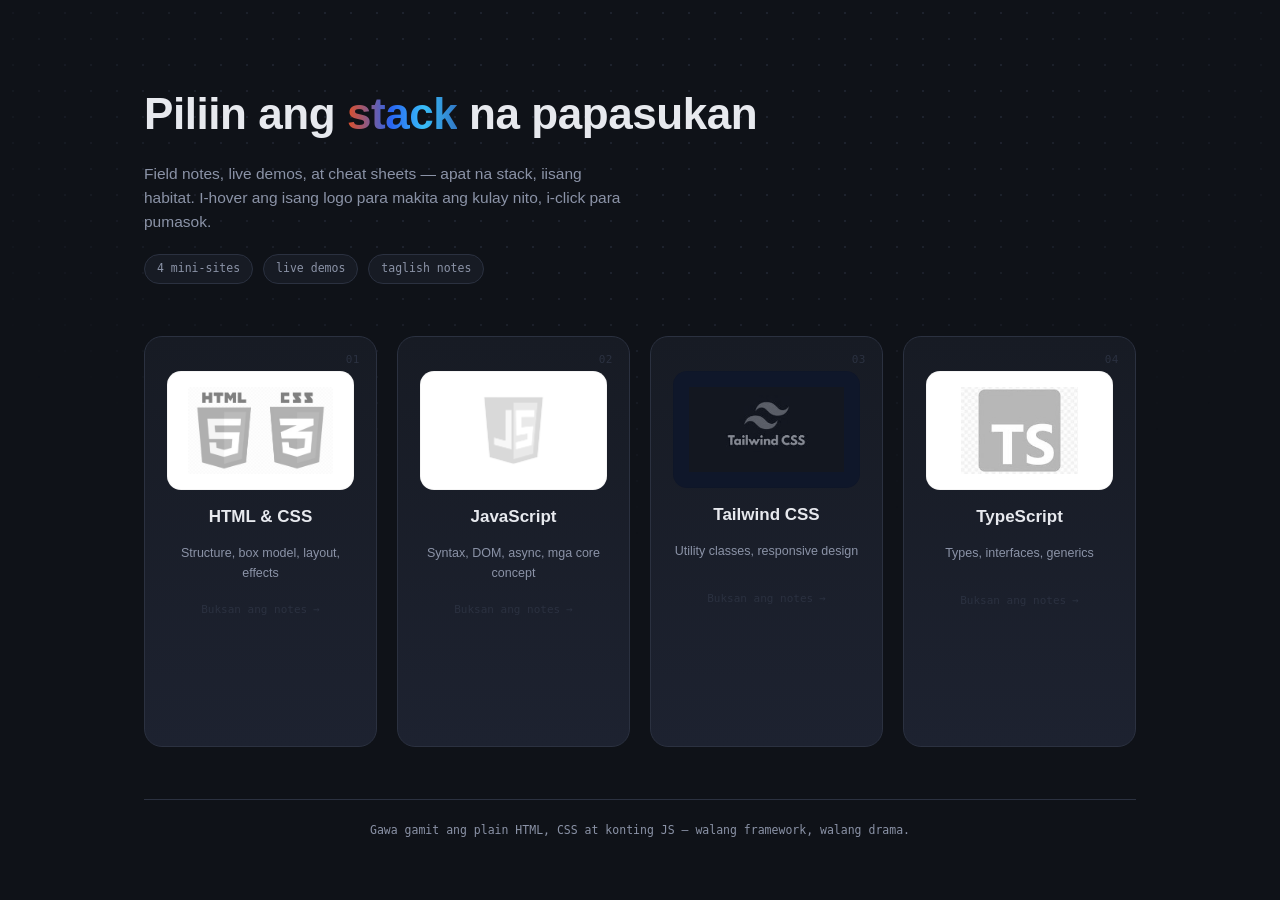
<file: index.html>
<!DOCTYPE html>
<html lang="tl">
<head>
  <meta charset="UTF-8">
  <meta name="viewport" content="width=device-width, initial-scale=1.0">
  <title>Cheat Notes — Dev Field Notes Hub</title>
  <link rel="stylesheet" href="css/hub.css">
</head>
<body>

  <div class="bg-grid" aria-hidden="true"></div>

  <main class="hub">

    <header class="hub-header">
      <h1>Piliin ang <span class="hub-title-accent">stack</span> na papasukan</h1>
      <p>Field notes, live demos, at cheat sheets — apat na stack, iisang habitat. I-hover ang isang logo para makita ang kulay nito, i-click para pumasok.</p>

      <div class="hub-tags">
        <span>4 mini-sites</span>
        <span>live demos</span>
        <span>taglish notes</span>
      </div>
    </header>

    <div class="tech-grid">

      <a class="tech-card" href="./htmlcss-field-notes/index.html" style="--tech-1:#E34F26; --tech-2:#2965F1;">
        <span class="tech-index">01</span>
        <span class="tech-glow"></span>
        <span class="tech-plate">
          <img src="assets/logos/htmlcss.jpg" alt="HTML5 &amp; CSS3 logo">
        </span>
        <span class="tech-name">HTML &amp; CSS</span>
        <span class="tech-desc">Structure, box model, layout, effects</span>
        <span class="tech-cta">Buksan ang notes <span class="arrow">→</span></span>
      </a>

      <a class="tech-card" href="./js-field-notes/index.html" style="--tech-1:#F7DF1E; --tech-2:#C9A400;">
        <span class="tech-index">02</span>
        <span class="tech-glow"></span>
        <span class="tech-plate">
          <img src="assets/logos/js.webp" alt="JavaScript logo">
        </span>
        <span class="tech-name">JavaScript</span>
        <span class="tech-desc">Syntax, DOM, async, mga core concept</span>
        <span class="tech-cta">Buksan ang notes <span class="arrow">→</span></span>
      </a>

      <a class="tech-card" href="./tailwind-field-notes/index.html" style="--tech-1:#38BDF8; --tech-2:#06B6D4;">
        <span class="tech-index">03</span>
        <span class="tech-glow"></span>
        <span class="tech-plate tech-plate--dark">
          <img src="assets/logos/tailwind.jpeg" alt="Tailwind CSS logo">
        </span>
        <span class="tech-name">Tailwind CSS</span>
        <span class="tech-desc">Utility classes, responsive design</span>
        <span class="tech-cta">Buksan ang notes <span class="arrow">→</span></span>
      </a>

      <a class="tech-card" href="./ts-field-notes/index.html" style="--tech-1:#3178C6; --tech-2:#235A97;">
        <span class="tech-index">04</span>
        <span class="tech-glow"></span>
        <span class="tech-plate">
          <img src="assets/logos/ts.jpeg" alt="TypeScript logo">
        </span>
        <span class="tech-name">TypeScript</span>
        <span class="tech-desc">Types, interfaces, generics</span>
        <span class="tech-cta">Buksan ang notes <span class="arrow">→</span></span>
      </a>

    </div>

    <footer class="hub-footer">Gawa gamit ang plain HTML, CSS at konting JS — walang framework, walang drama.</footer>
  </main>

</body>
</html>
</file>
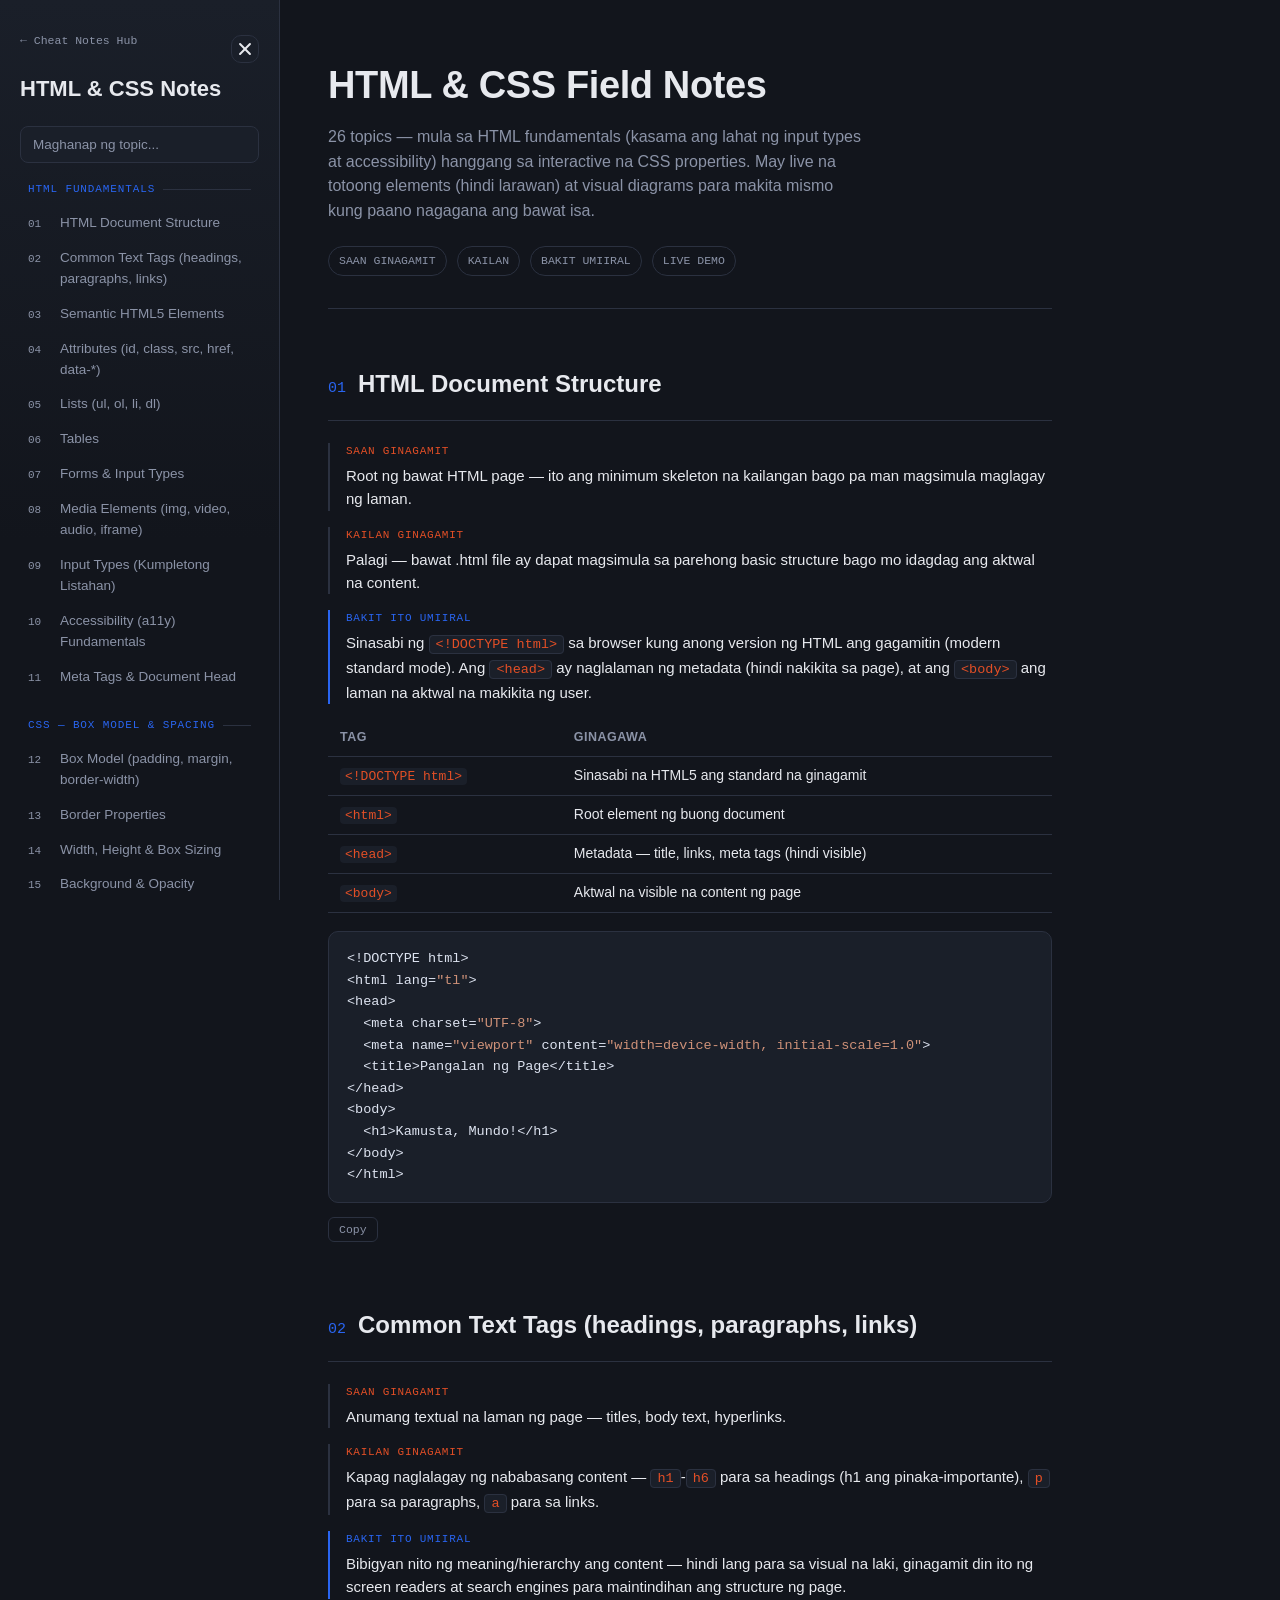
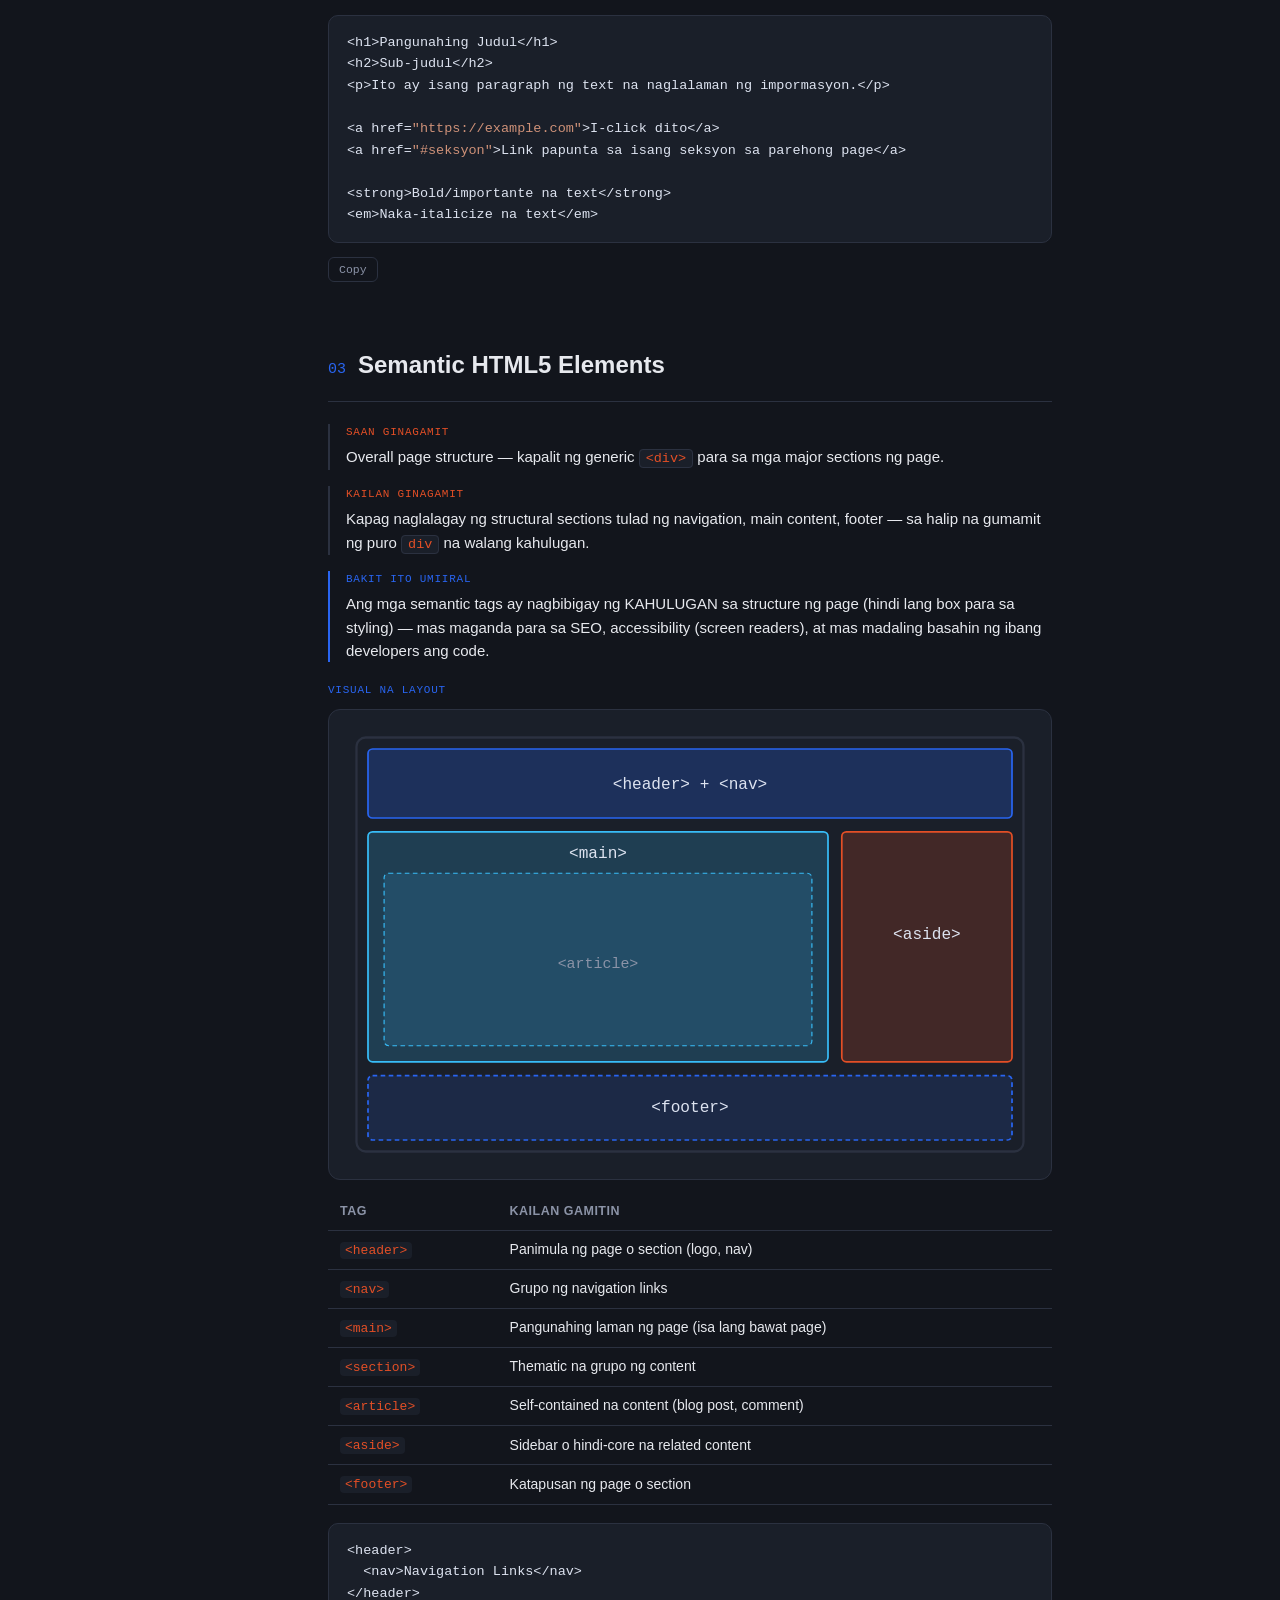
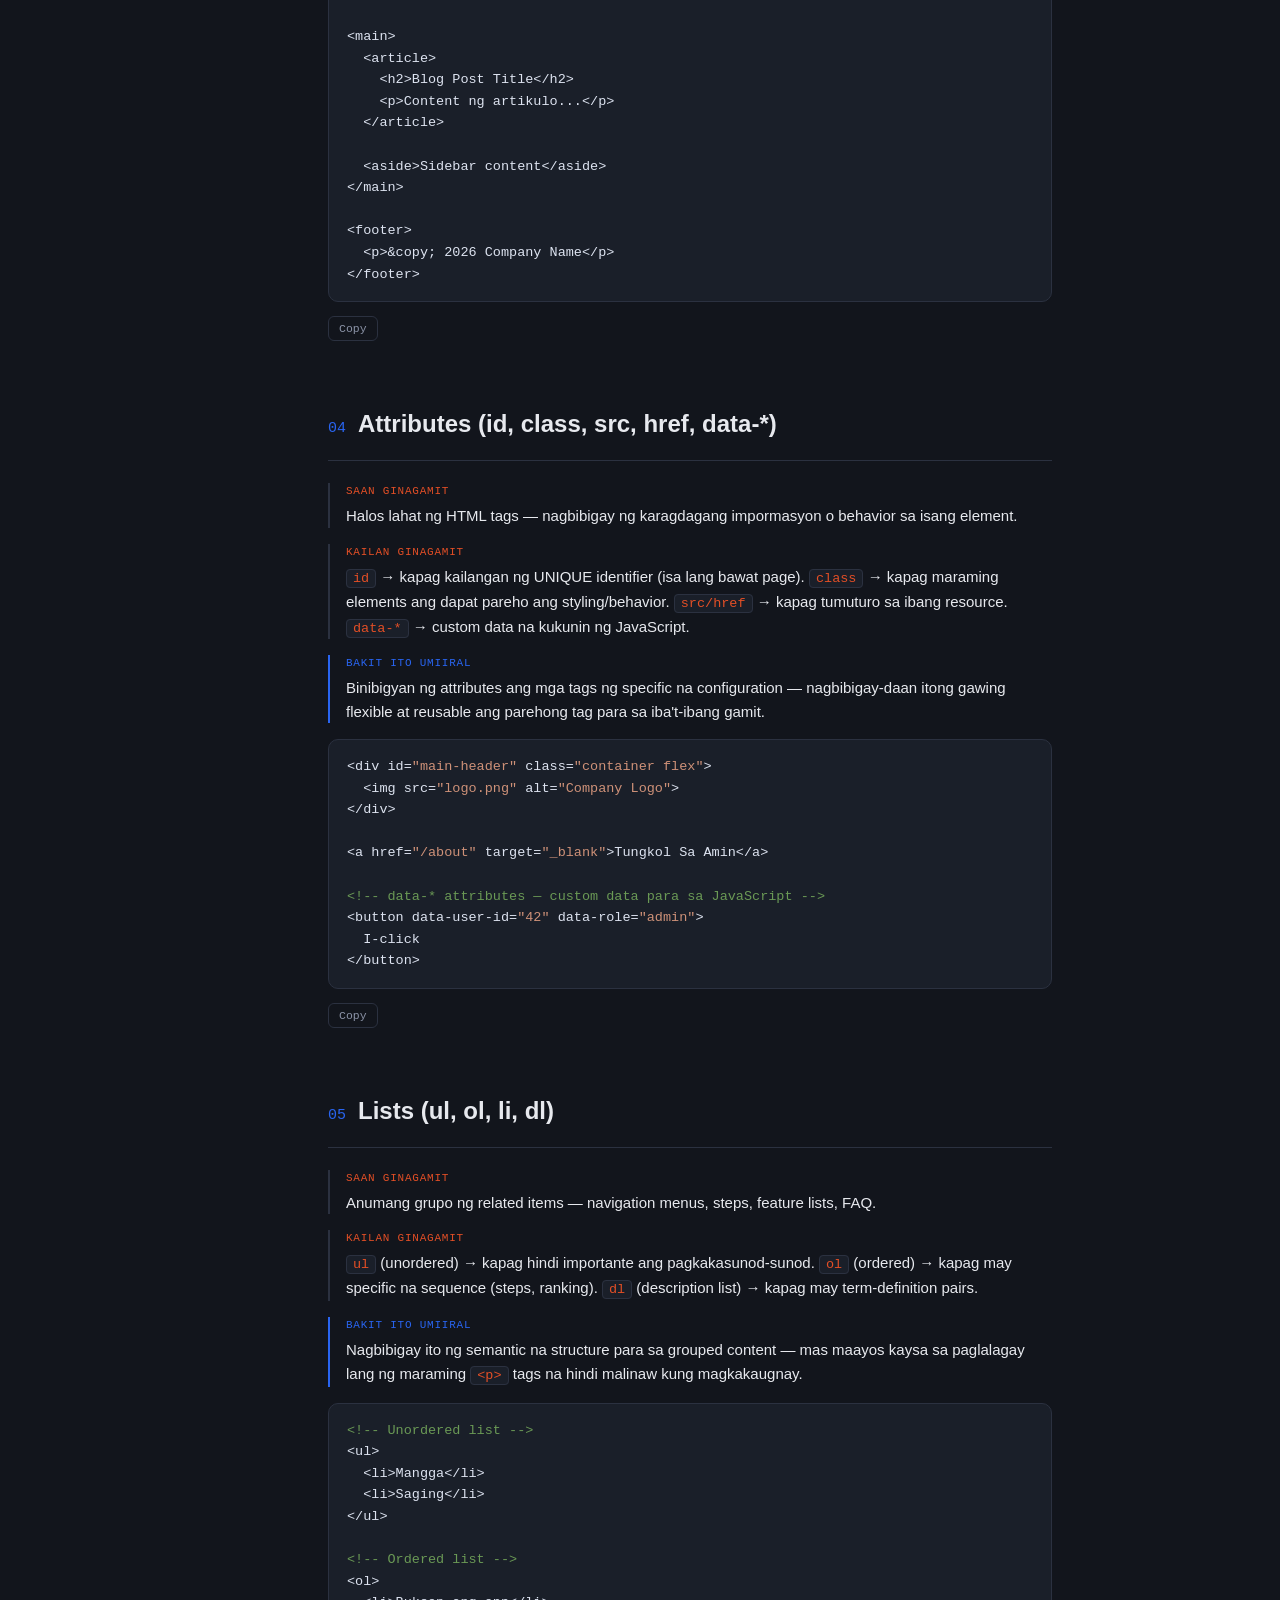
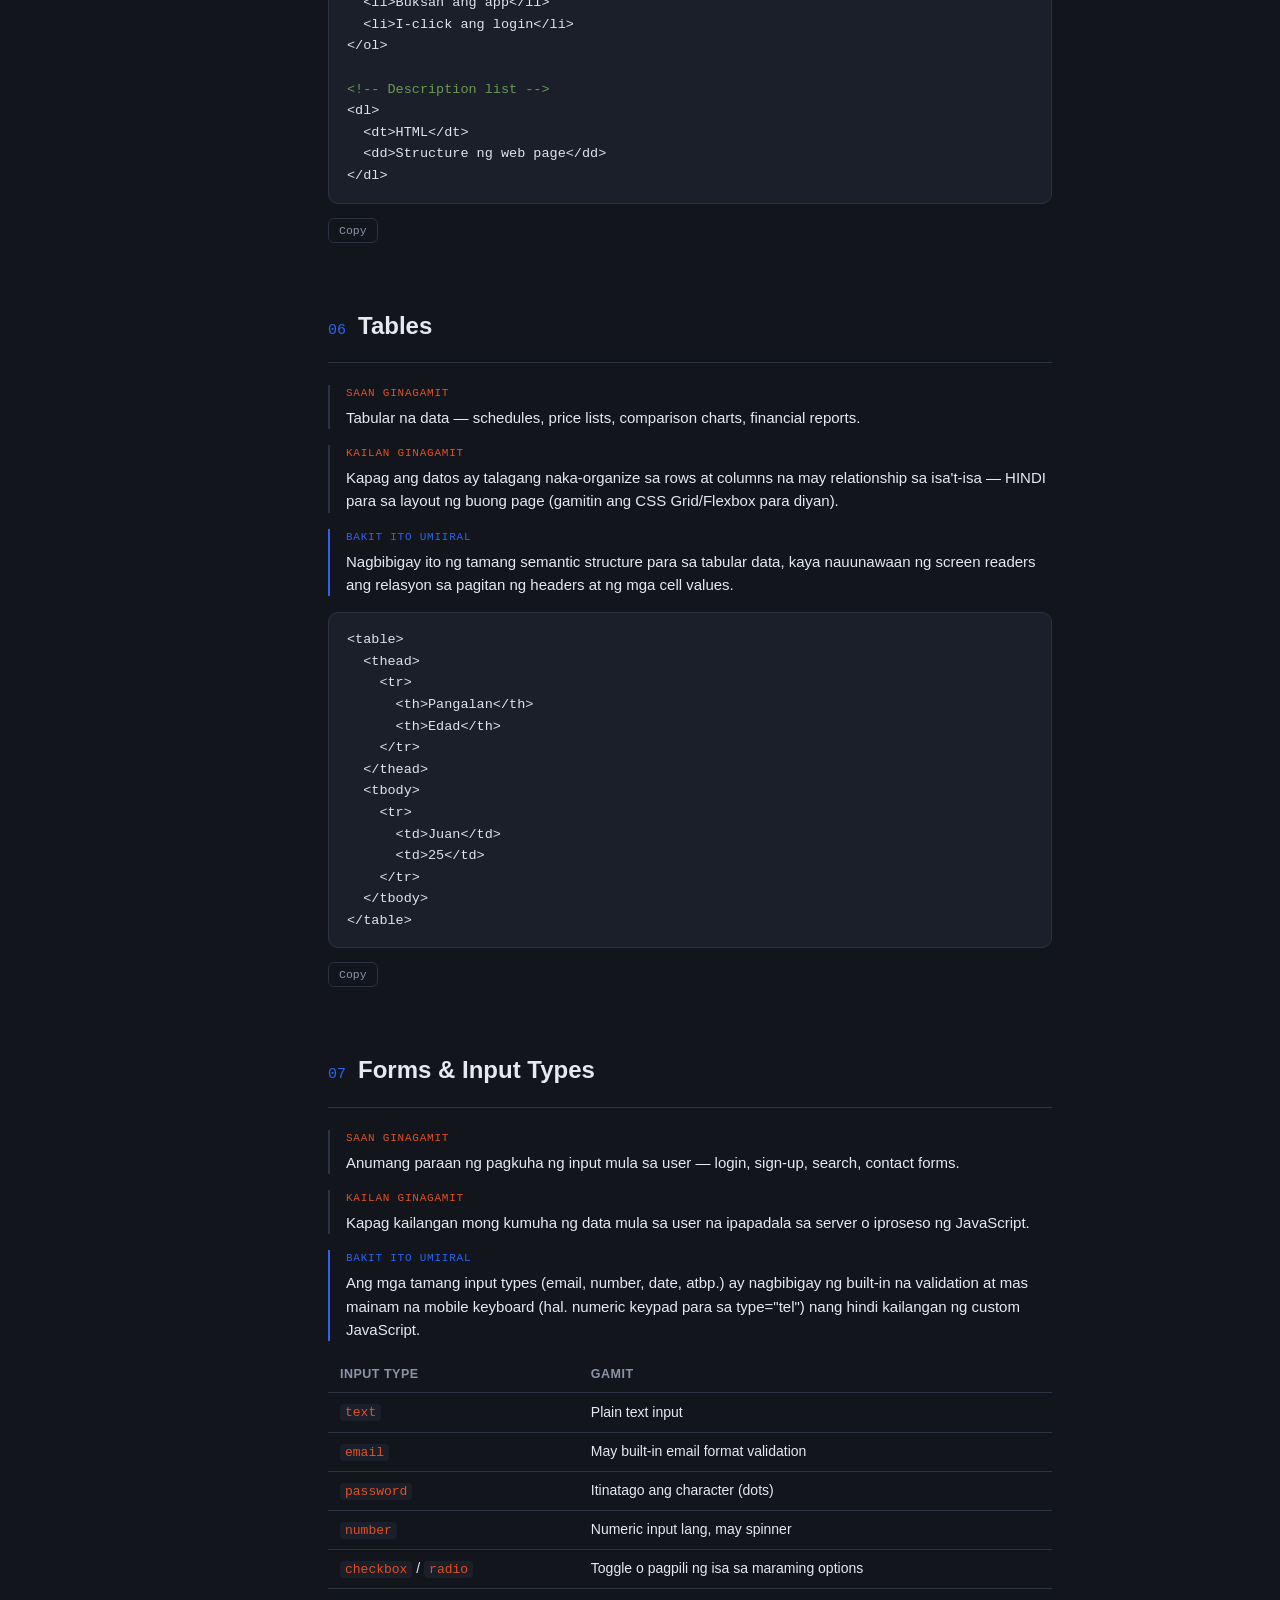
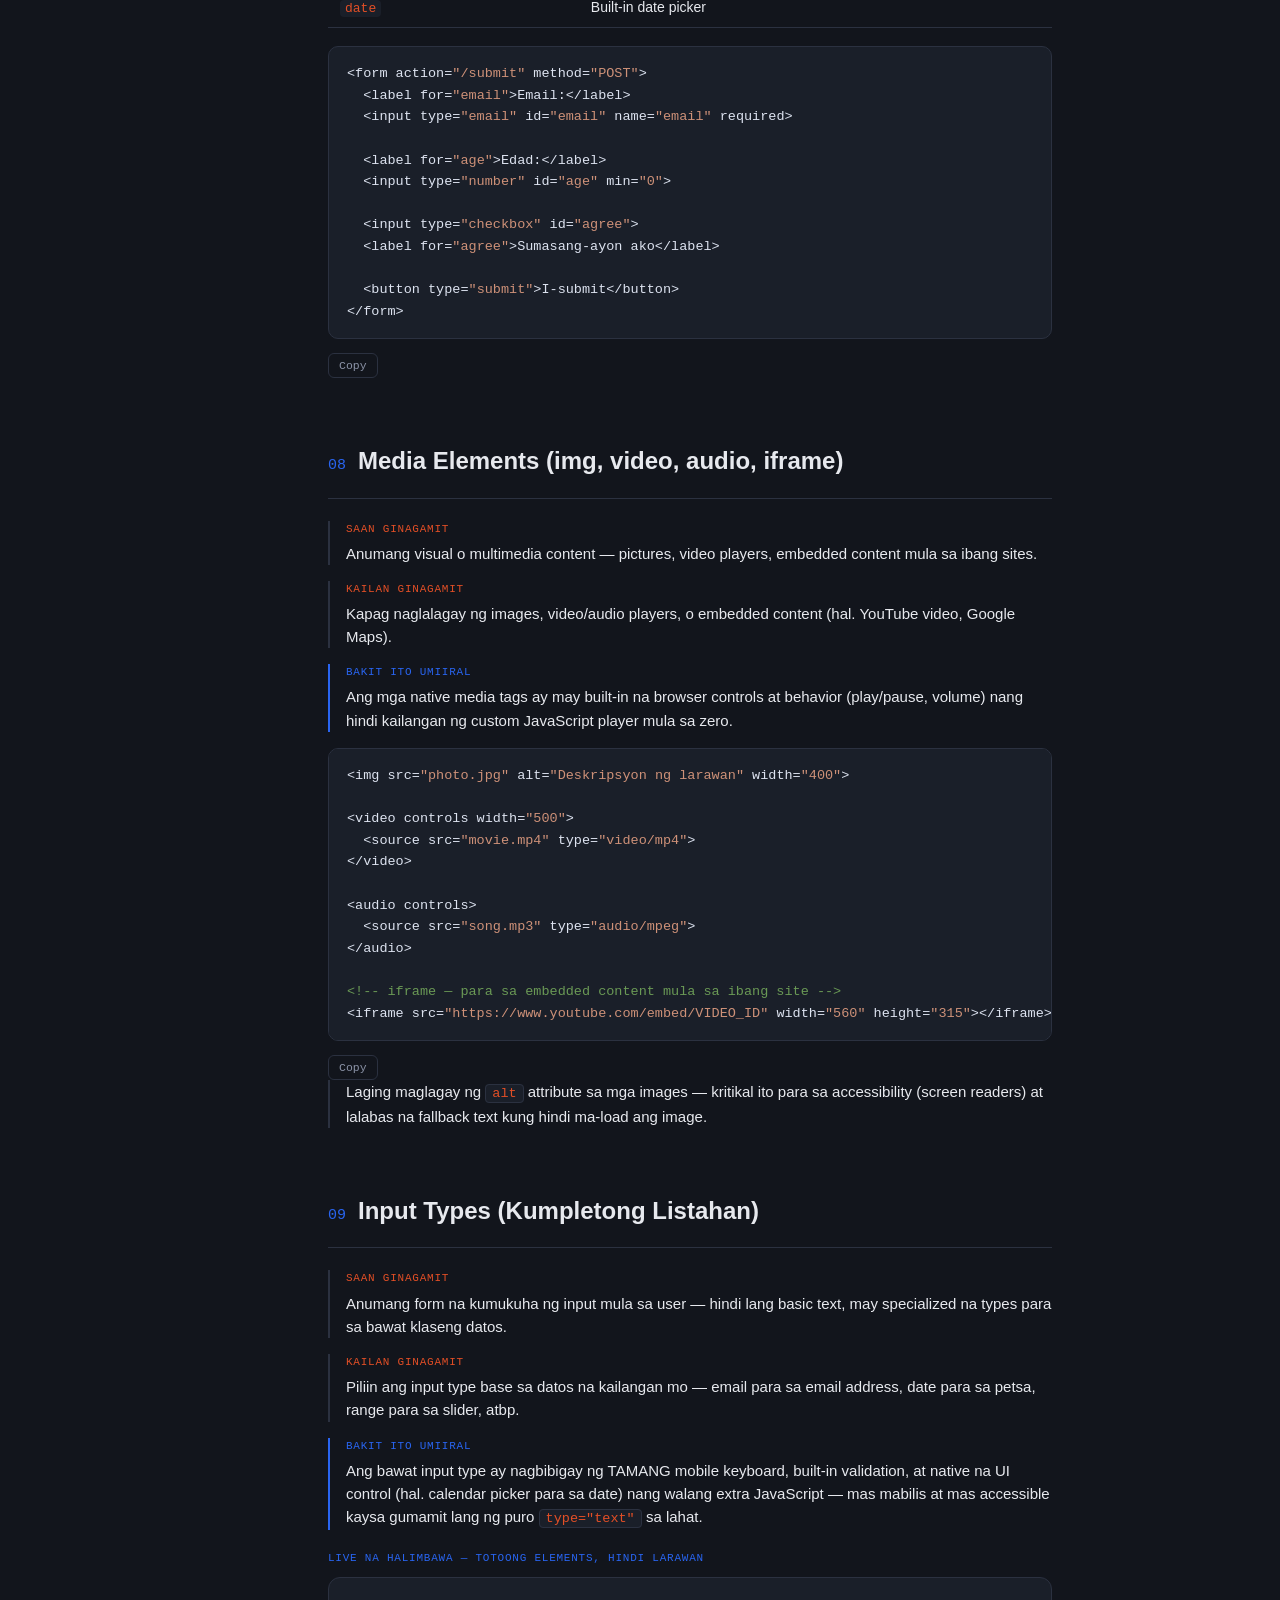
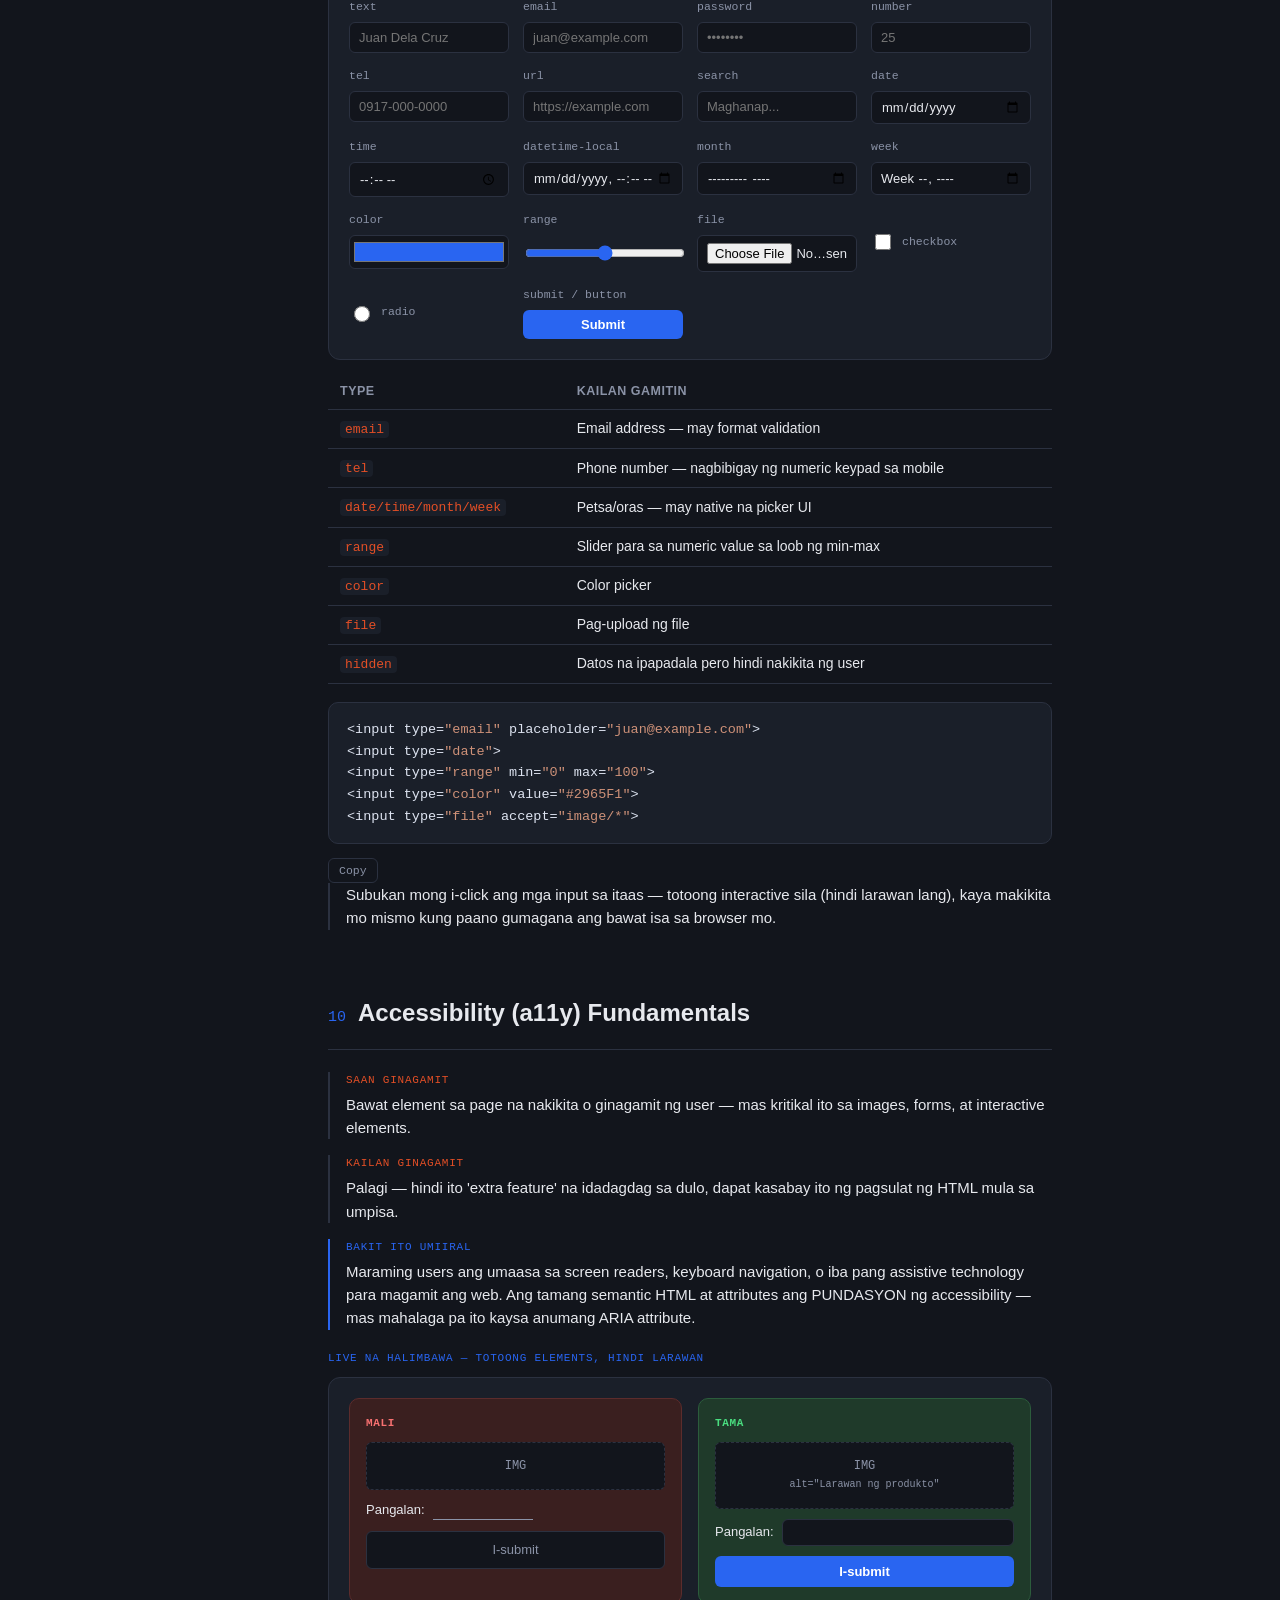
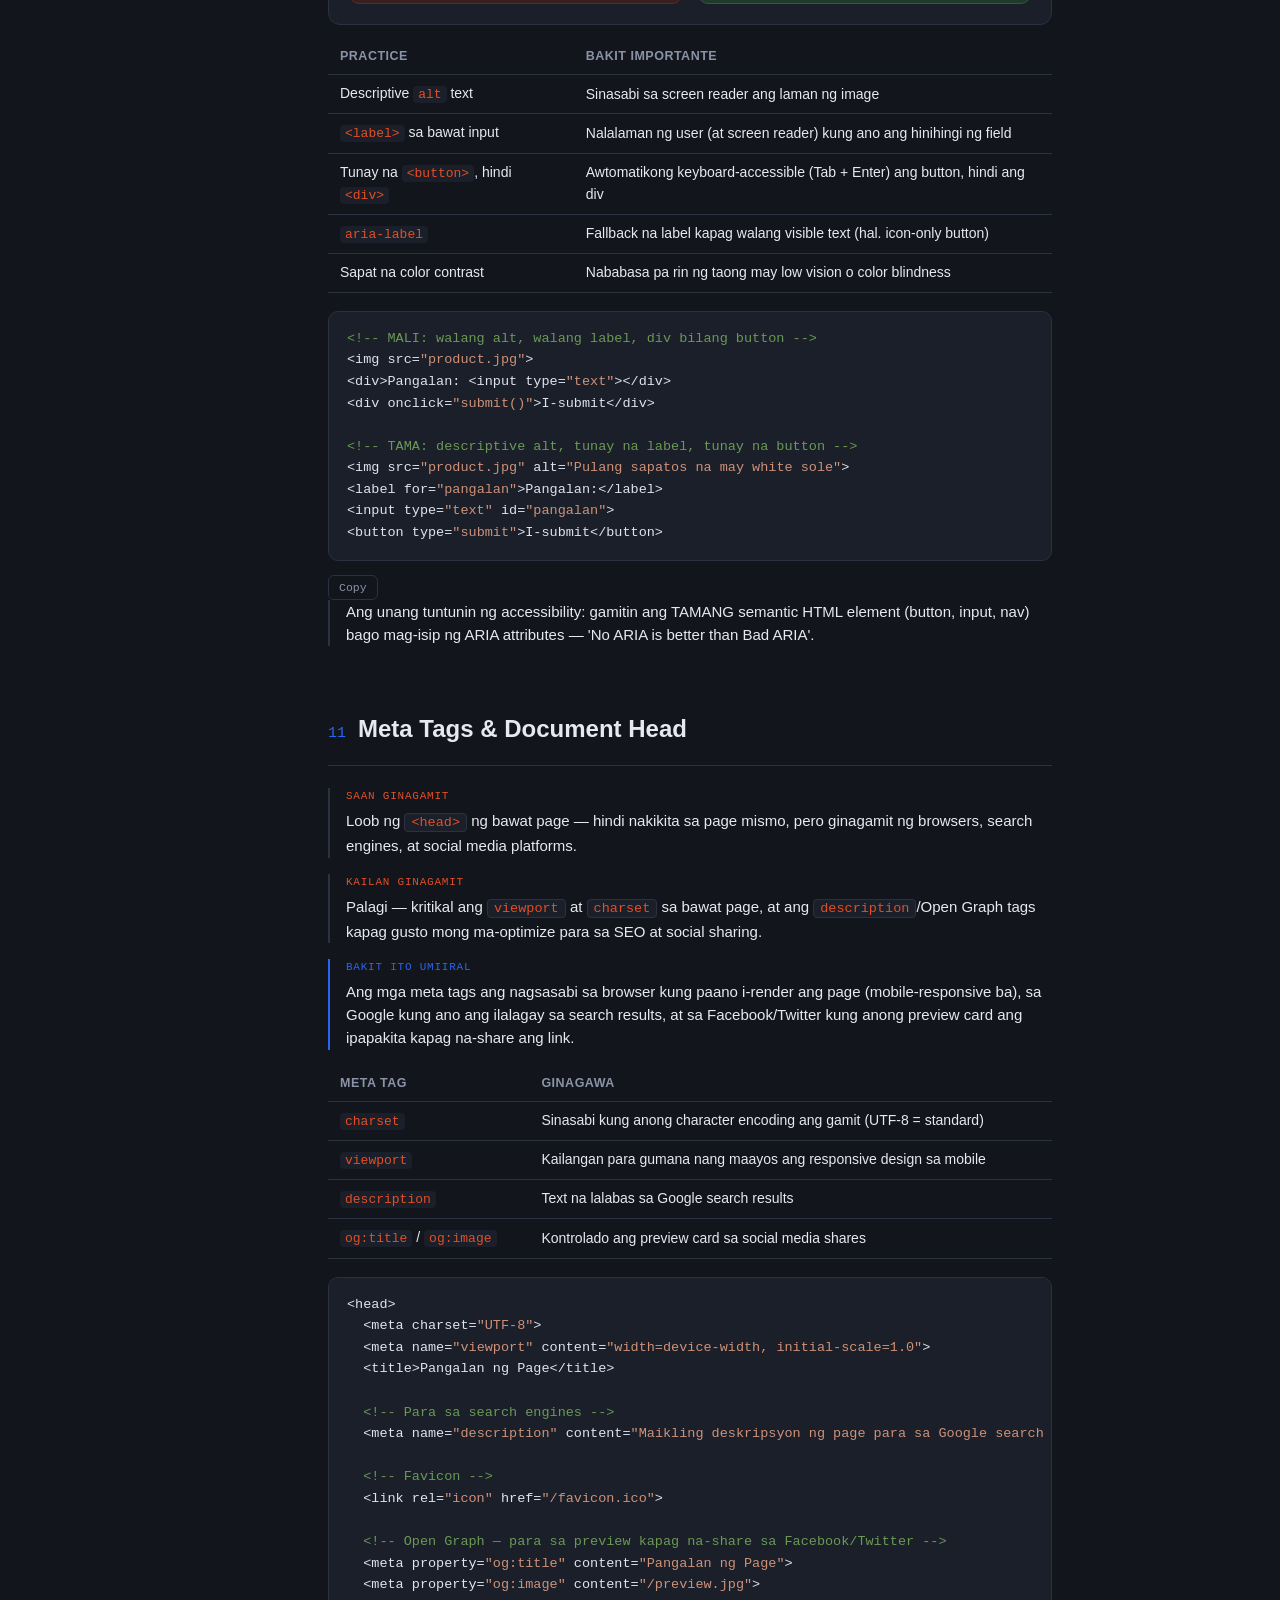
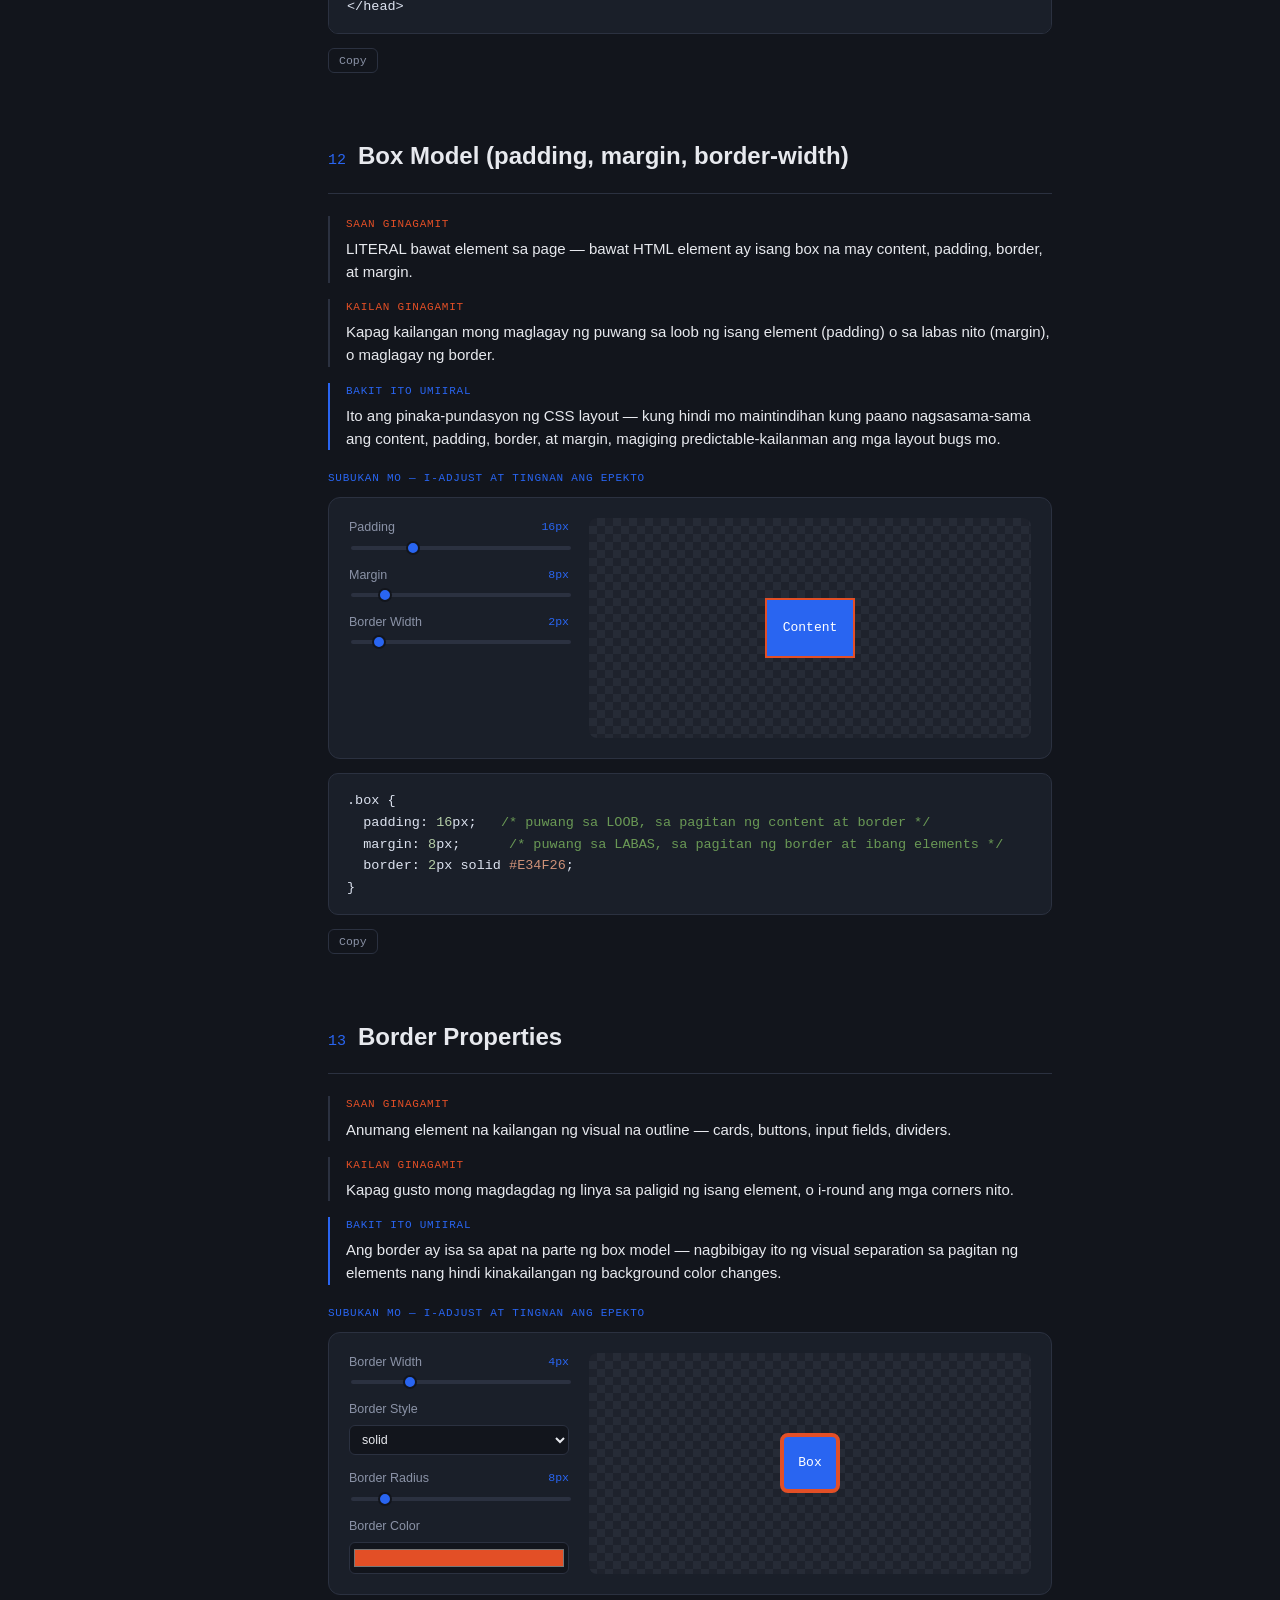
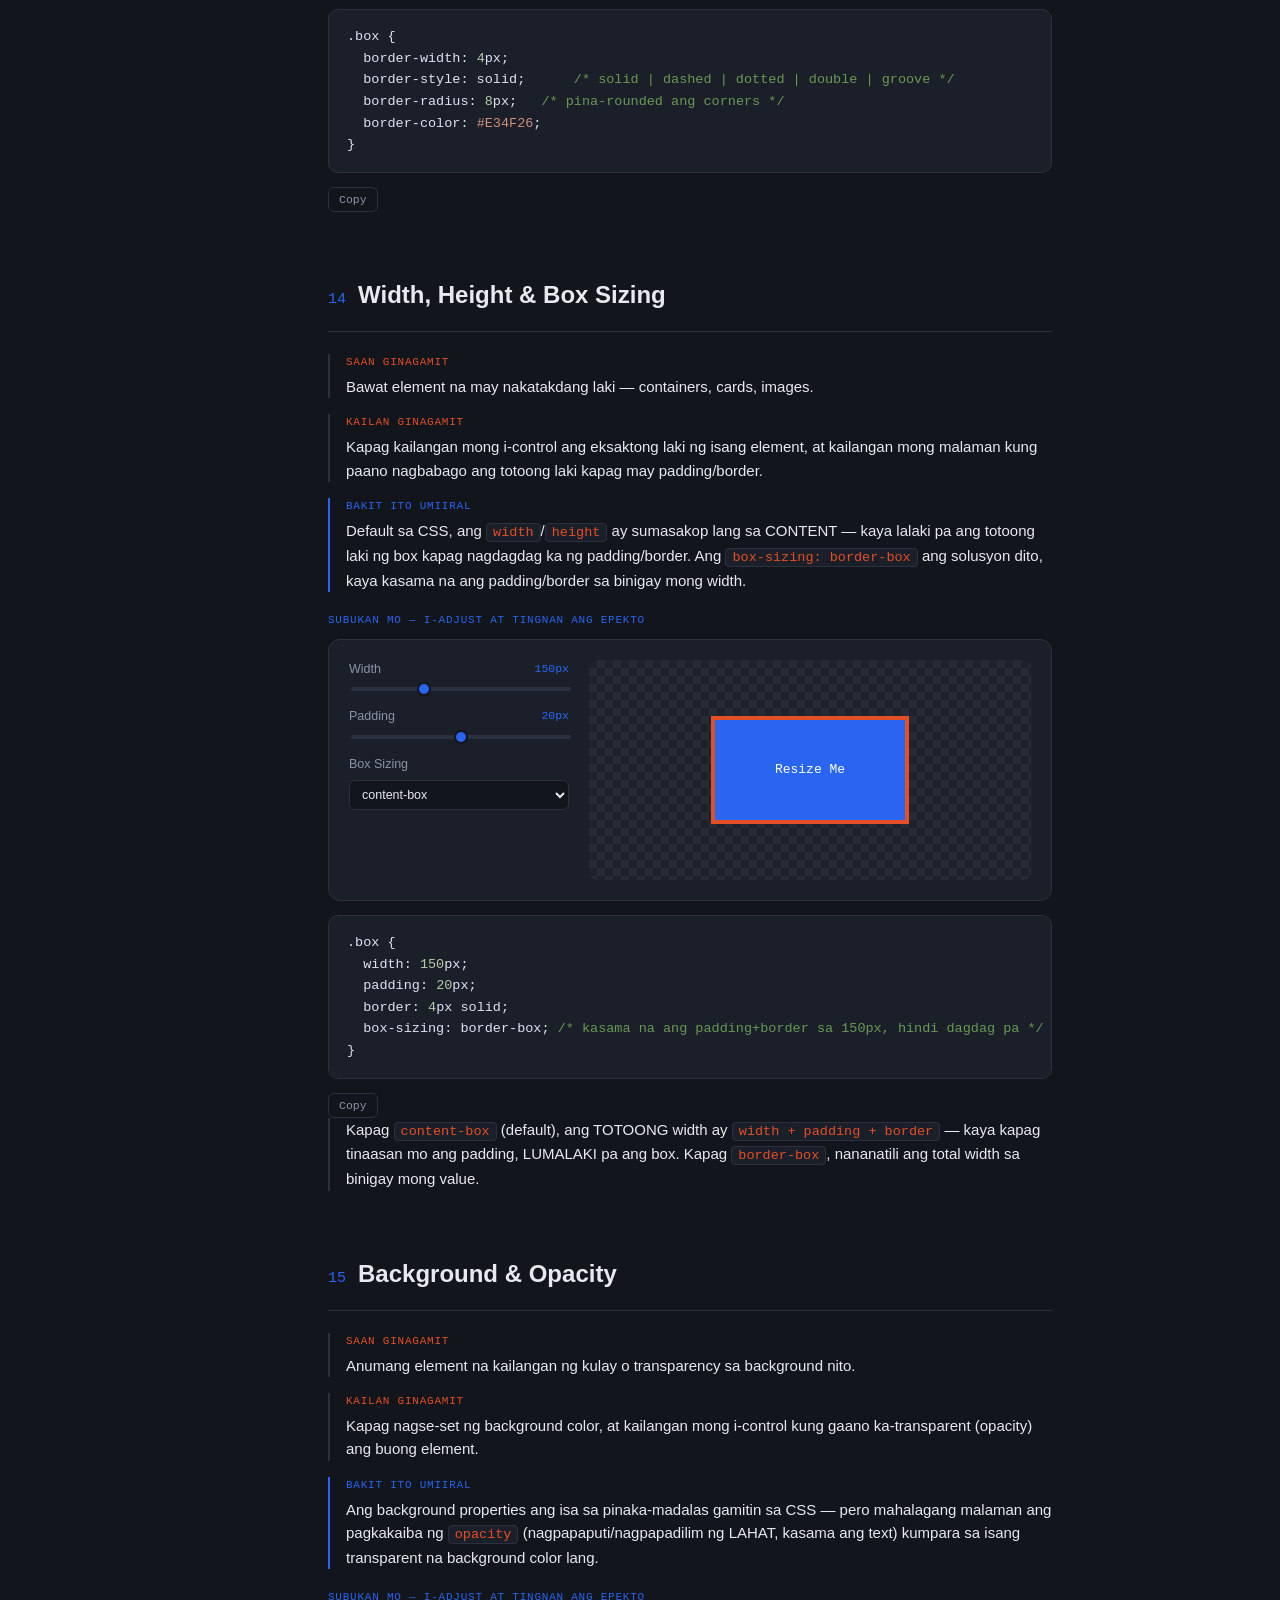
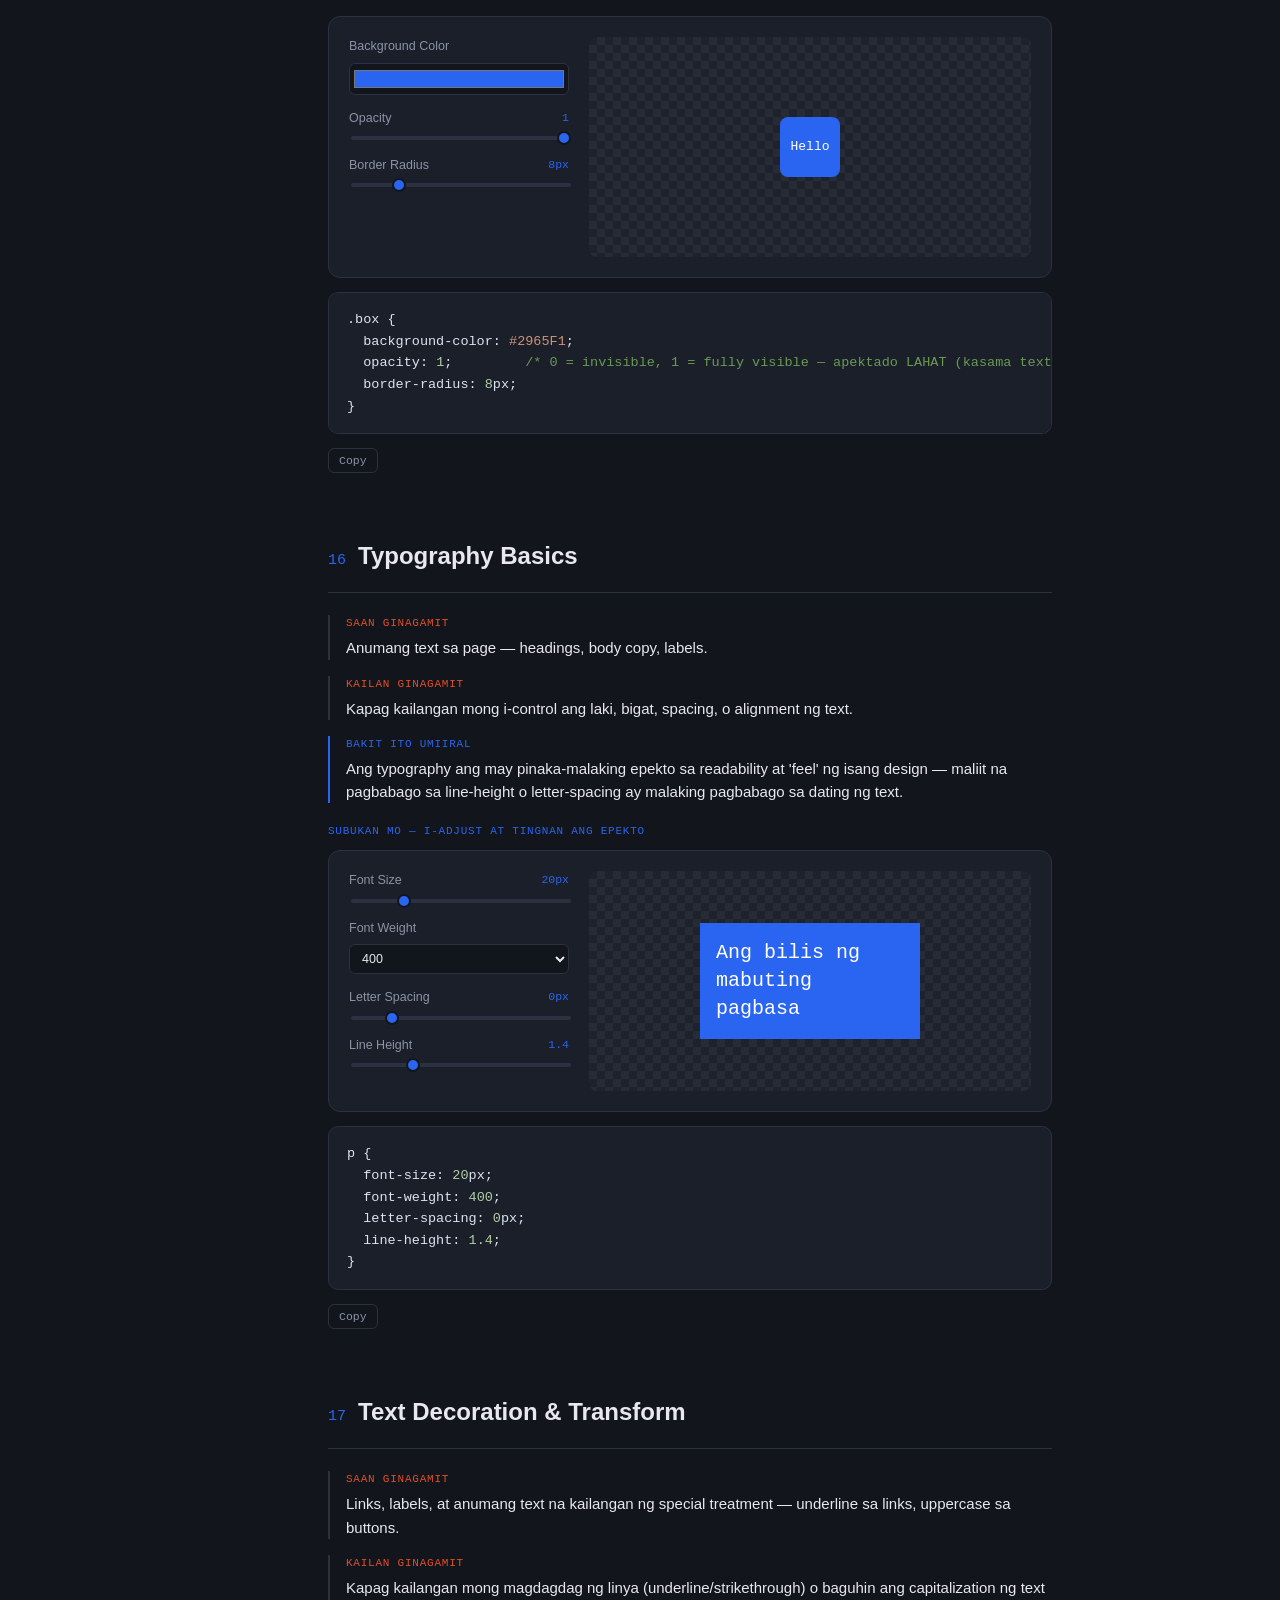
<file: htmlcss-field-notes/index.html>
<!DOCTYPE html>
<html lang="tl">
<head>
<meta charset="UTF-8">
<meta name="viewport" content="width=device-width, initial-scale=1.0">
<title>HTML & CSS Field Notes</title>
<link rel="stylesheet" href="css/style.css">
</head>
<body>

<div id="app" class="app-shell"></div>

<!-- Data layer (may PHASES + TOPICS, kasama ang demo configs) -->
<script src="js/data/topics.js"></script>

<!-- Base component -->
<script src="js/components/Component.js"></script>

<!-- Leaf components (walang dependency sa ibang components) -->
<script src="js/components/CodeBlock.js"></script>
<script src="js/components/DataTable.js"></script>
<script src="js/components/Field.js"></script>
<script src="js/components/Hero.js"></script>
<script src="js/components/NavLink.js"></script>
<script src="js/components/QuickMap.js"></script>
<script src="js/components/LiveDemo.js"></script>

<!-- Composite components (gumagamit ng ibang components) -->
<script src="js/components/SearchBar.js"></script>
<script src="js/components/NavList.js"></script>
<script src="js/components/Sidebar.js"></script>
<script src="js/components/TopicCard.js"></script>
<script src="js/components/MainContent.js"></script>

<!-- Layout -->
<script src="js/layouts/AppLayout.js"></script>

<!-- App root + entry point -->
<script src="js/App.js"></script>
<script src="js/main.js"></script>

</body>
</html>
</file>
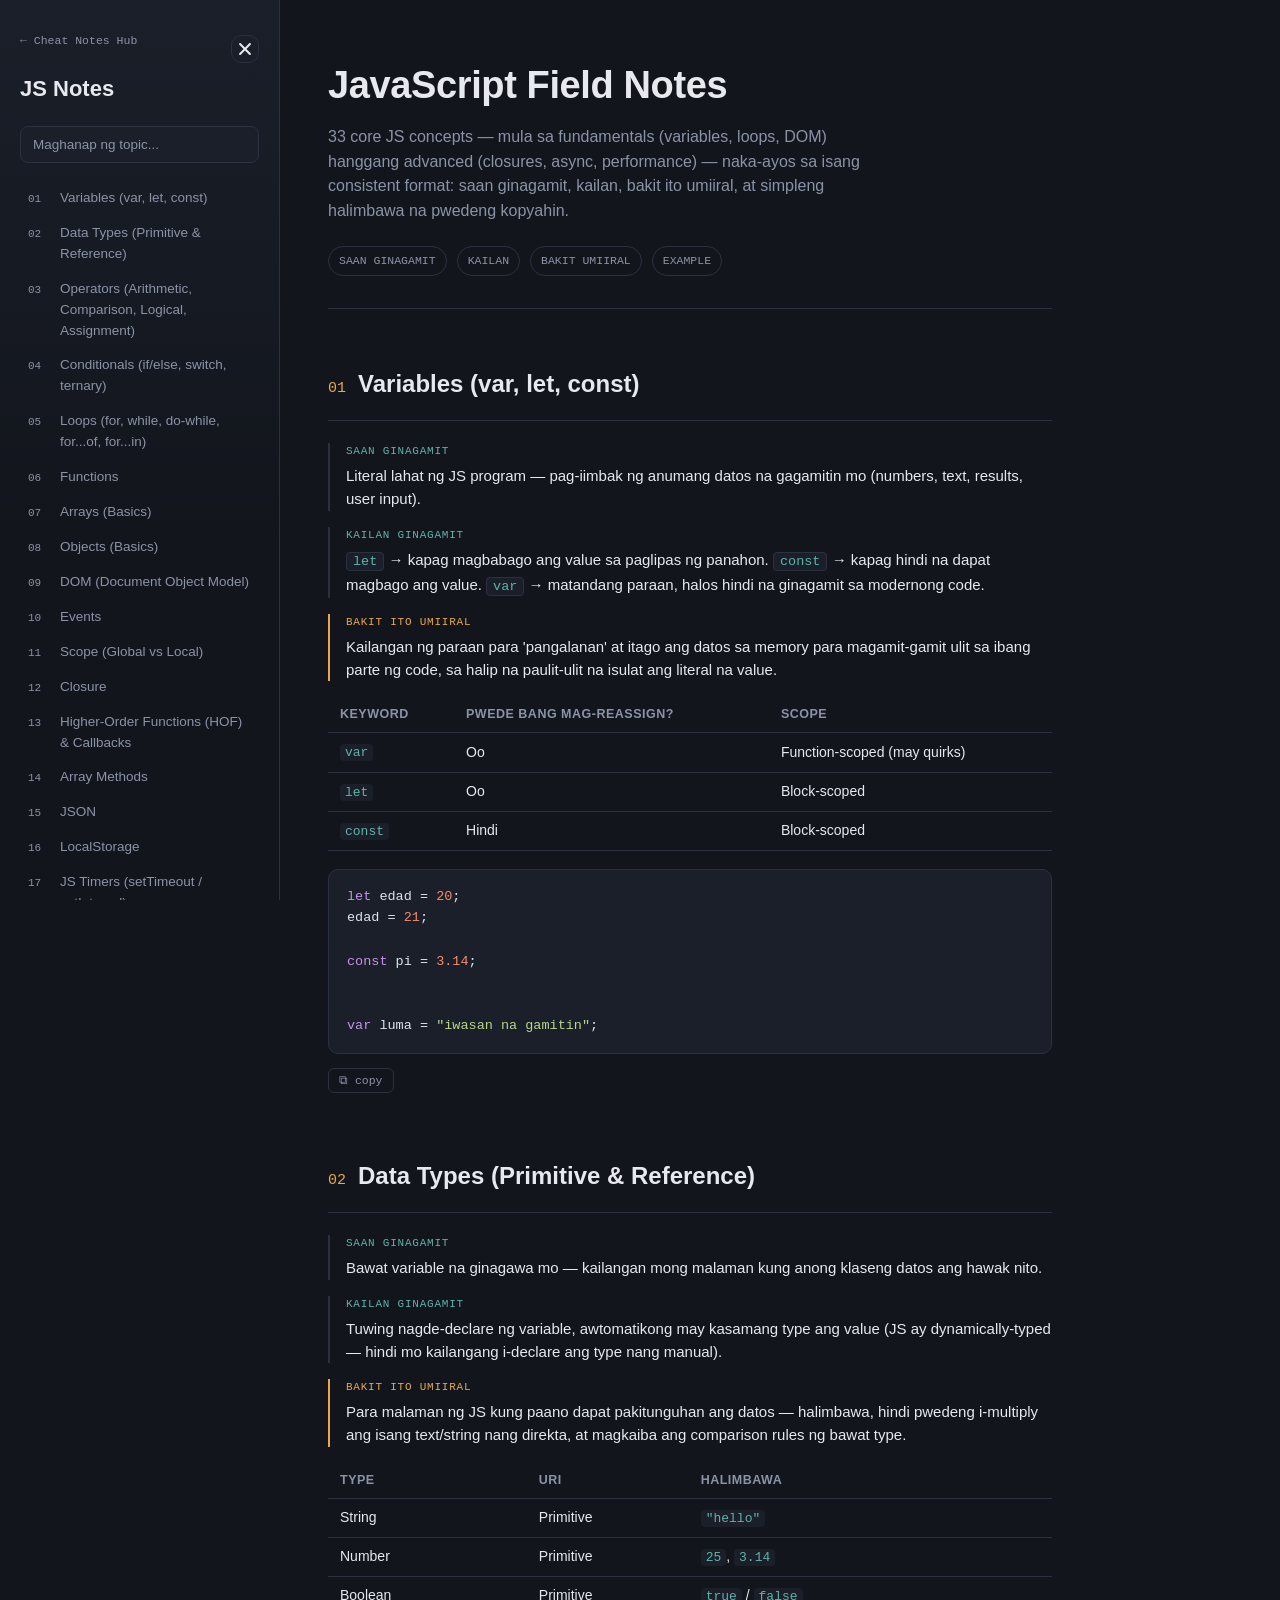
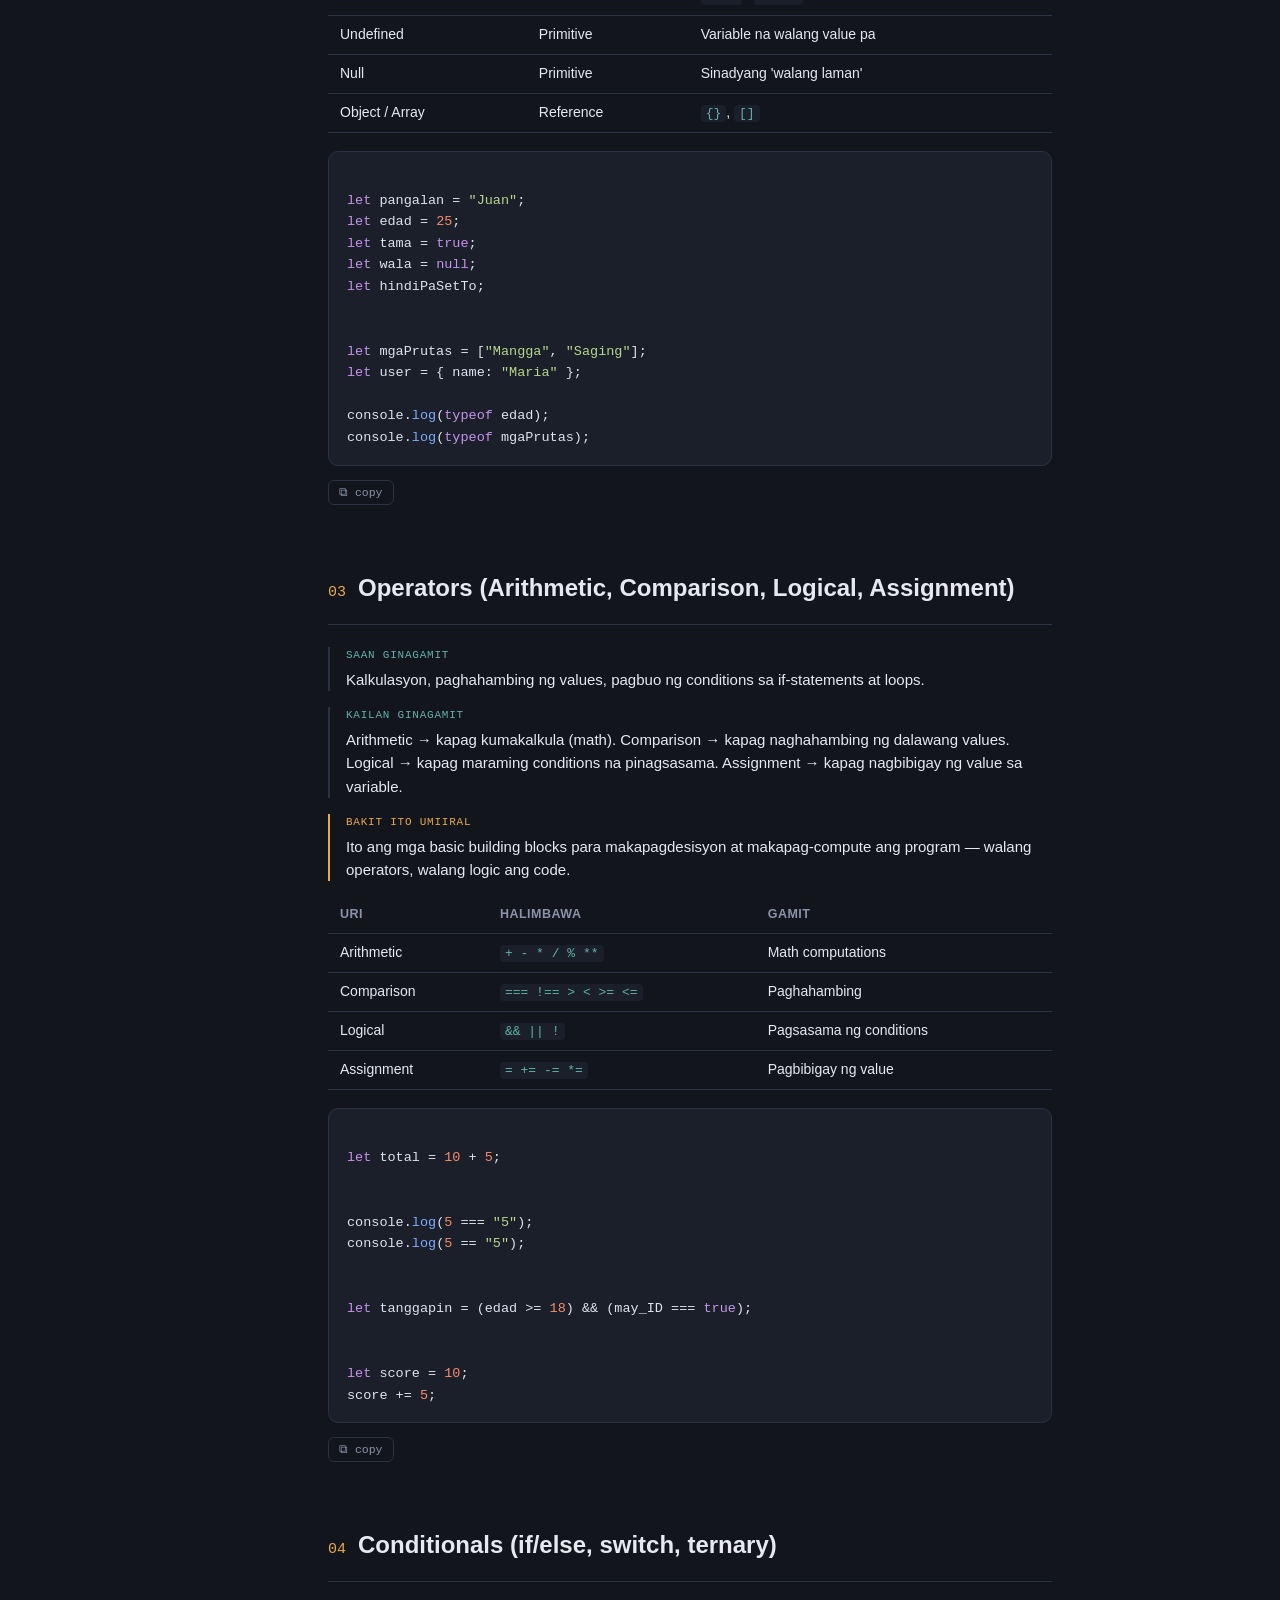
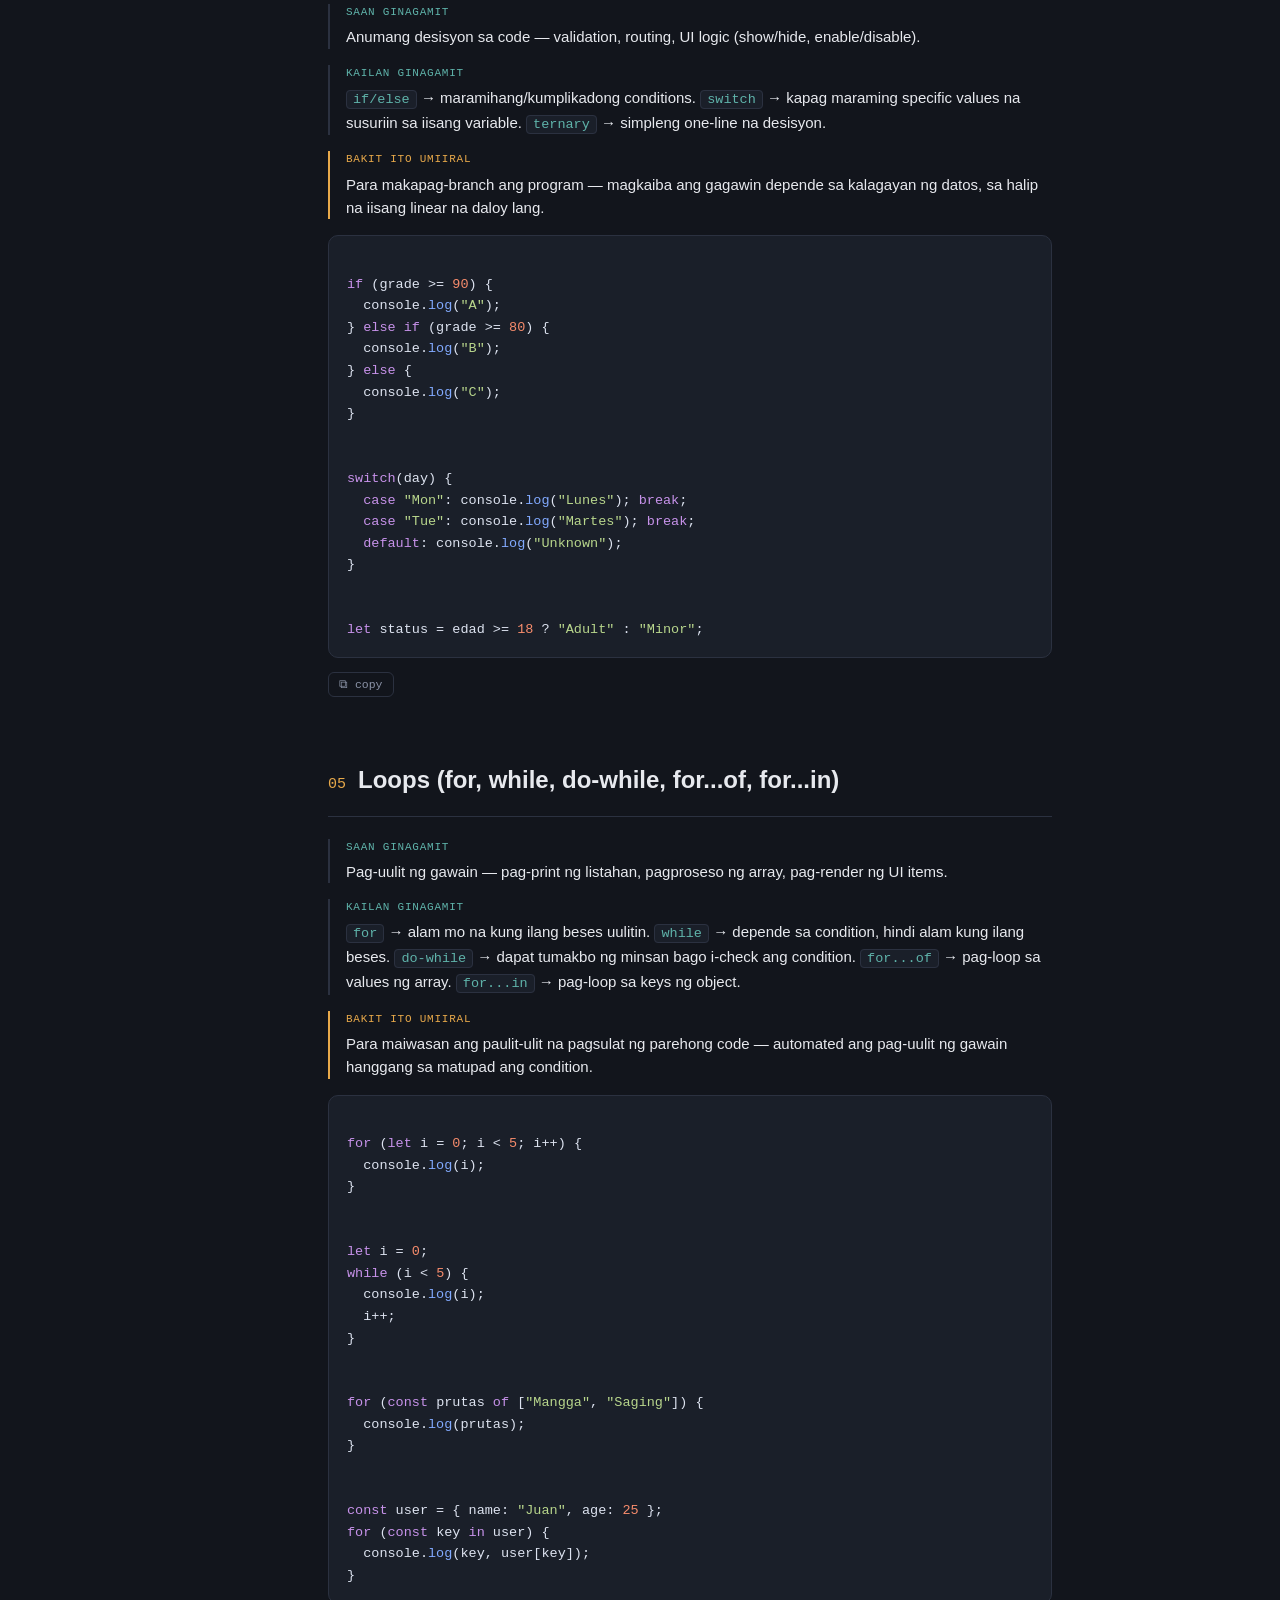
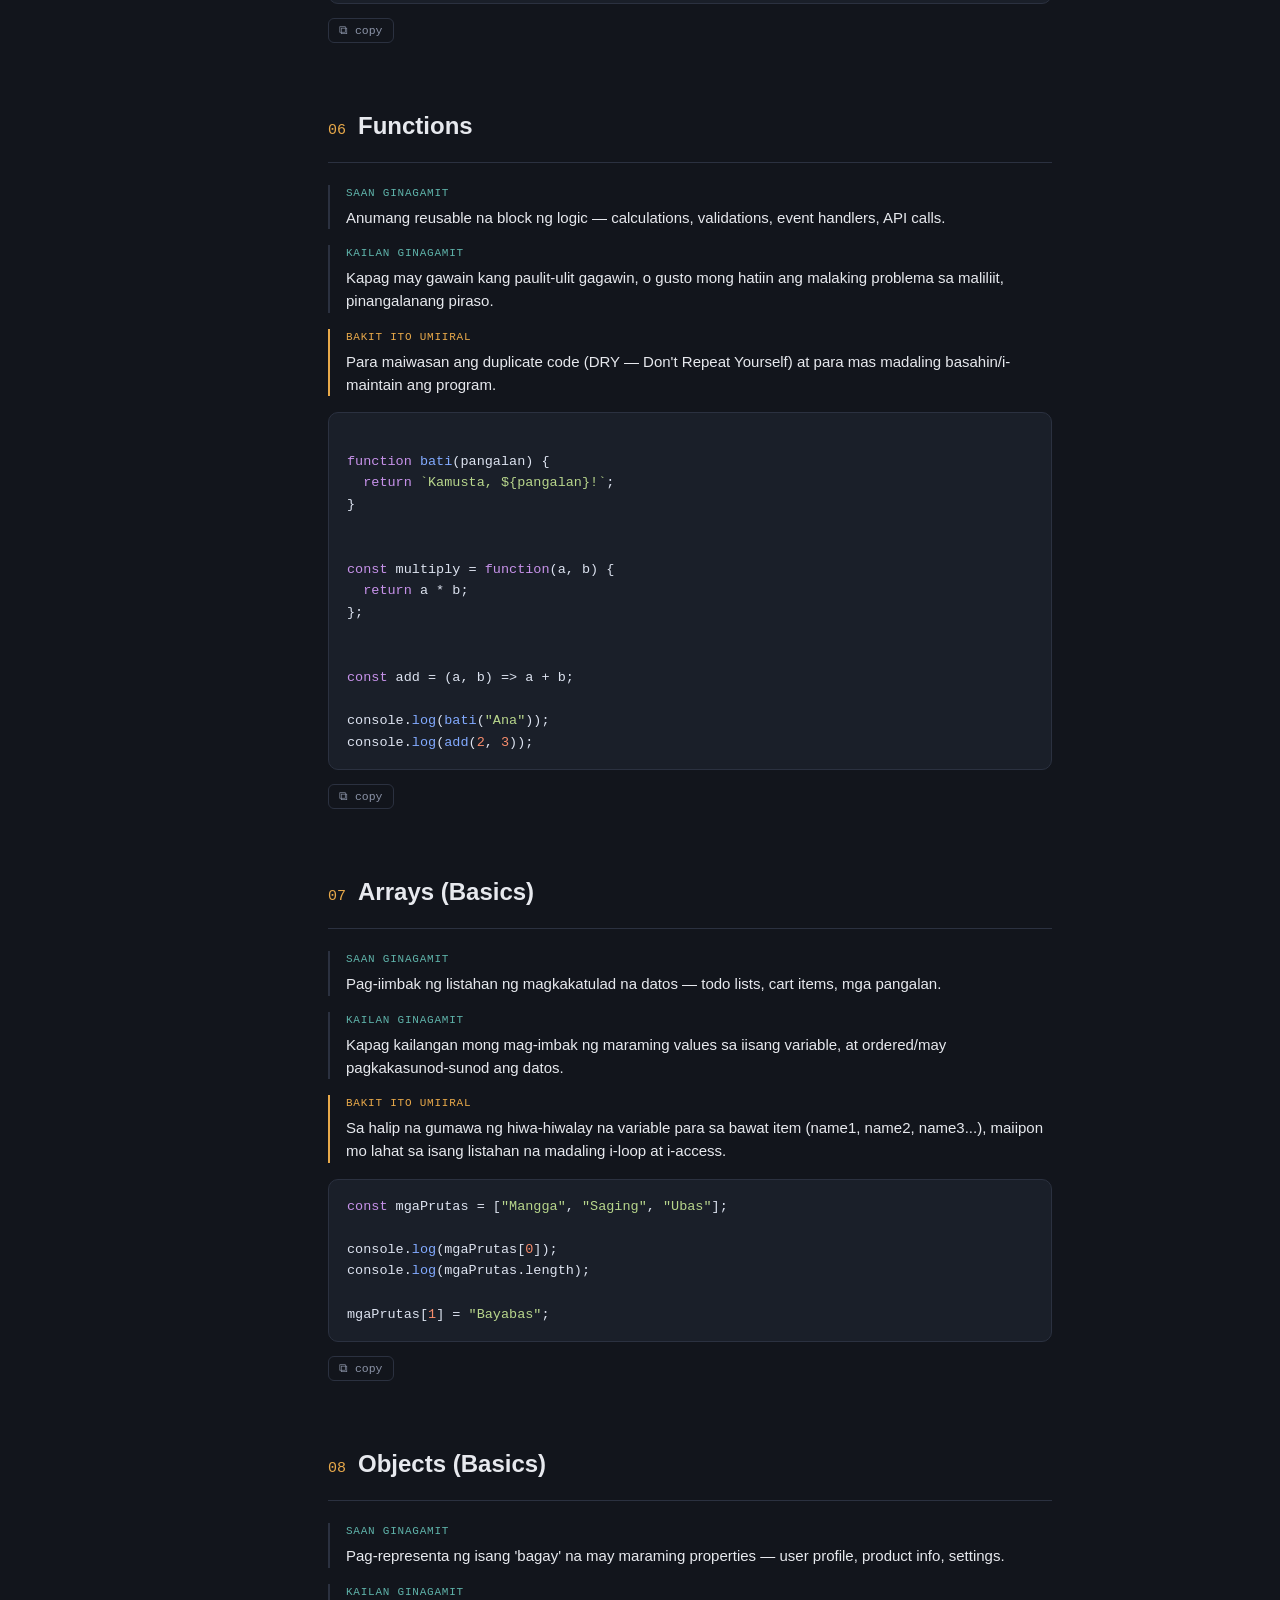
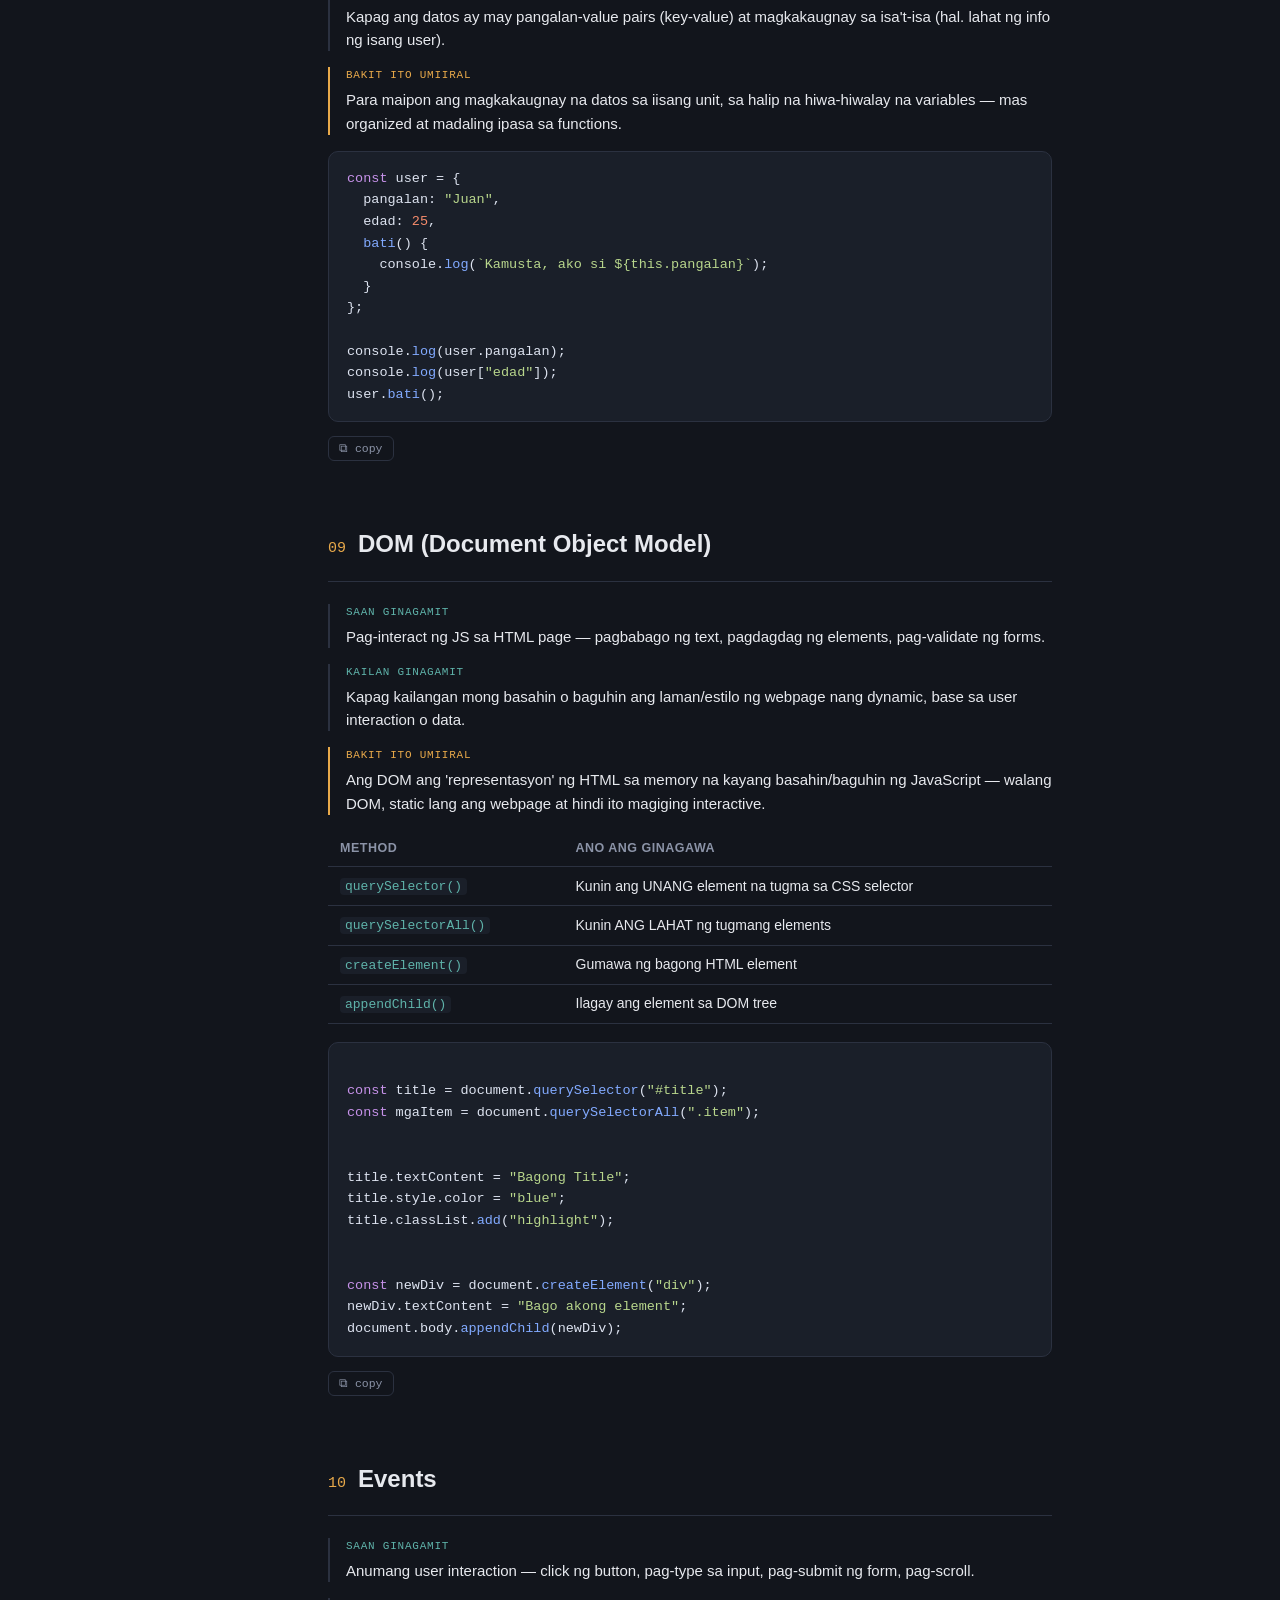
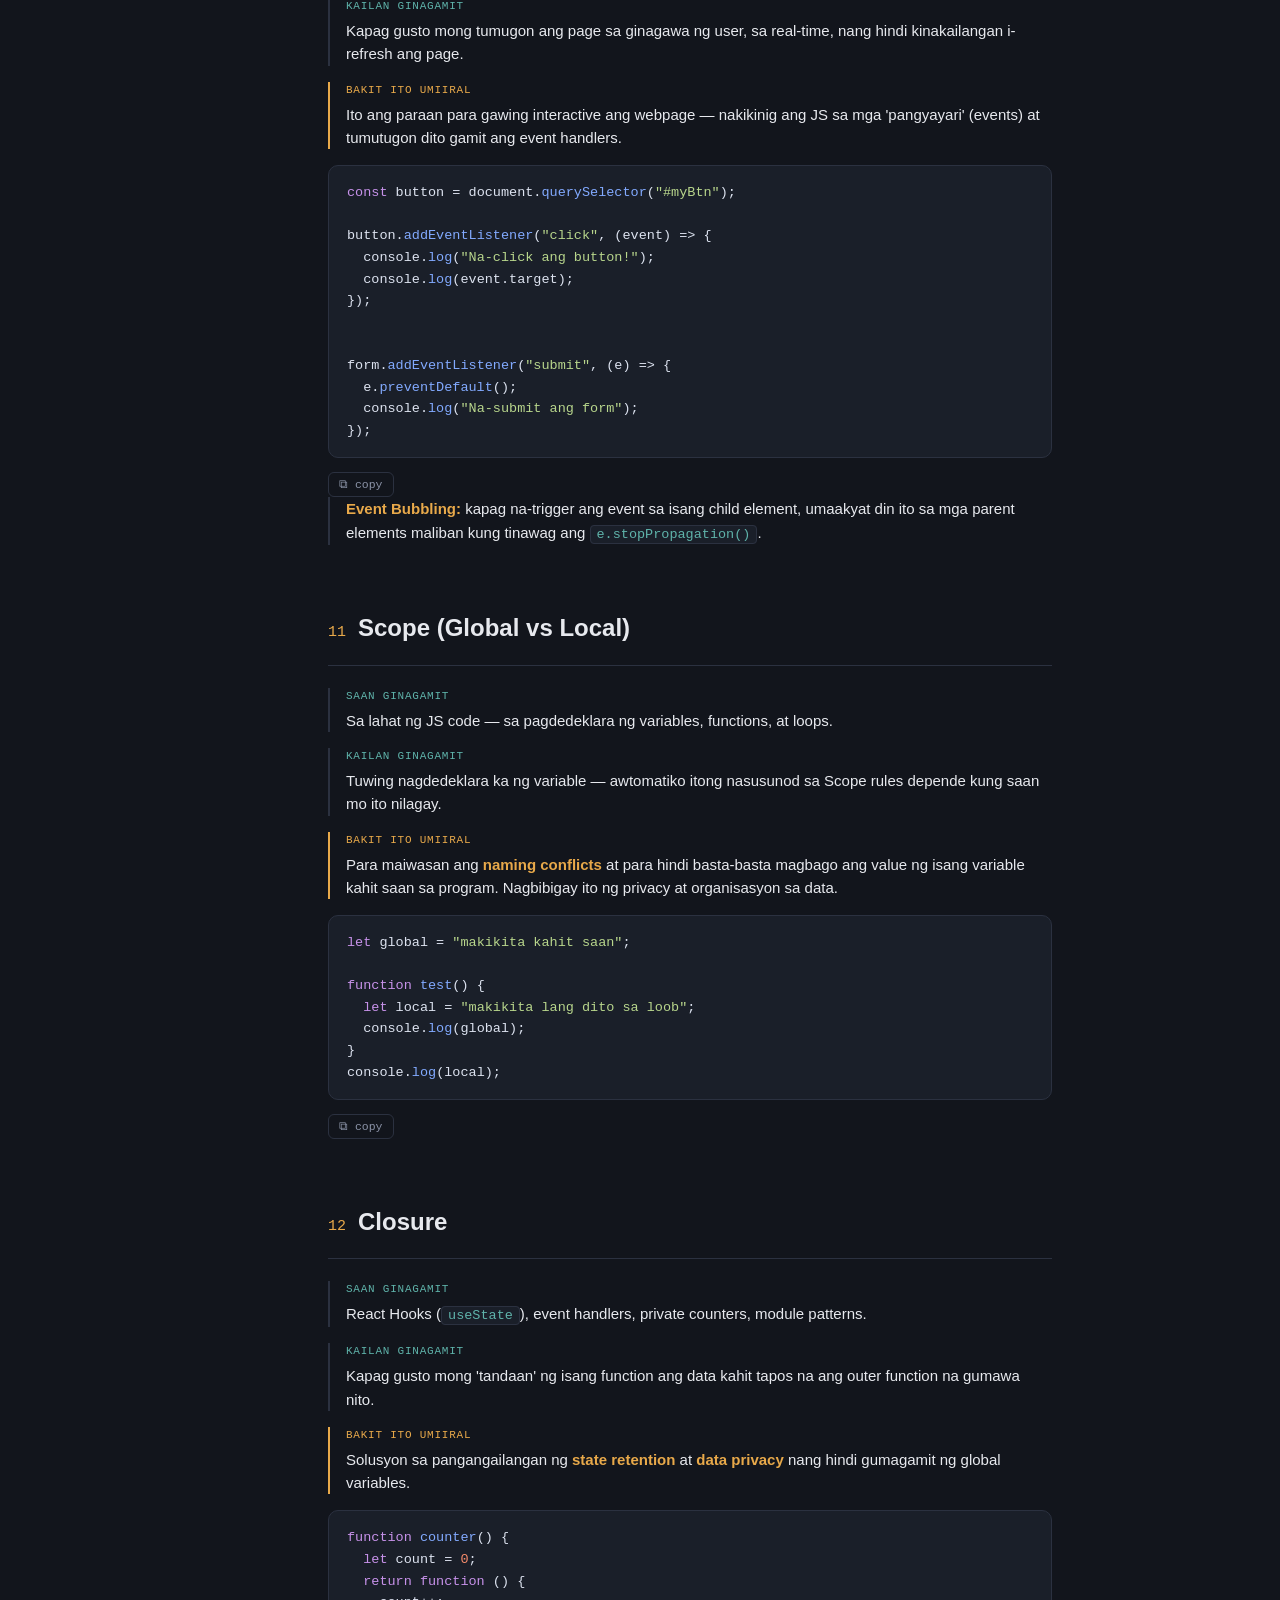
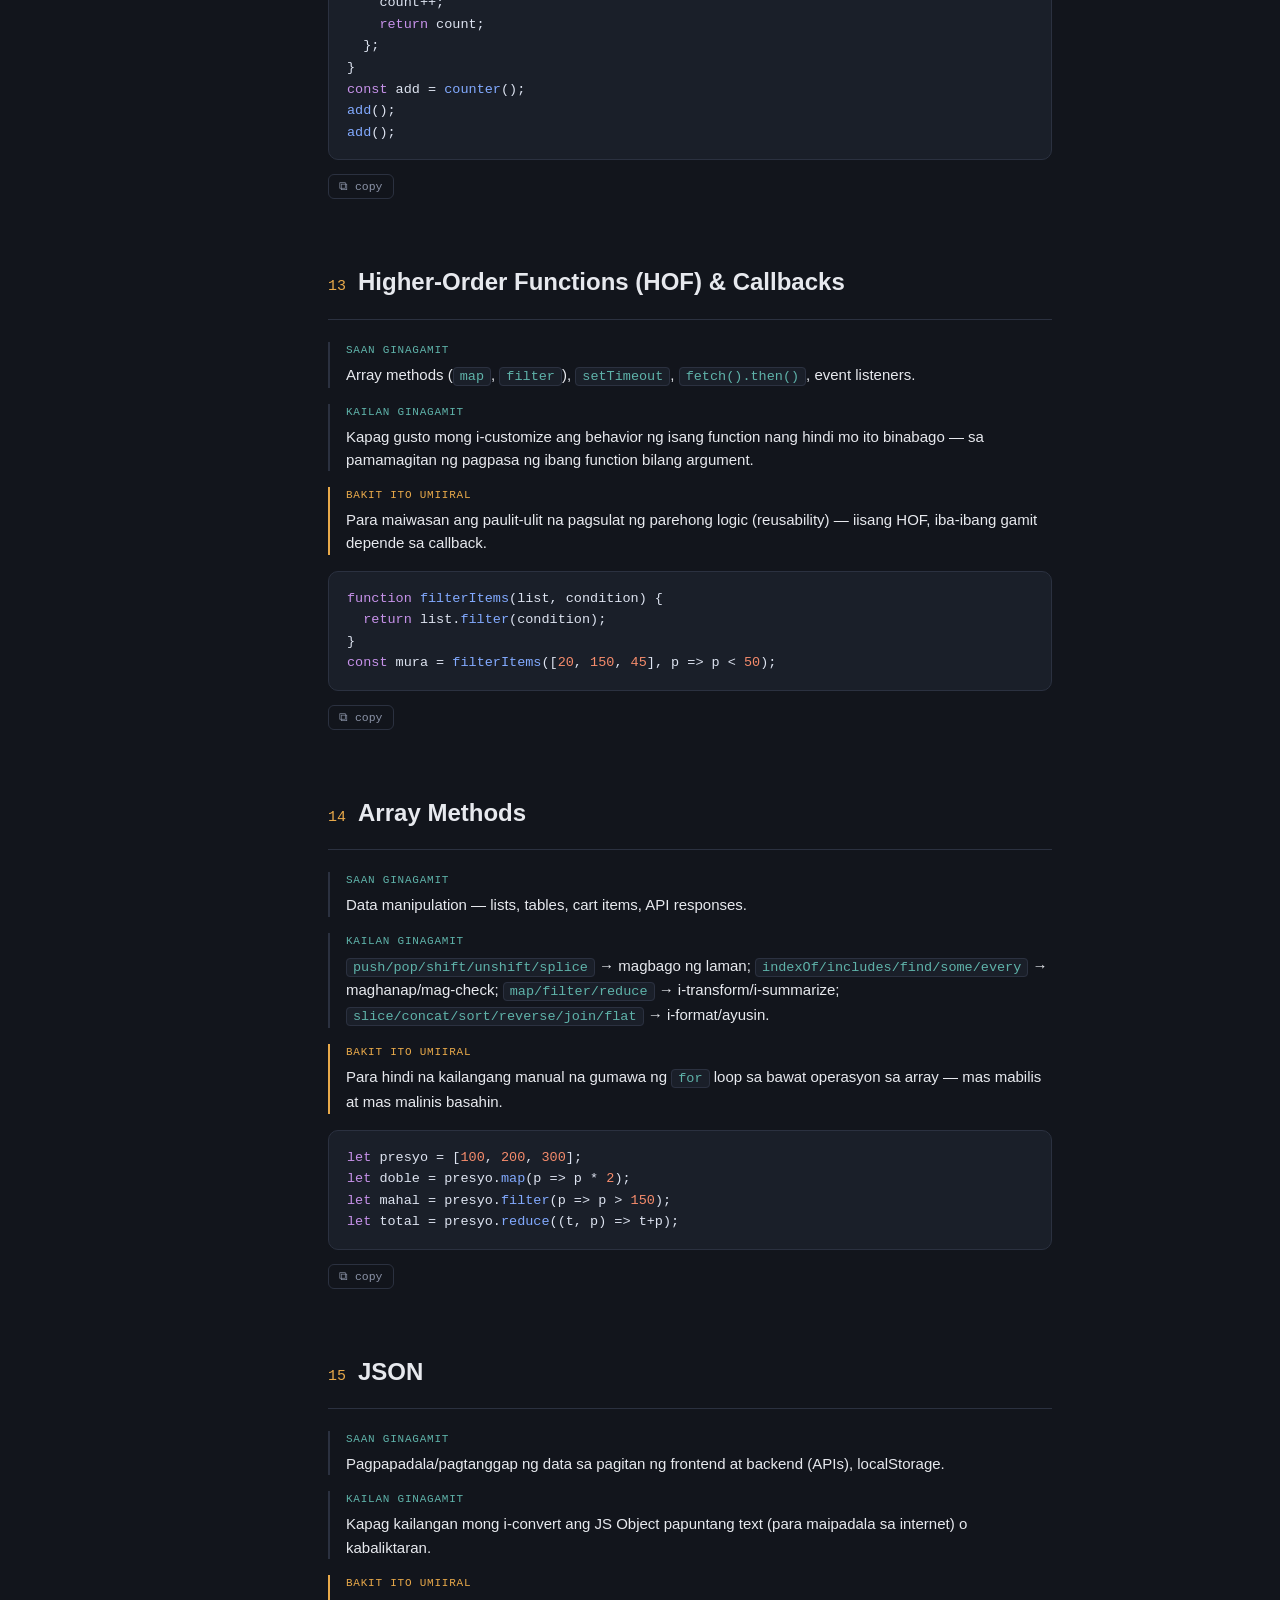
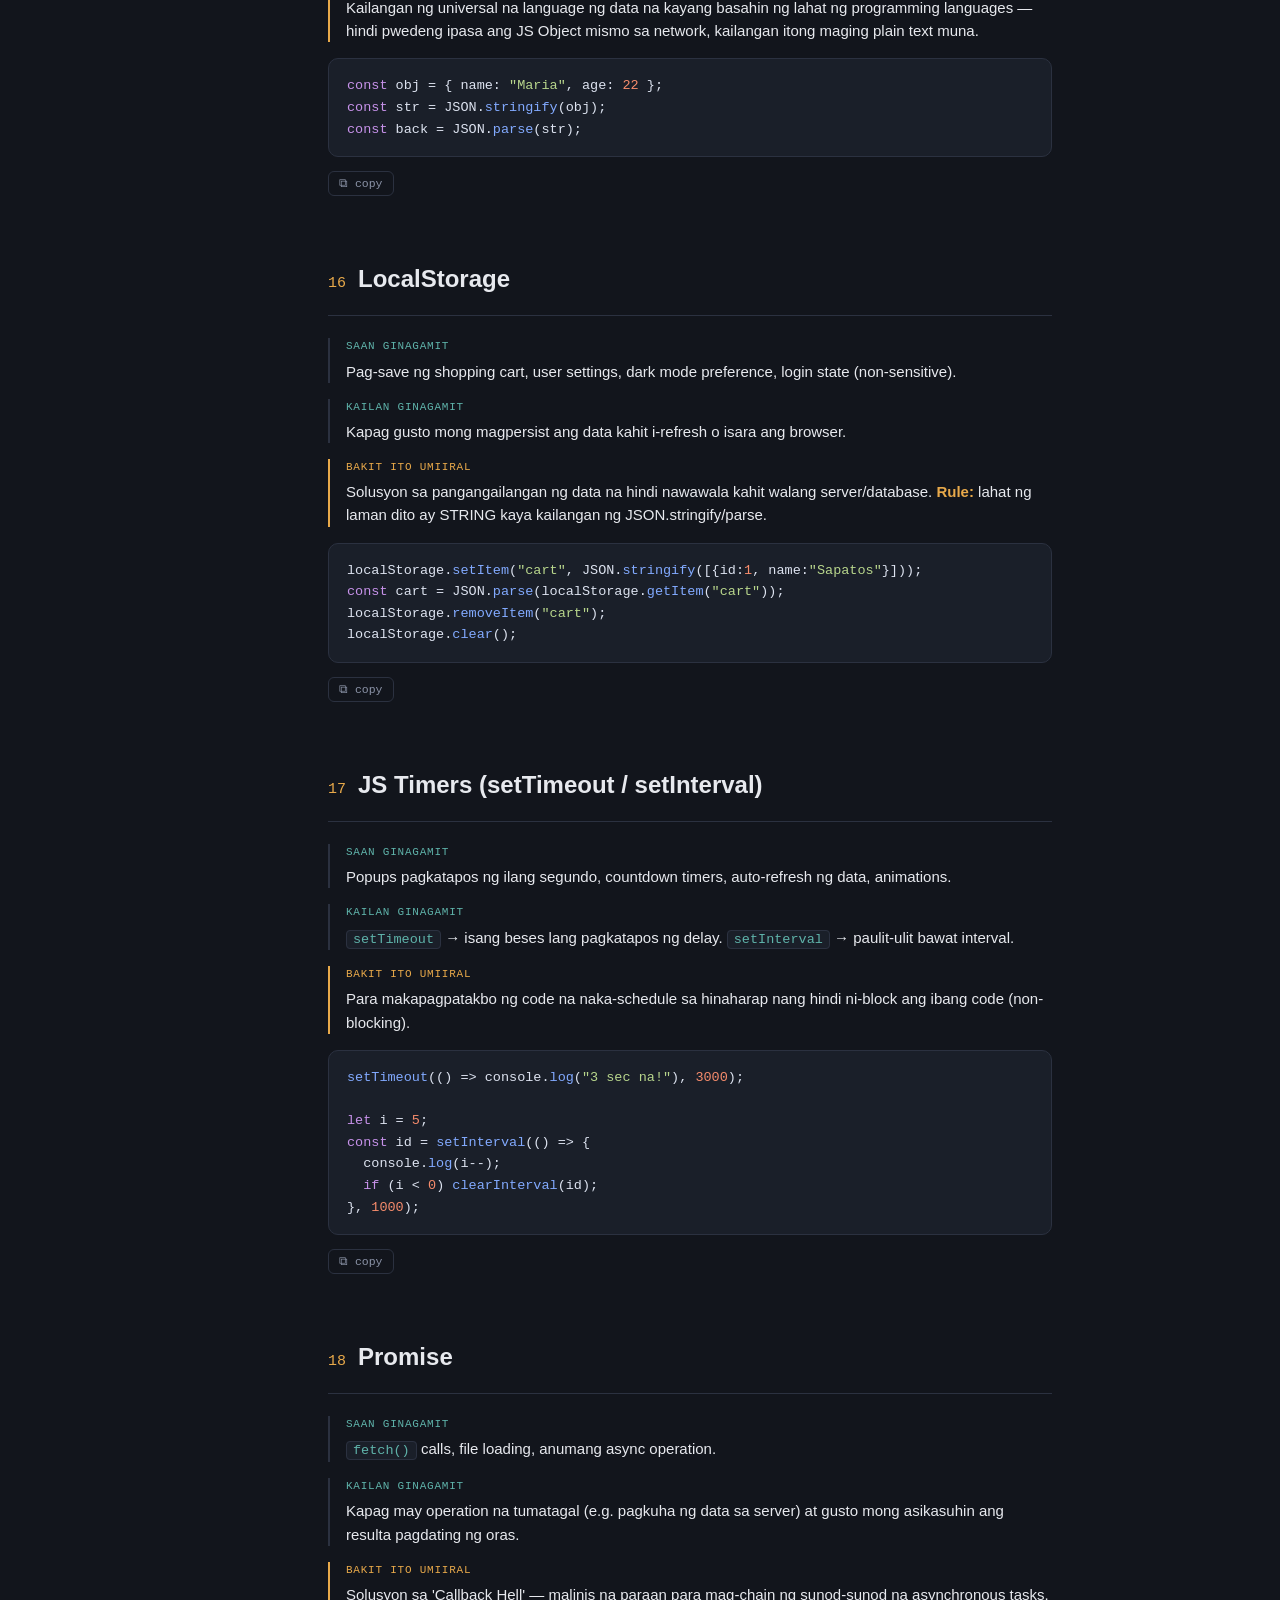
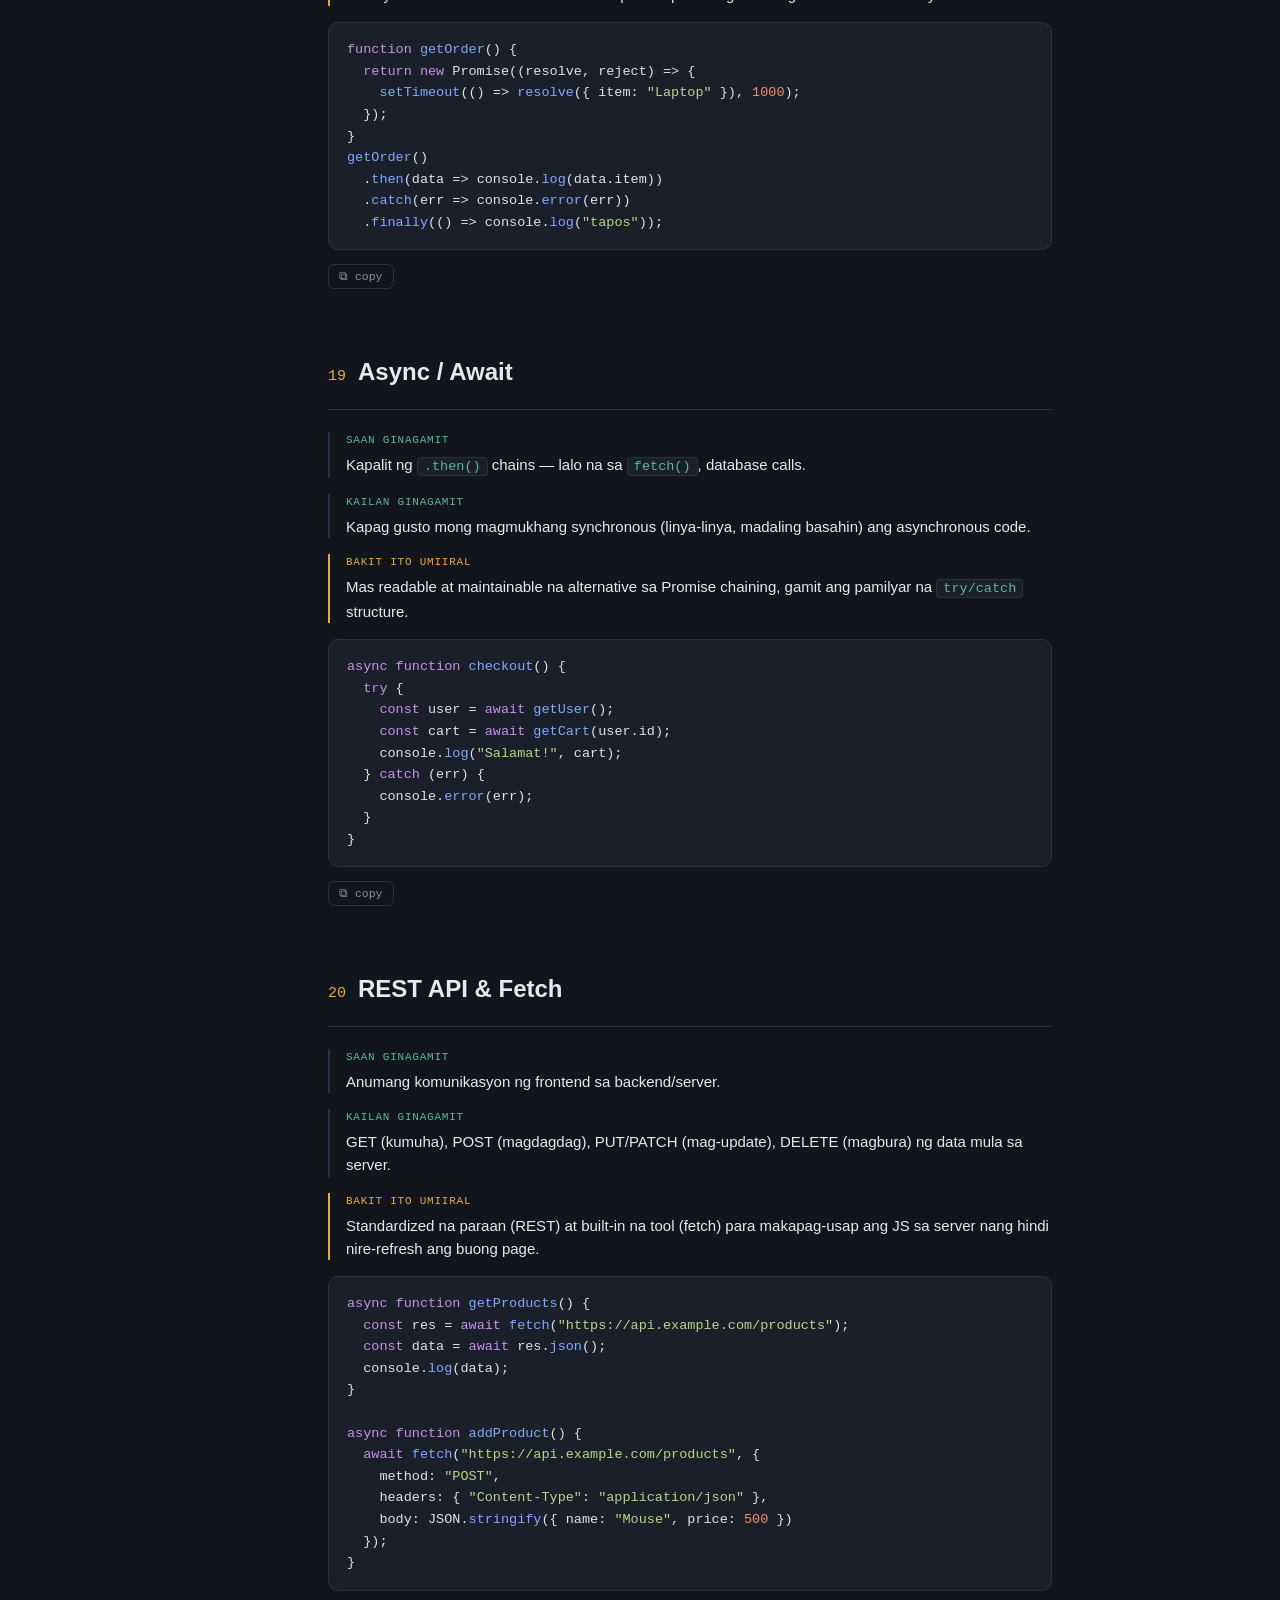
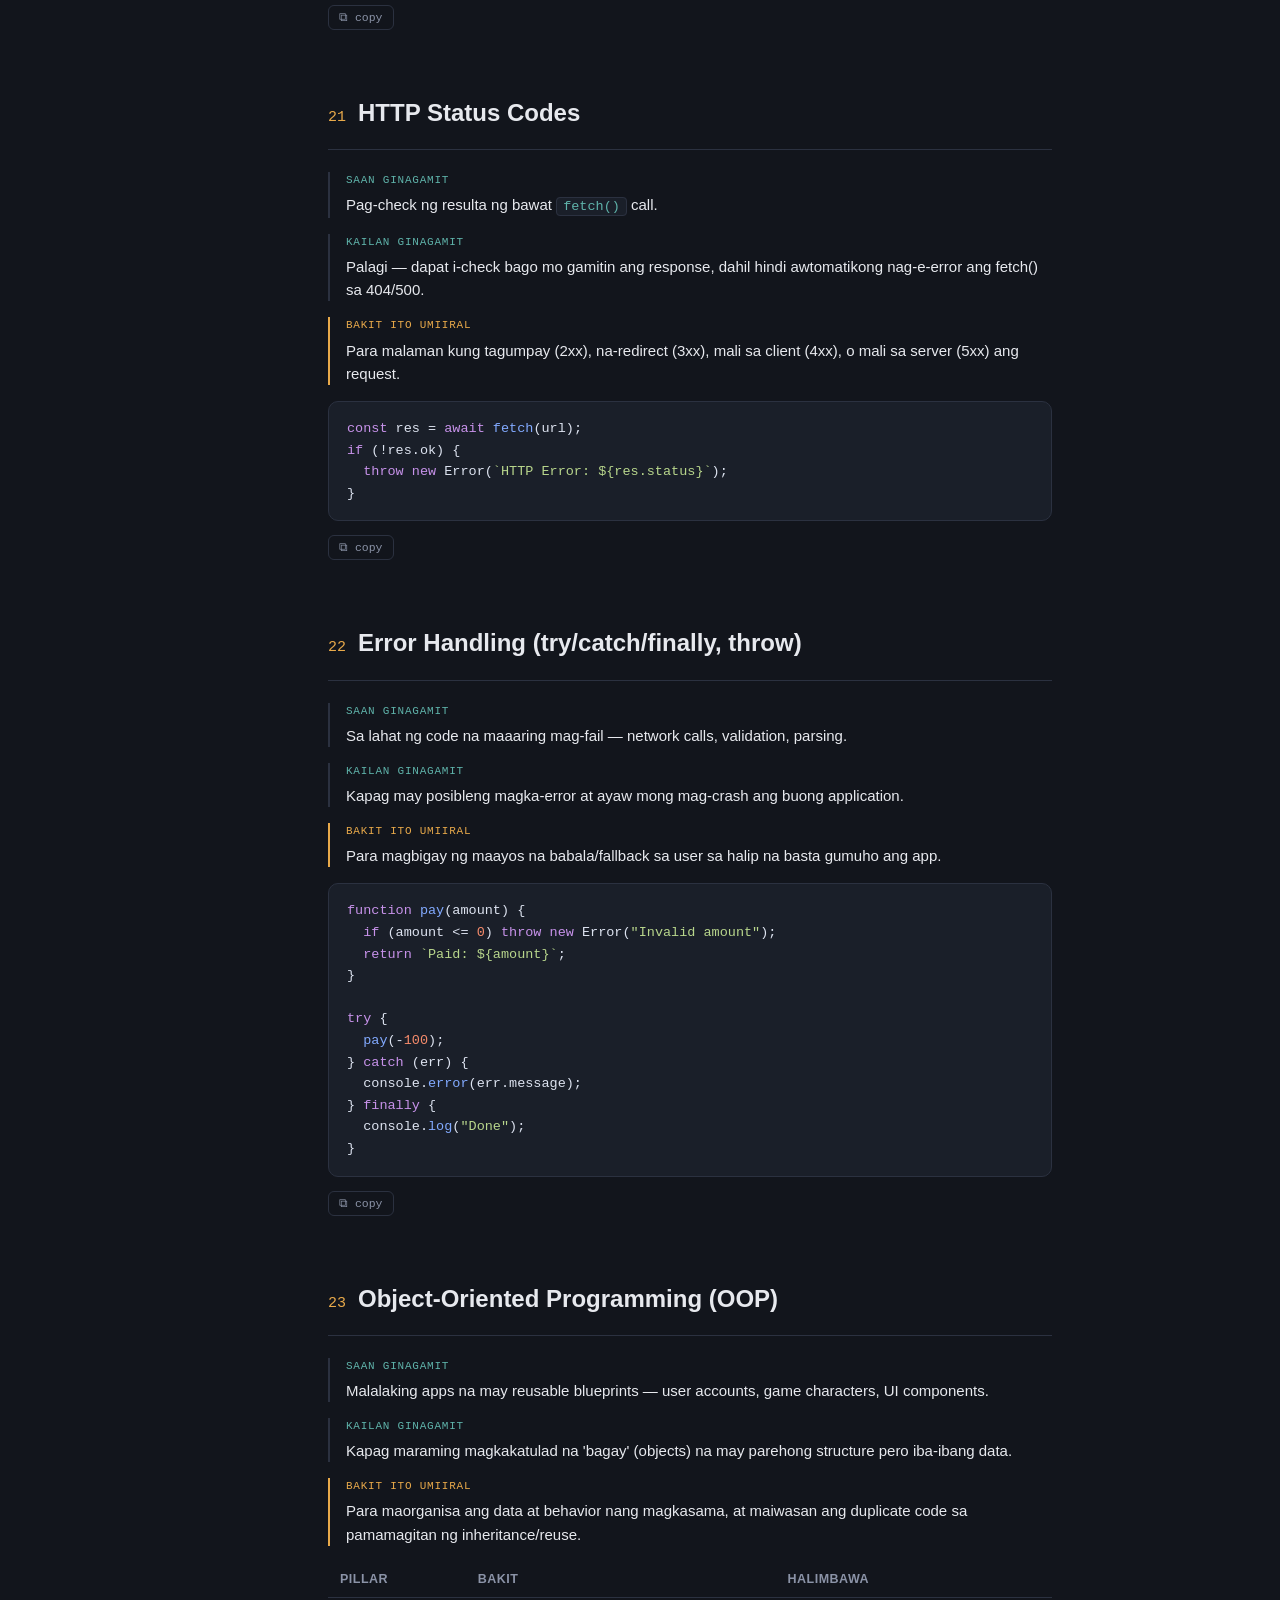
<file: js-field-notes/index.html>
<!DOCTYPE html>
<html lang="tl">
<head>
<meta charset="UTF-8">
<meta name="viewport" content="width=device-width, initial-scale=1.0">
<title>JS Field Notes</title>
<link rel="stylesheet" href="css/style.css">
</head>
<body>

<div id="app" class="app-shell"></div>

<script src="js/data/topics.js"></script>

<script src="js/components/Component.js"></script>

<script src="js/components/CodeBlock.js"></script>
<script src="js/components/DataTable.js"></script>
<script src="js/components/Field.js"></script>
<script src="js/components/Hero.js"></script>
<script src="js/components/NavLink.js"></script>
<script src="js/components/QuickMap.js"></script>


<script src="js/components/SearchBar.js"></script>
<script src="js/components/NavList.js"></script>
<script src="js/components/Sidebar.js"></script>
<script src="js/components/TopicCard.js"></script>
<script src="js/components/MainContent.js"></script>

<script src="js/layouts/AppLayout.js"></script>

<script src="js/App.js"></script>
<script src="js/main.js"></script>

</body>
</html>
</file>
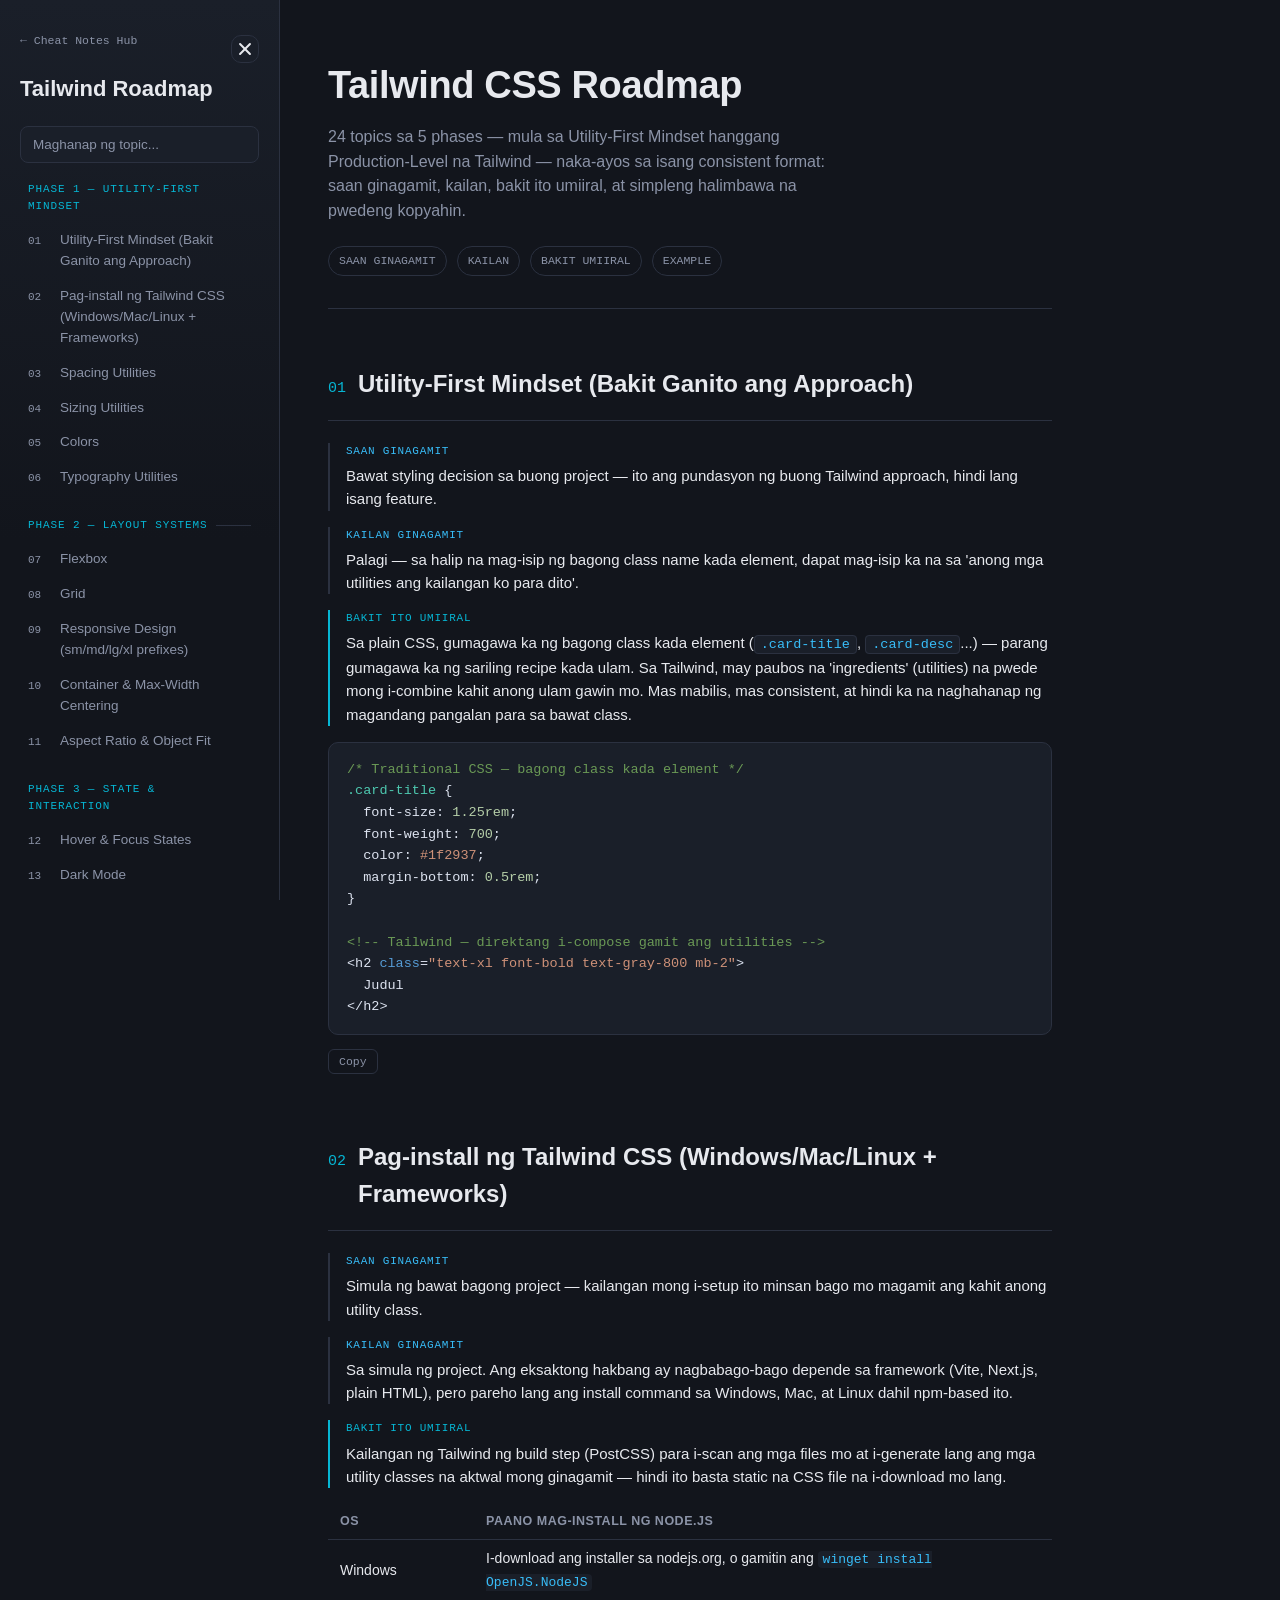
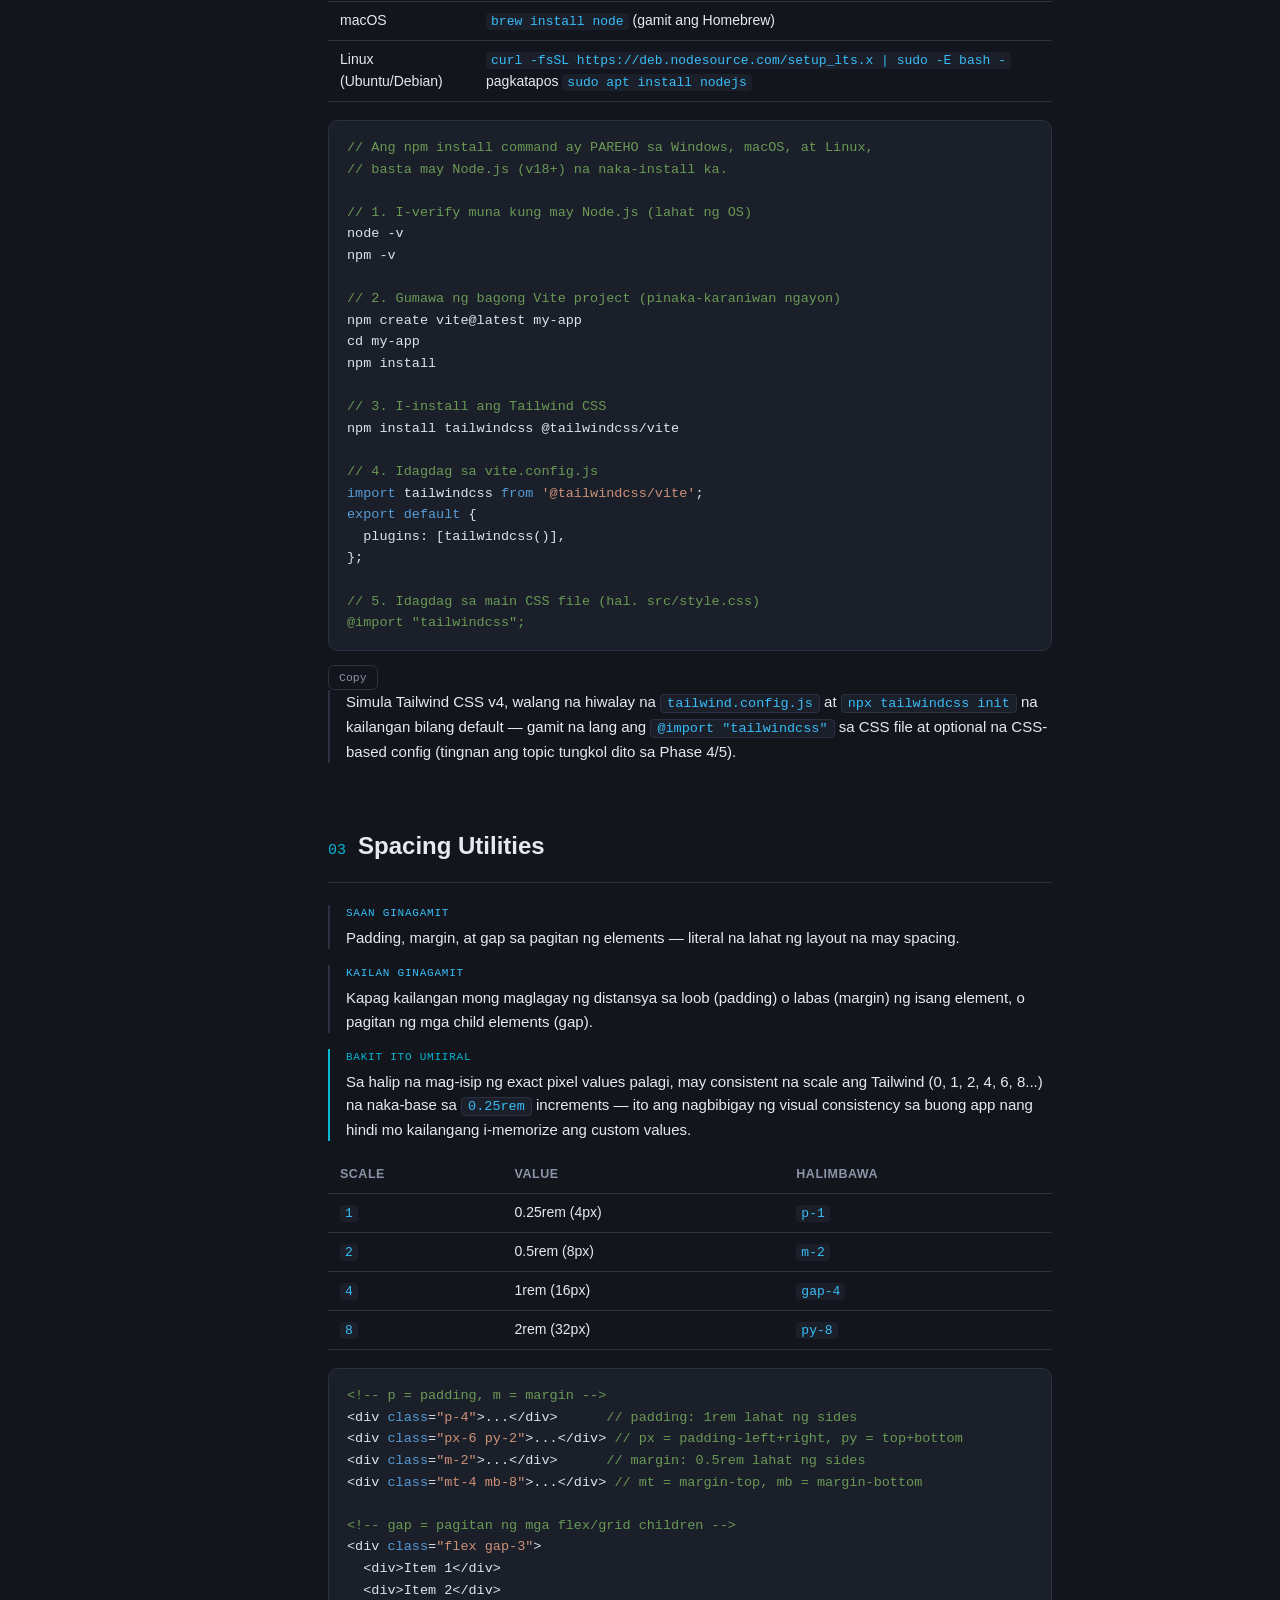
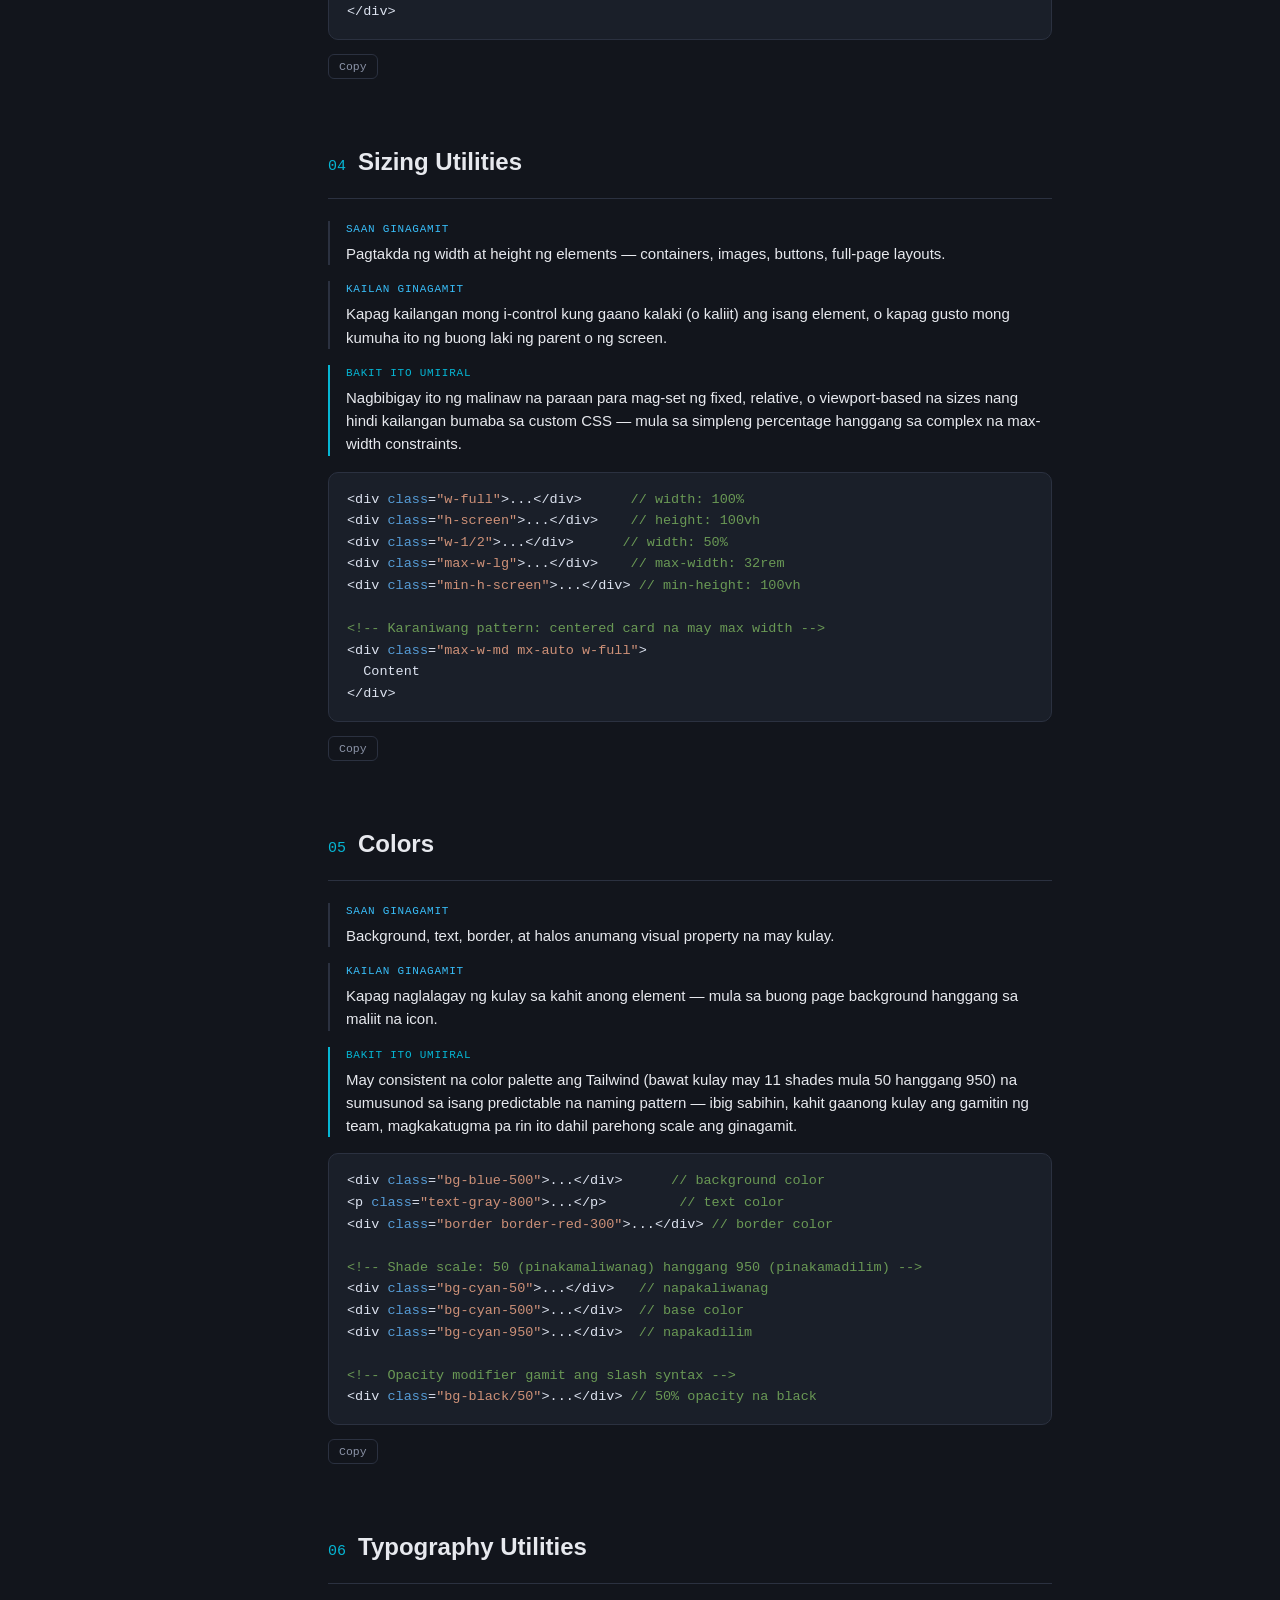
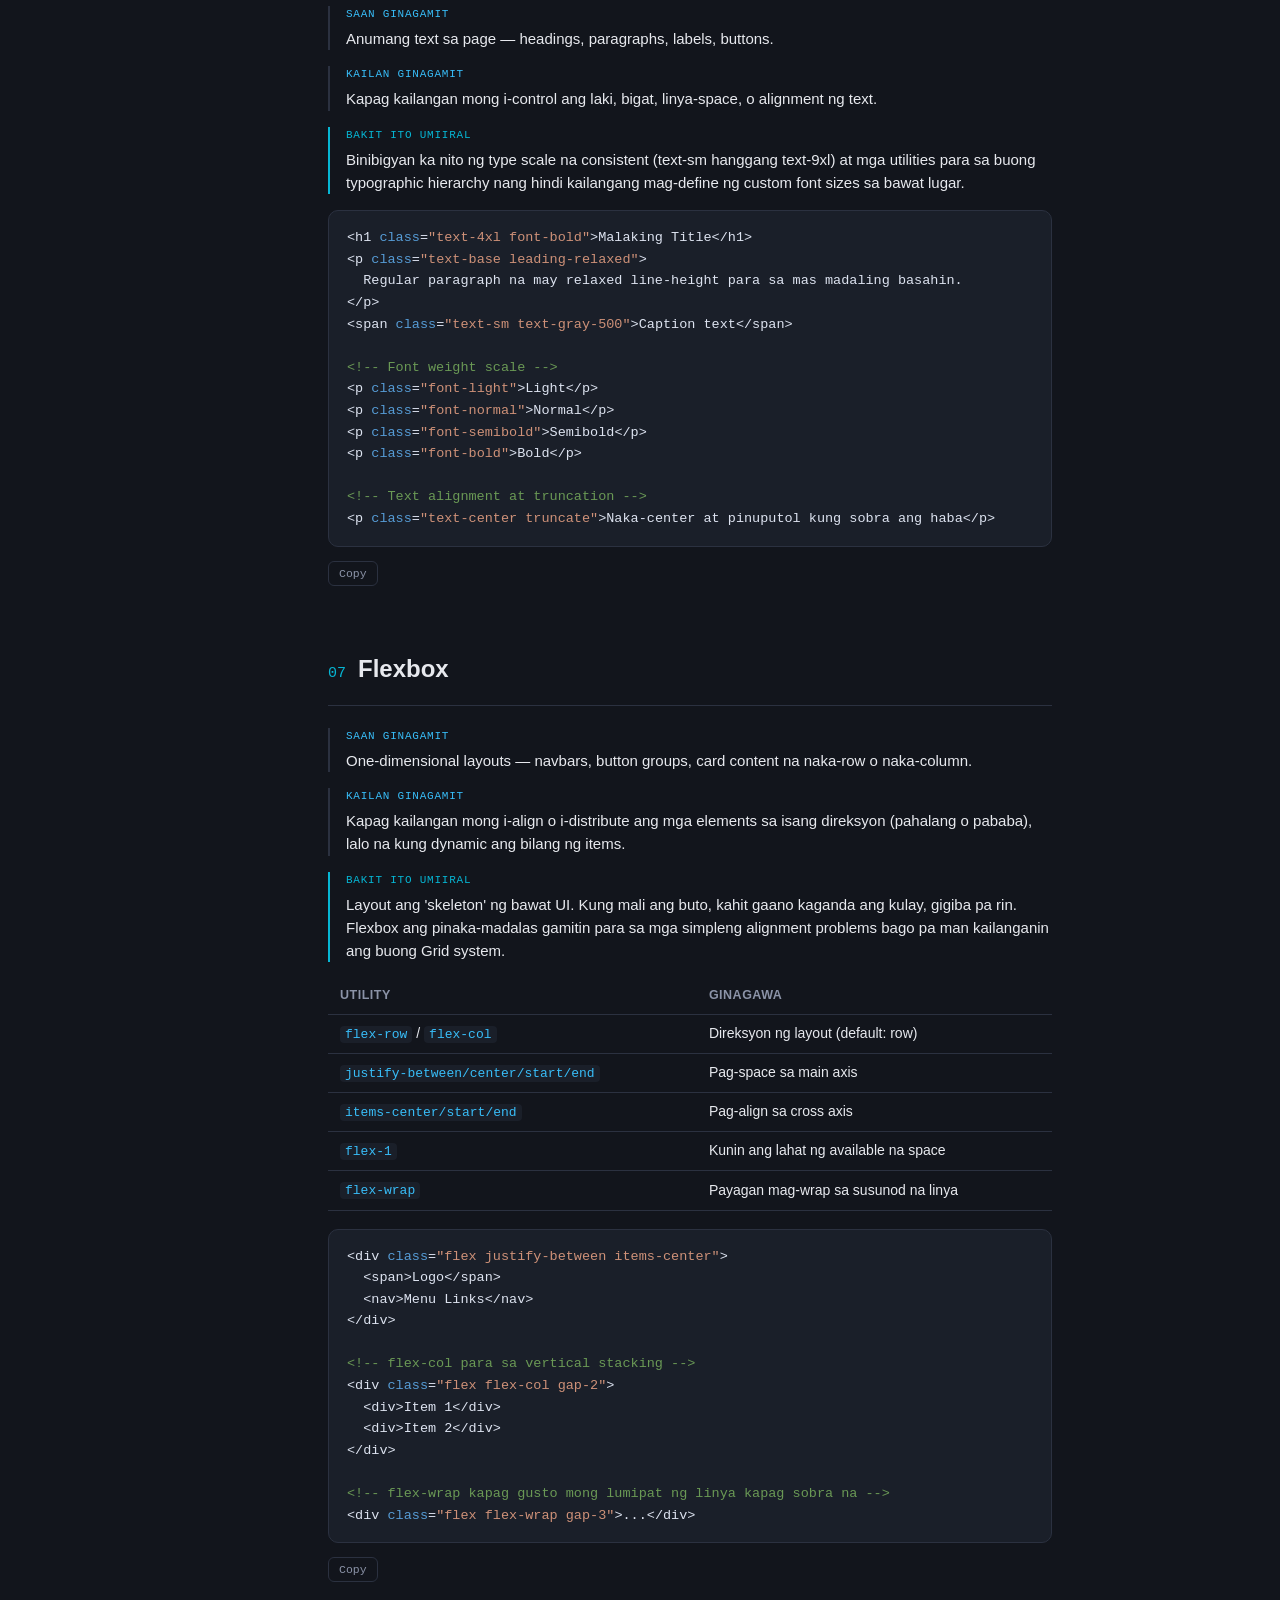
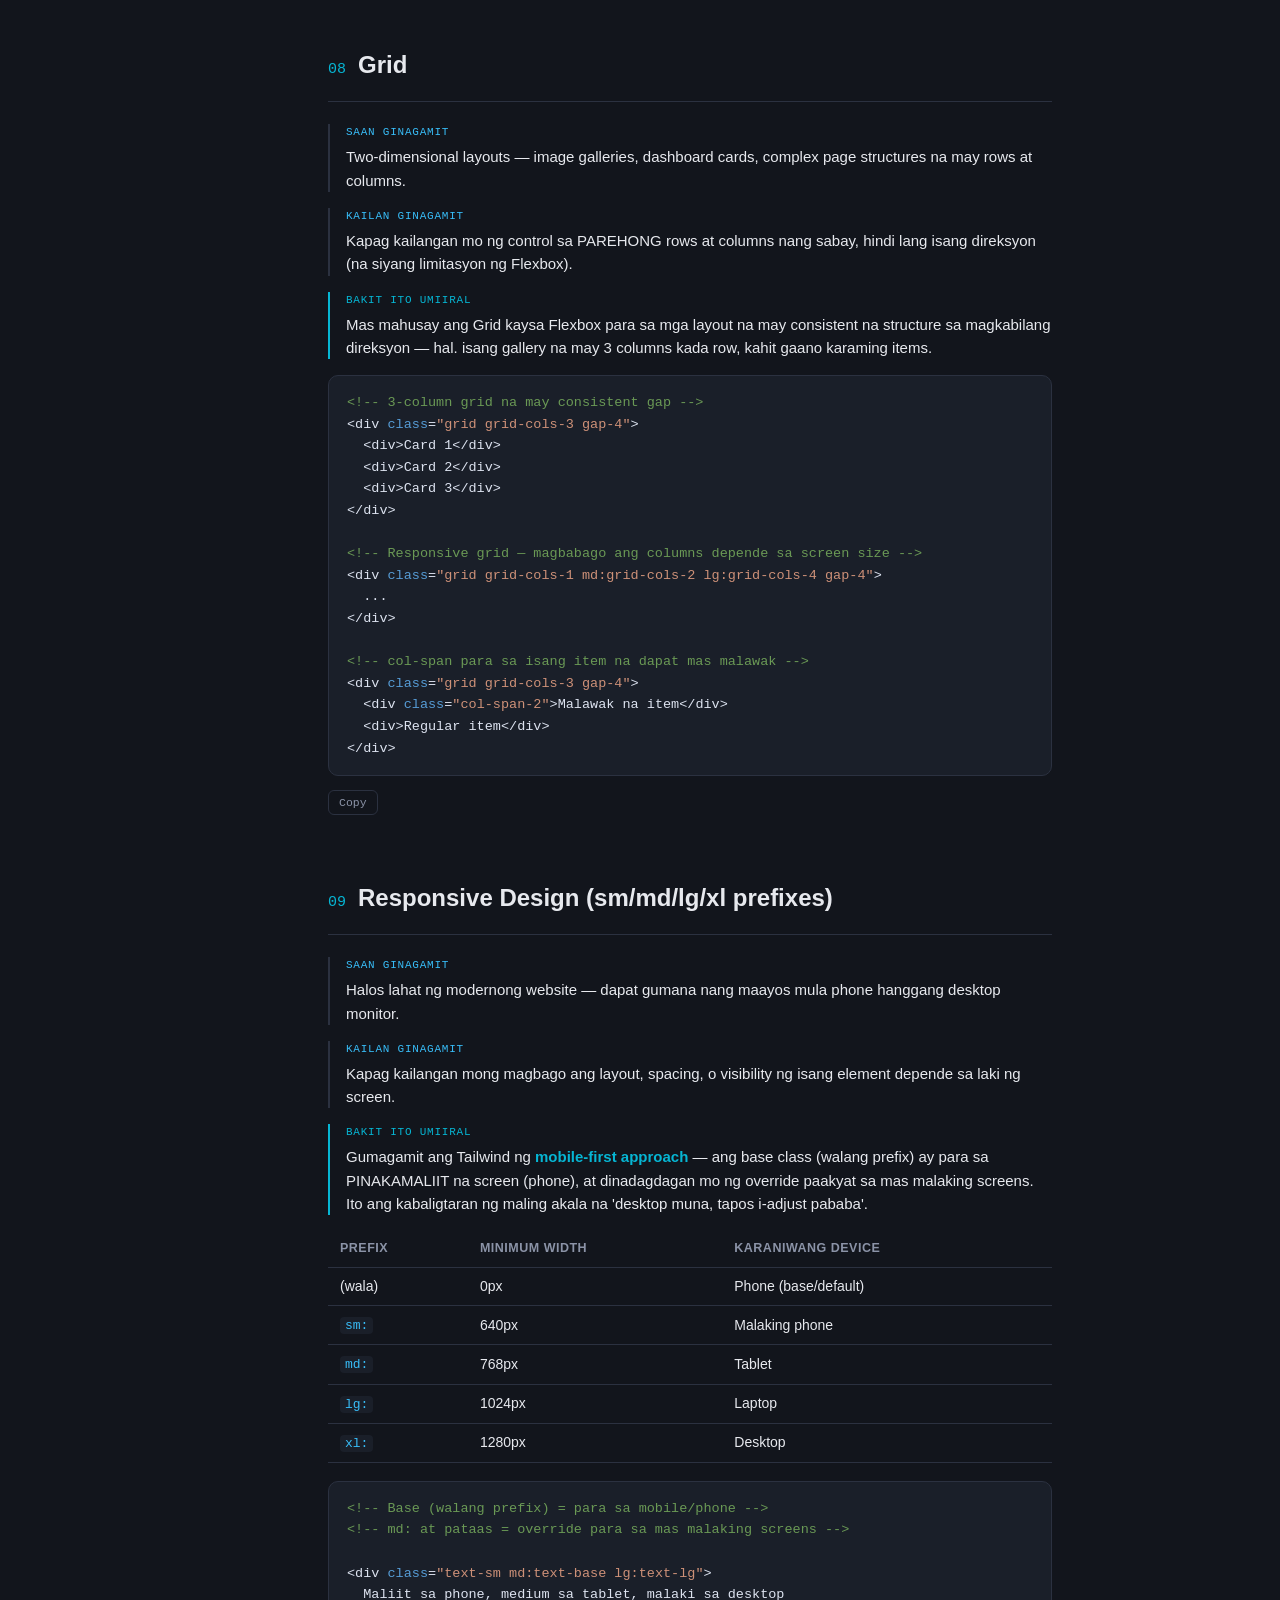
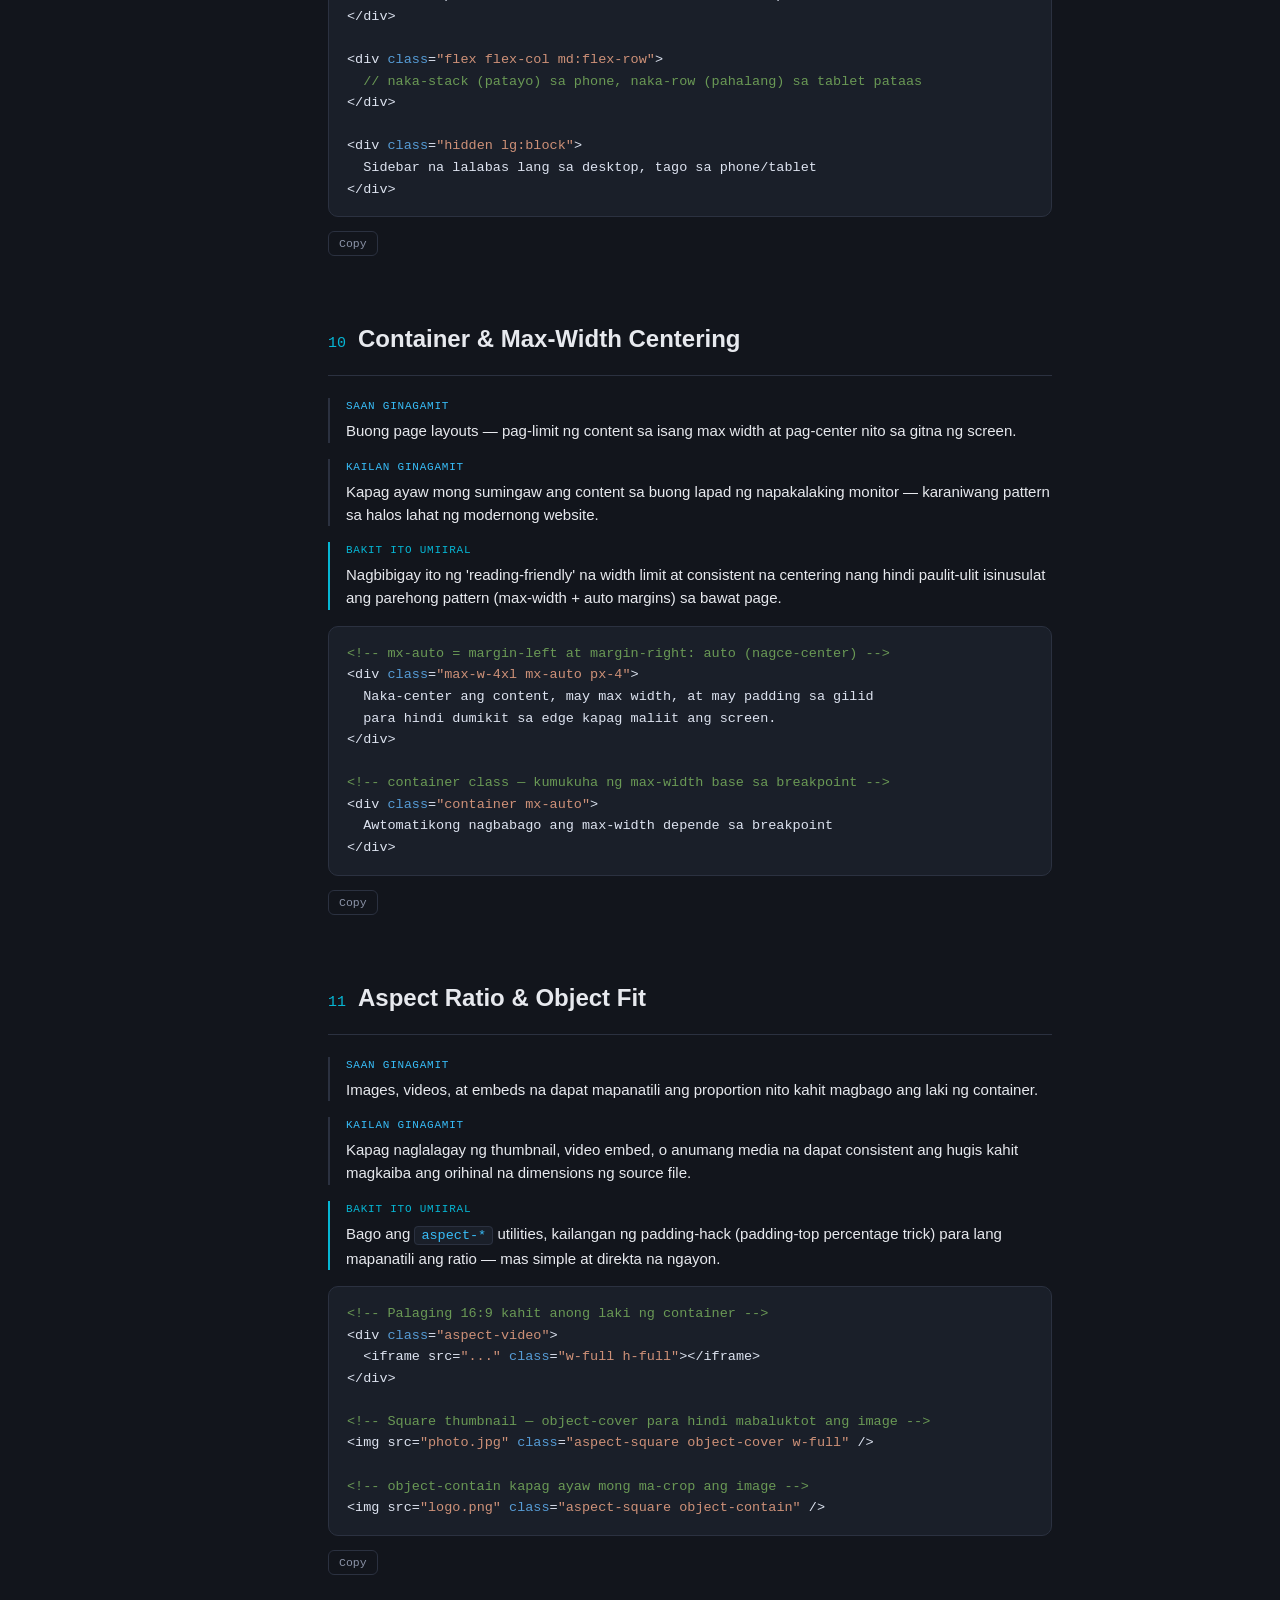
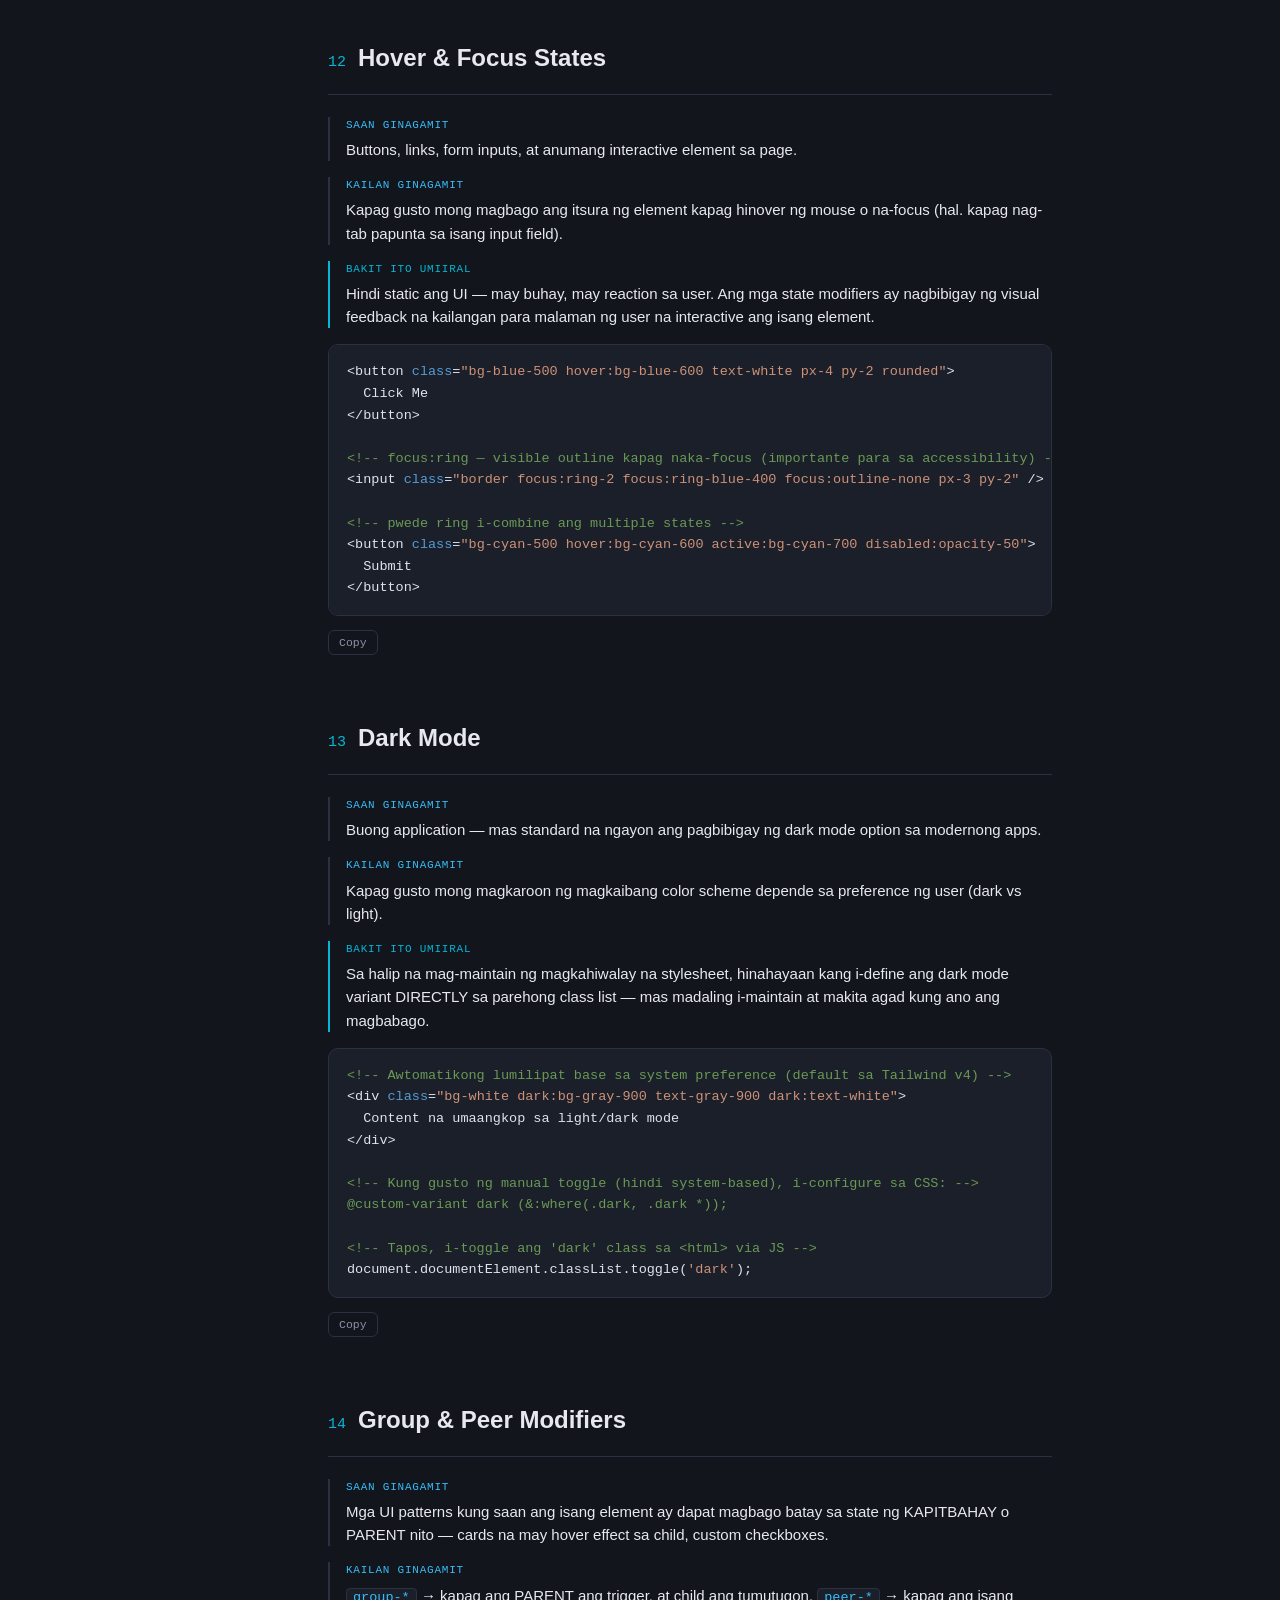
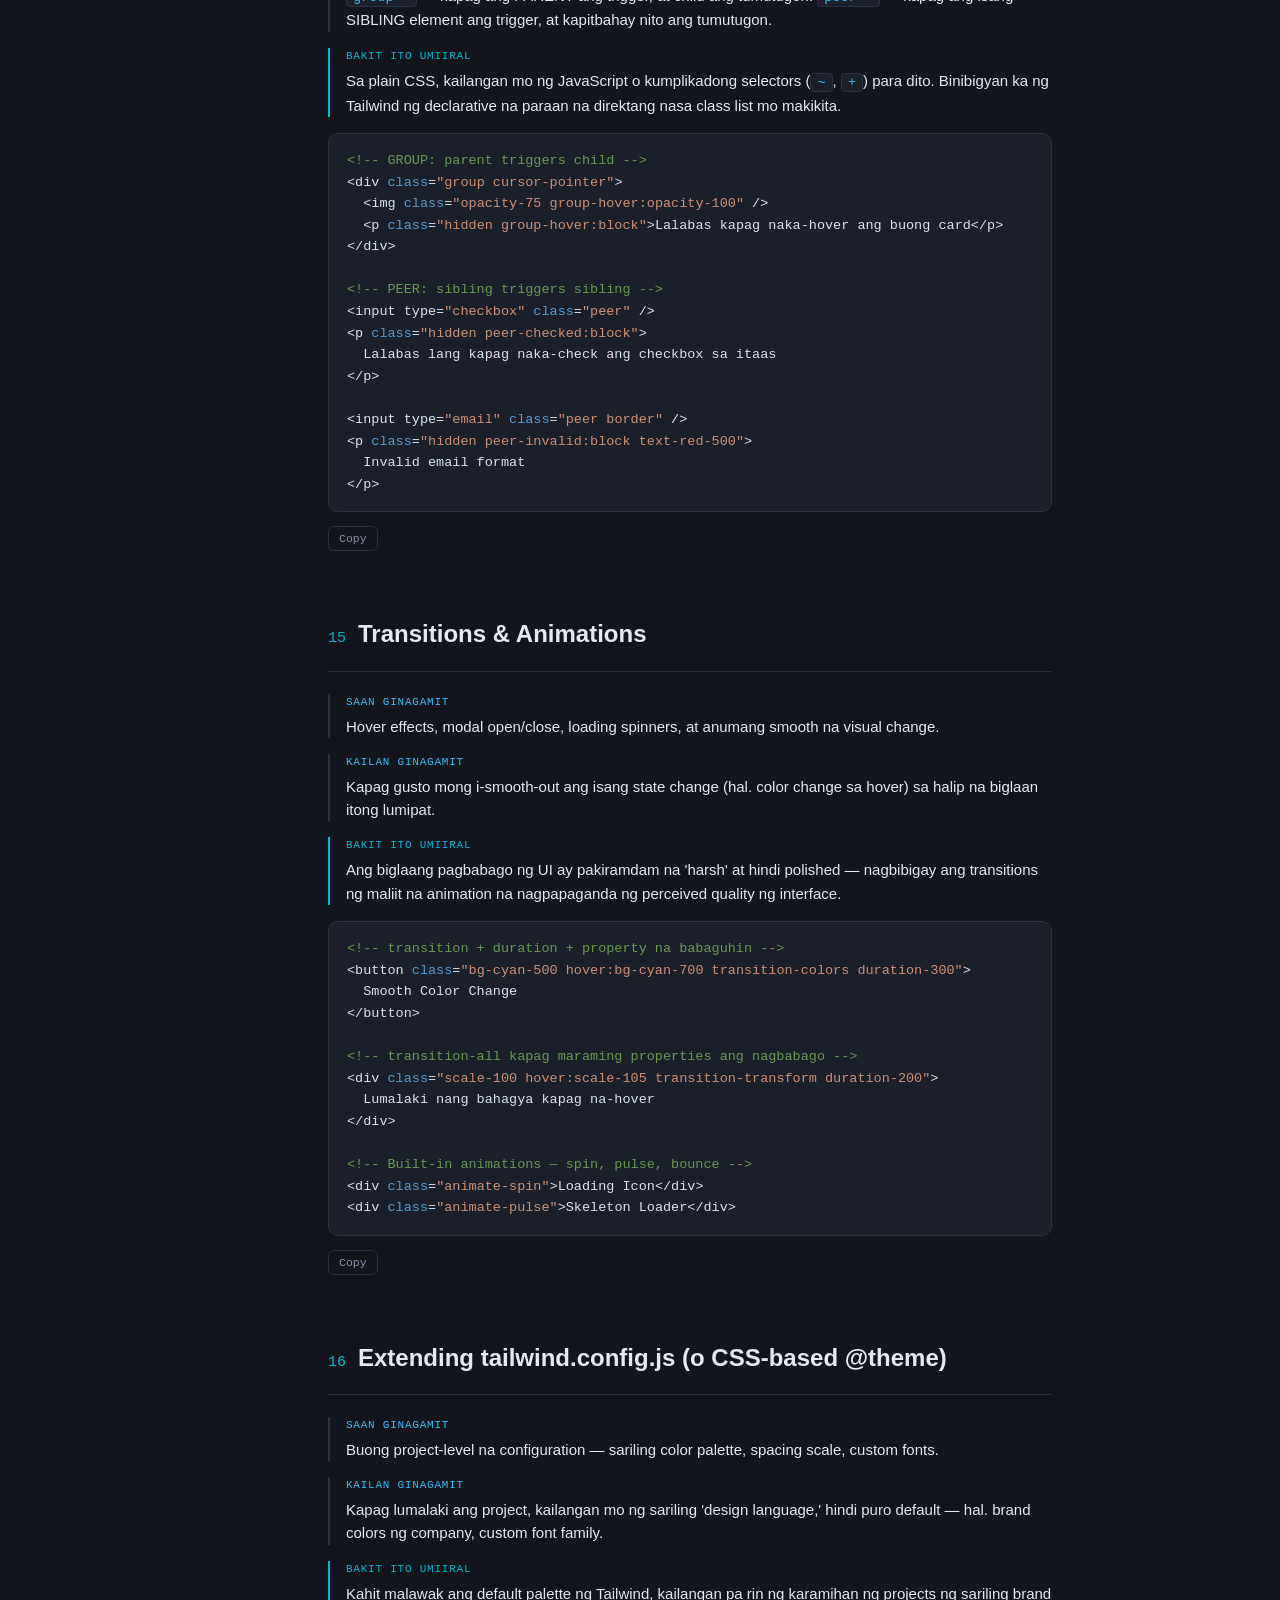
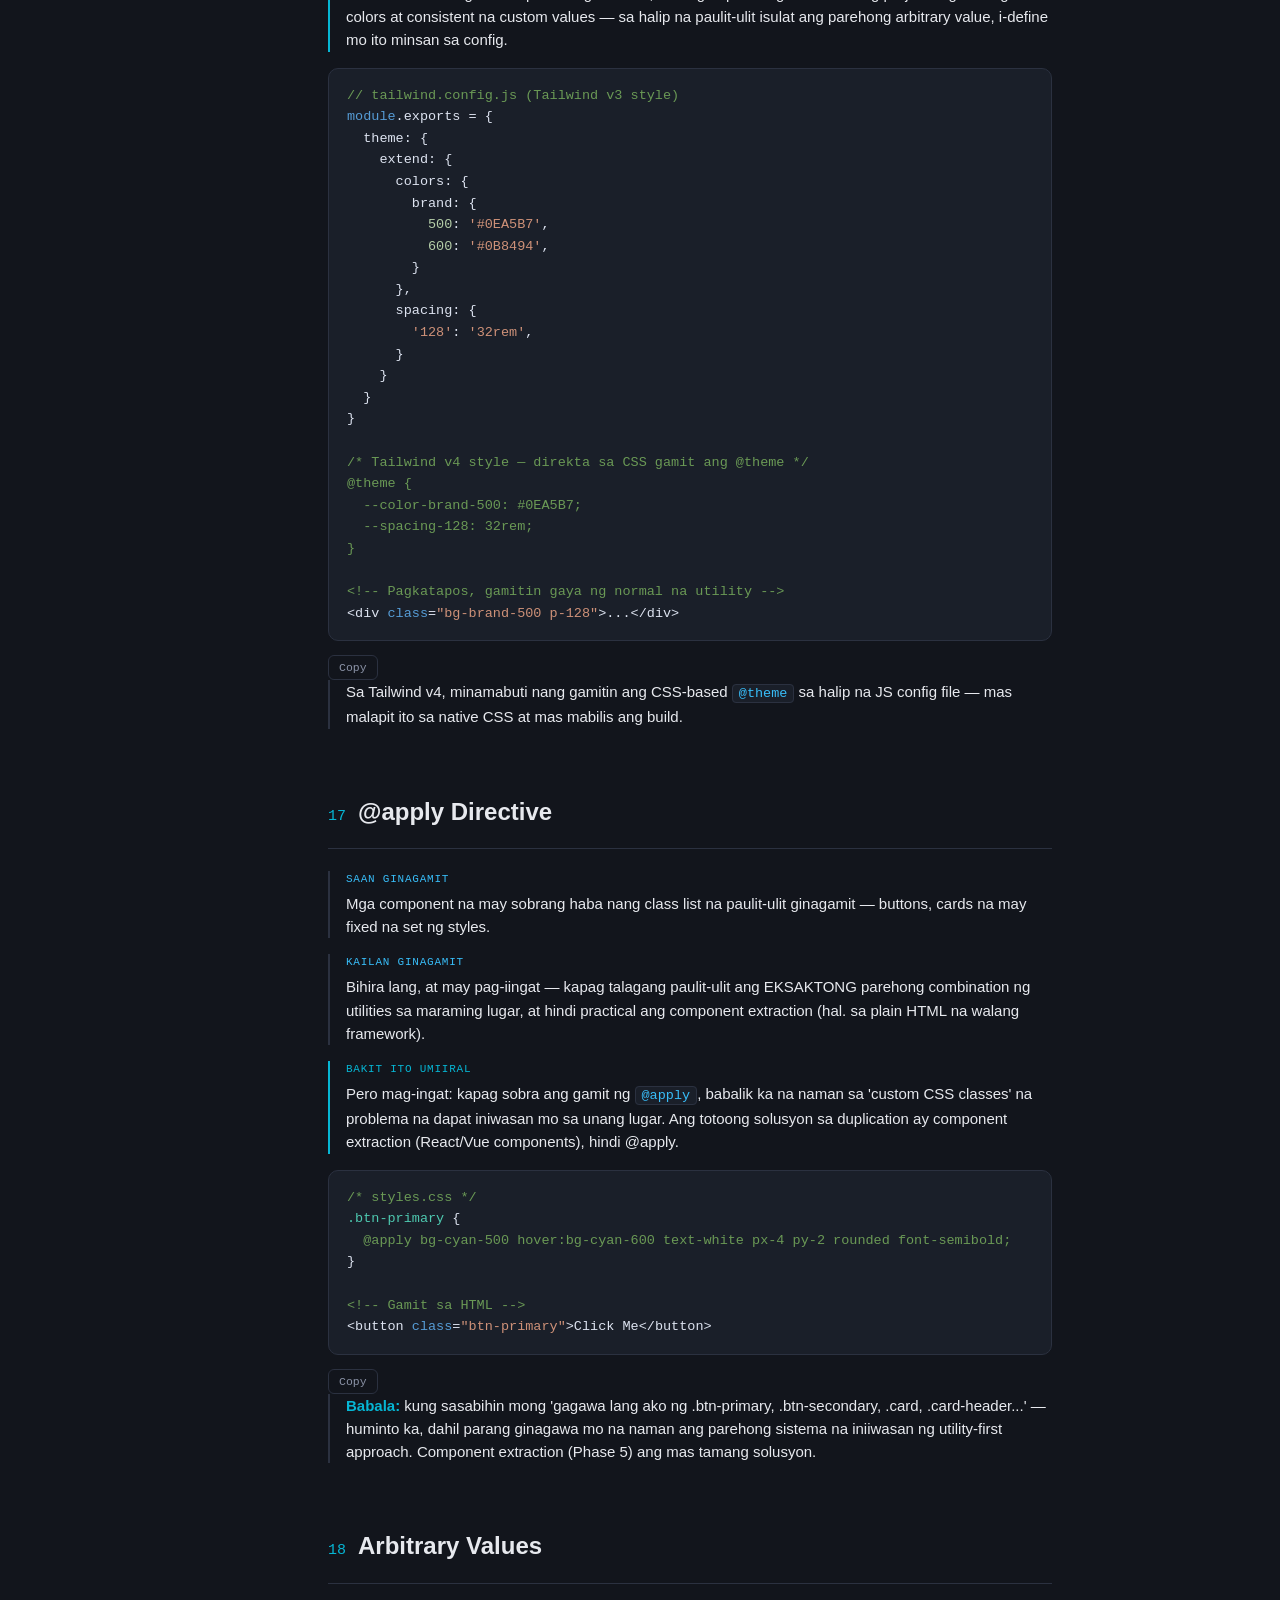
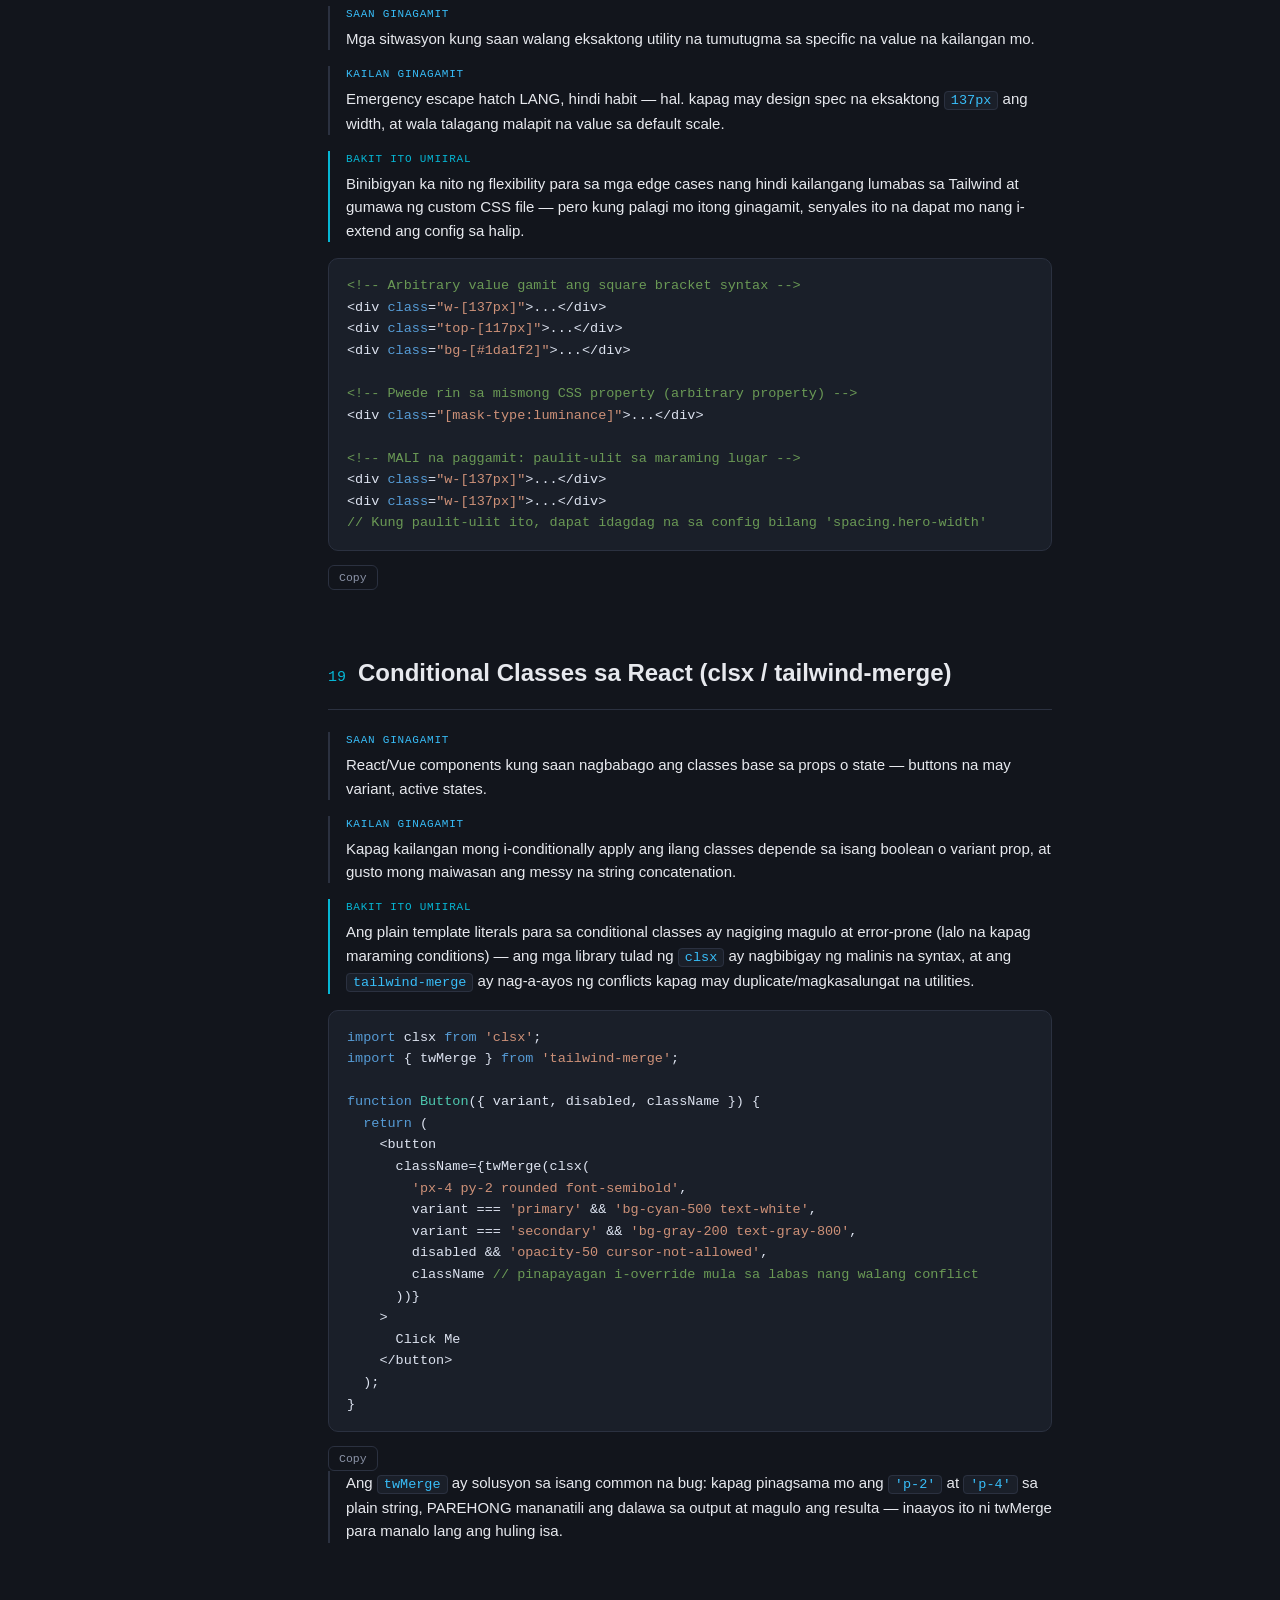
<file: tailwind-field-notes/index.html>
<!DOCTYPE html>
<html lang="tl">
<head>
<meta charset="UTF-8">
<meta name="viewport" content="width=device-width, initial-scale=1.0">
<title>Tailwind CSS Roadmap — Field Notes</title>
<link rel="stylesheet" href="css/style.css">
</head>
<body>

<div id="app" class="app-shell"></div>

<!-- Data layer (may PHASES + TOPICS) -->
<script src="js/data/topics.js"></script>

<!-- Base component -->
<script src="js/components/Component.js"></script>

<!-- Leaf components (walang dependency sa ibang components) -->
<script src="js/components/CodeBlock.js"></script>
<script src="js/components/DataTable.js"></script>
<script src="js/components/Field.js"></script>
<script src="js/components/Hero.js"></script>
<script src="js/components/NavLink.js"></script>
<script src="js/components/QuickMap.js"></script>

<!-- Composite components (gumagamit ng ibang components) -->
<script src="js/components/SearchBar.js"></script>
<script src="js/components/NavList.js"></script>
<script src="js/components/Sidebar.js"></script>
<script src="js/components/TopicCard.js"></script>
<script src="js/components/MainContent.js"></script>

<!-- Layout -->
<script src="js/layouts/AppLayout.js"></script>

<!-- App root + entry point -->
<script src="js/App.js"></script>
<script src="js/main.js"></script>

</body>
</html>
</file>
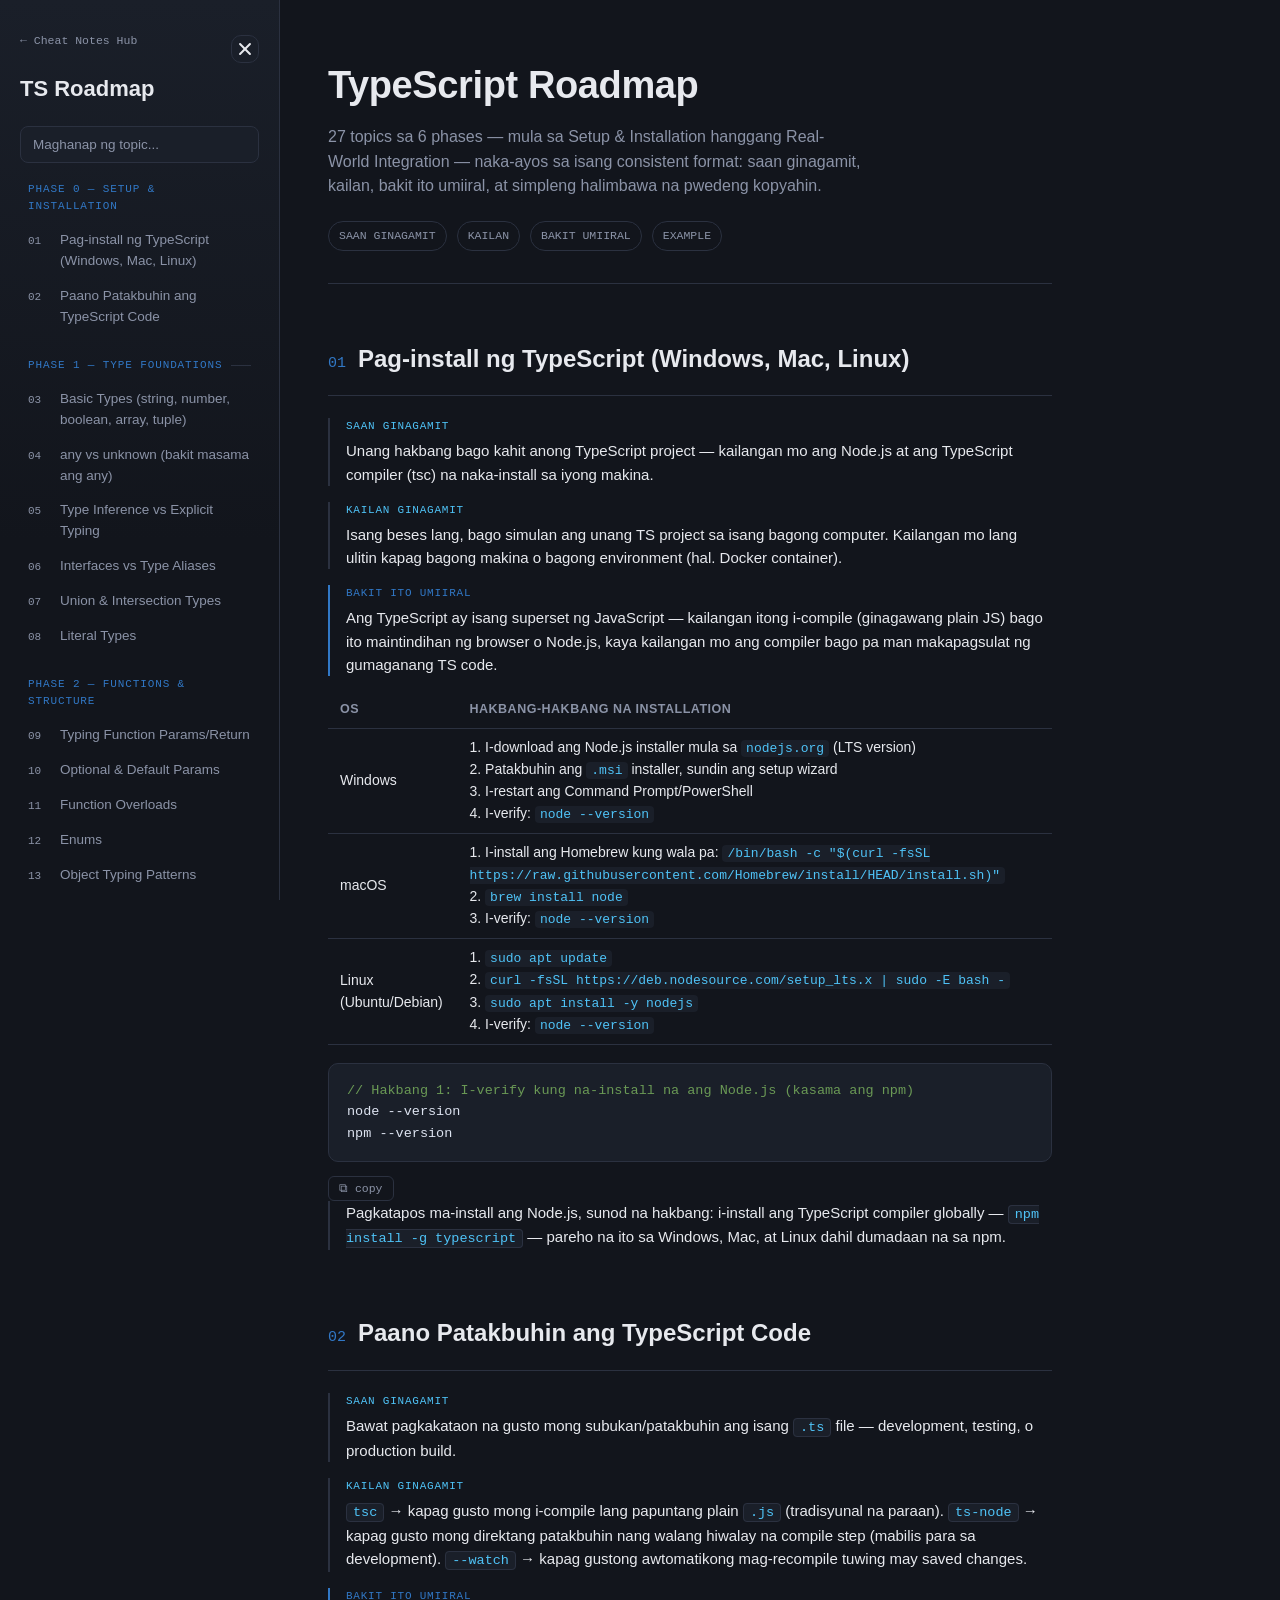
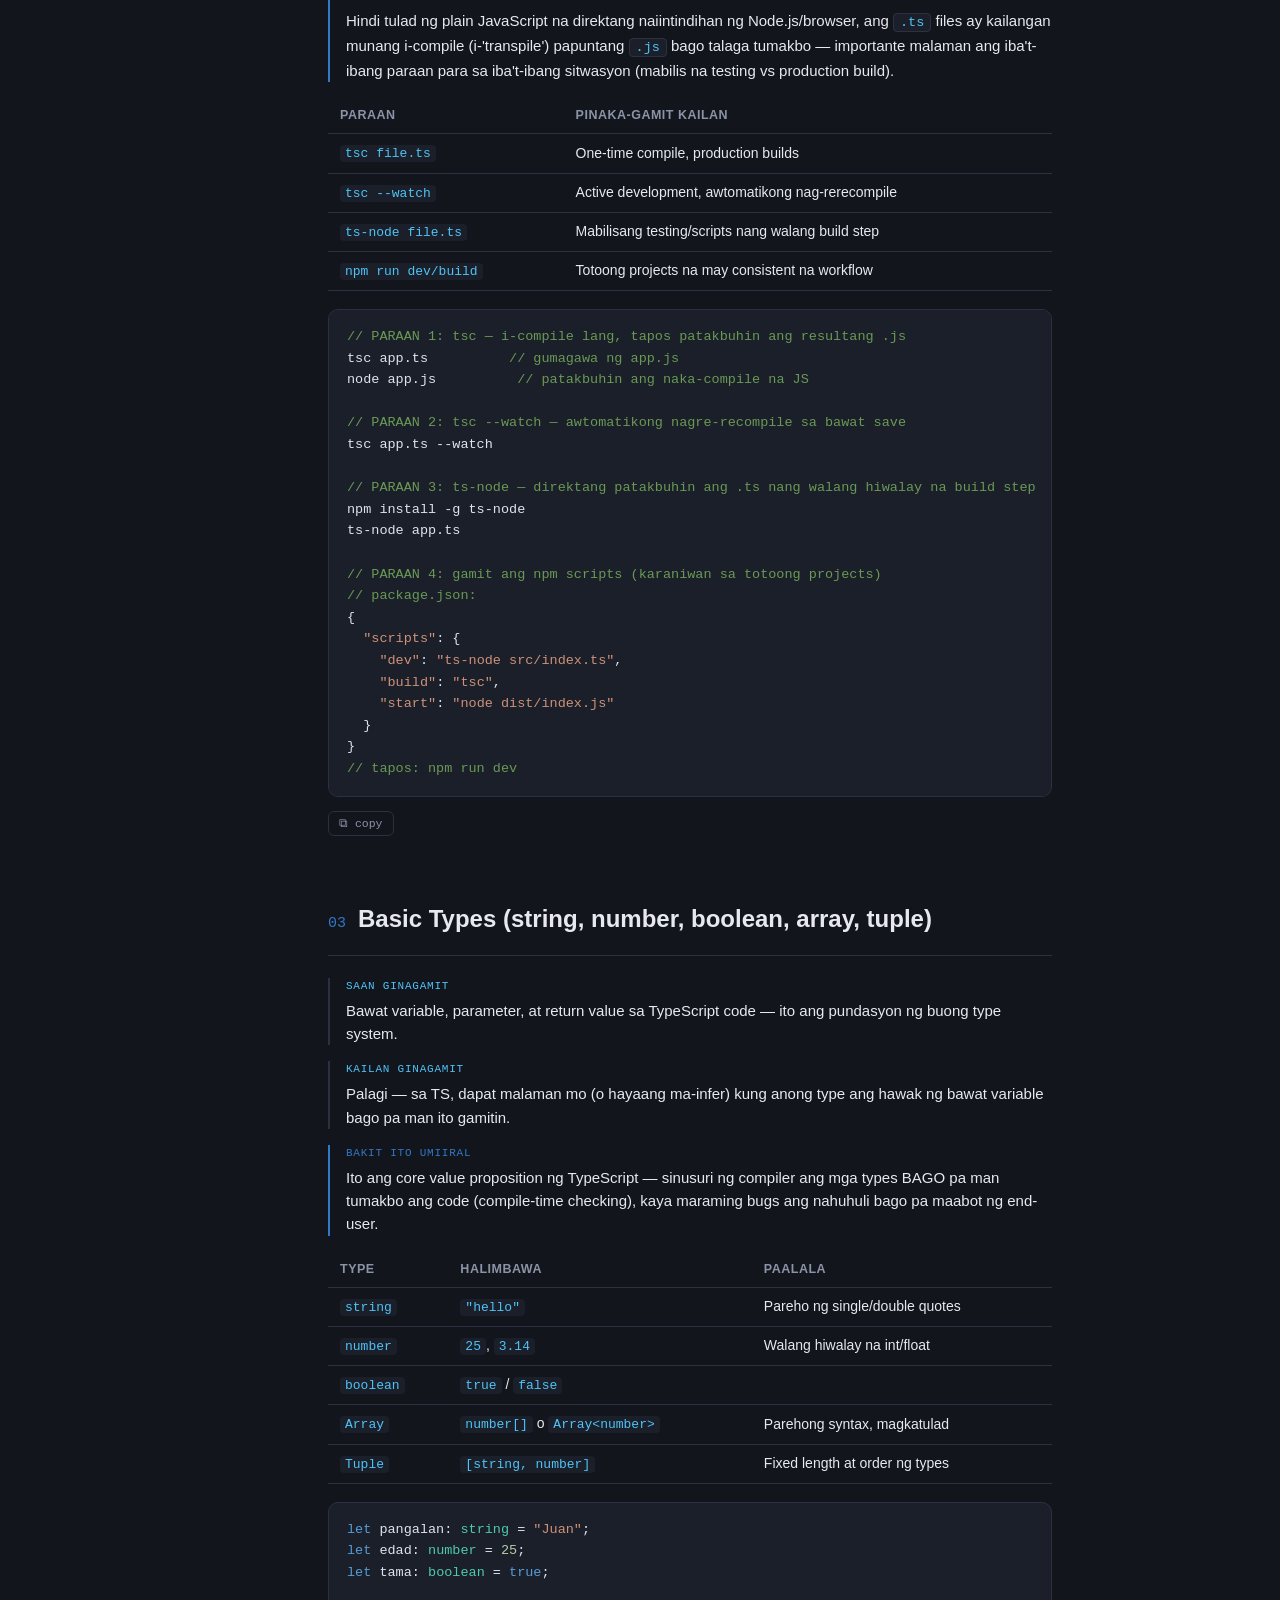
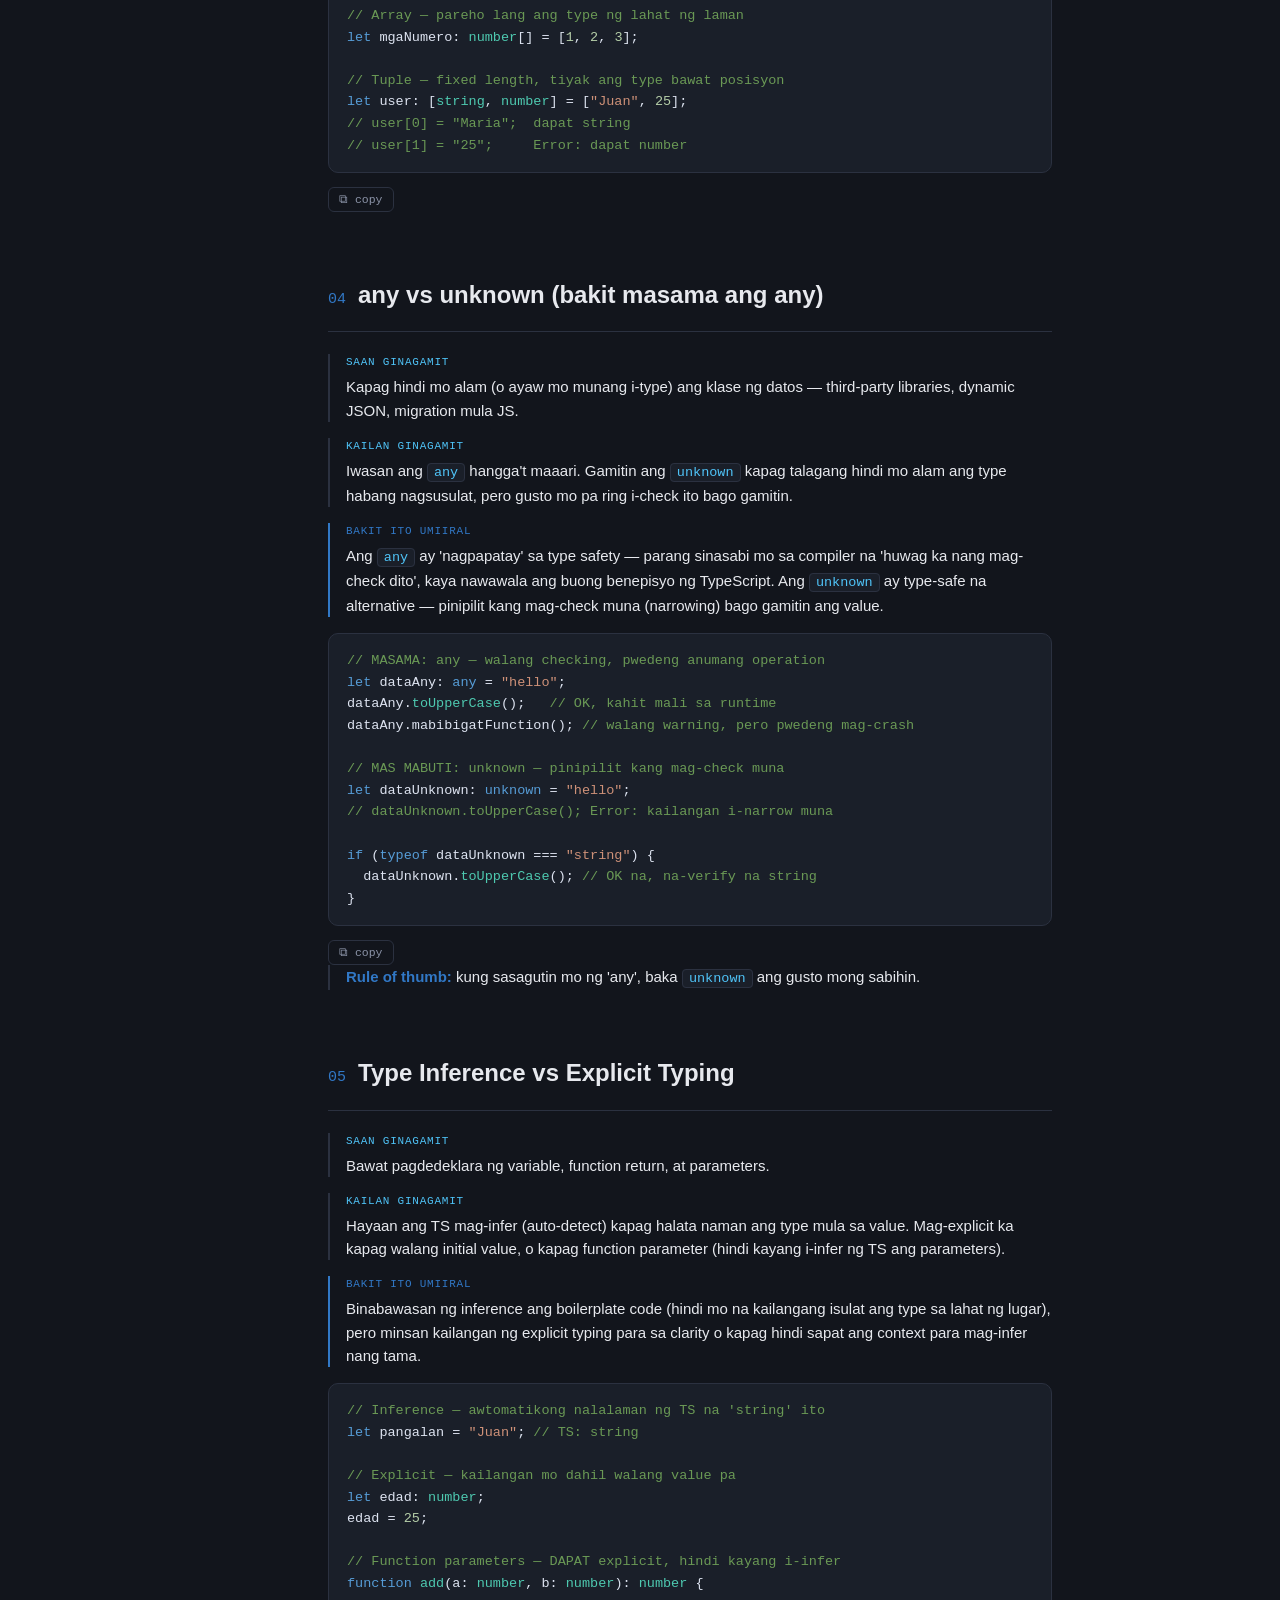
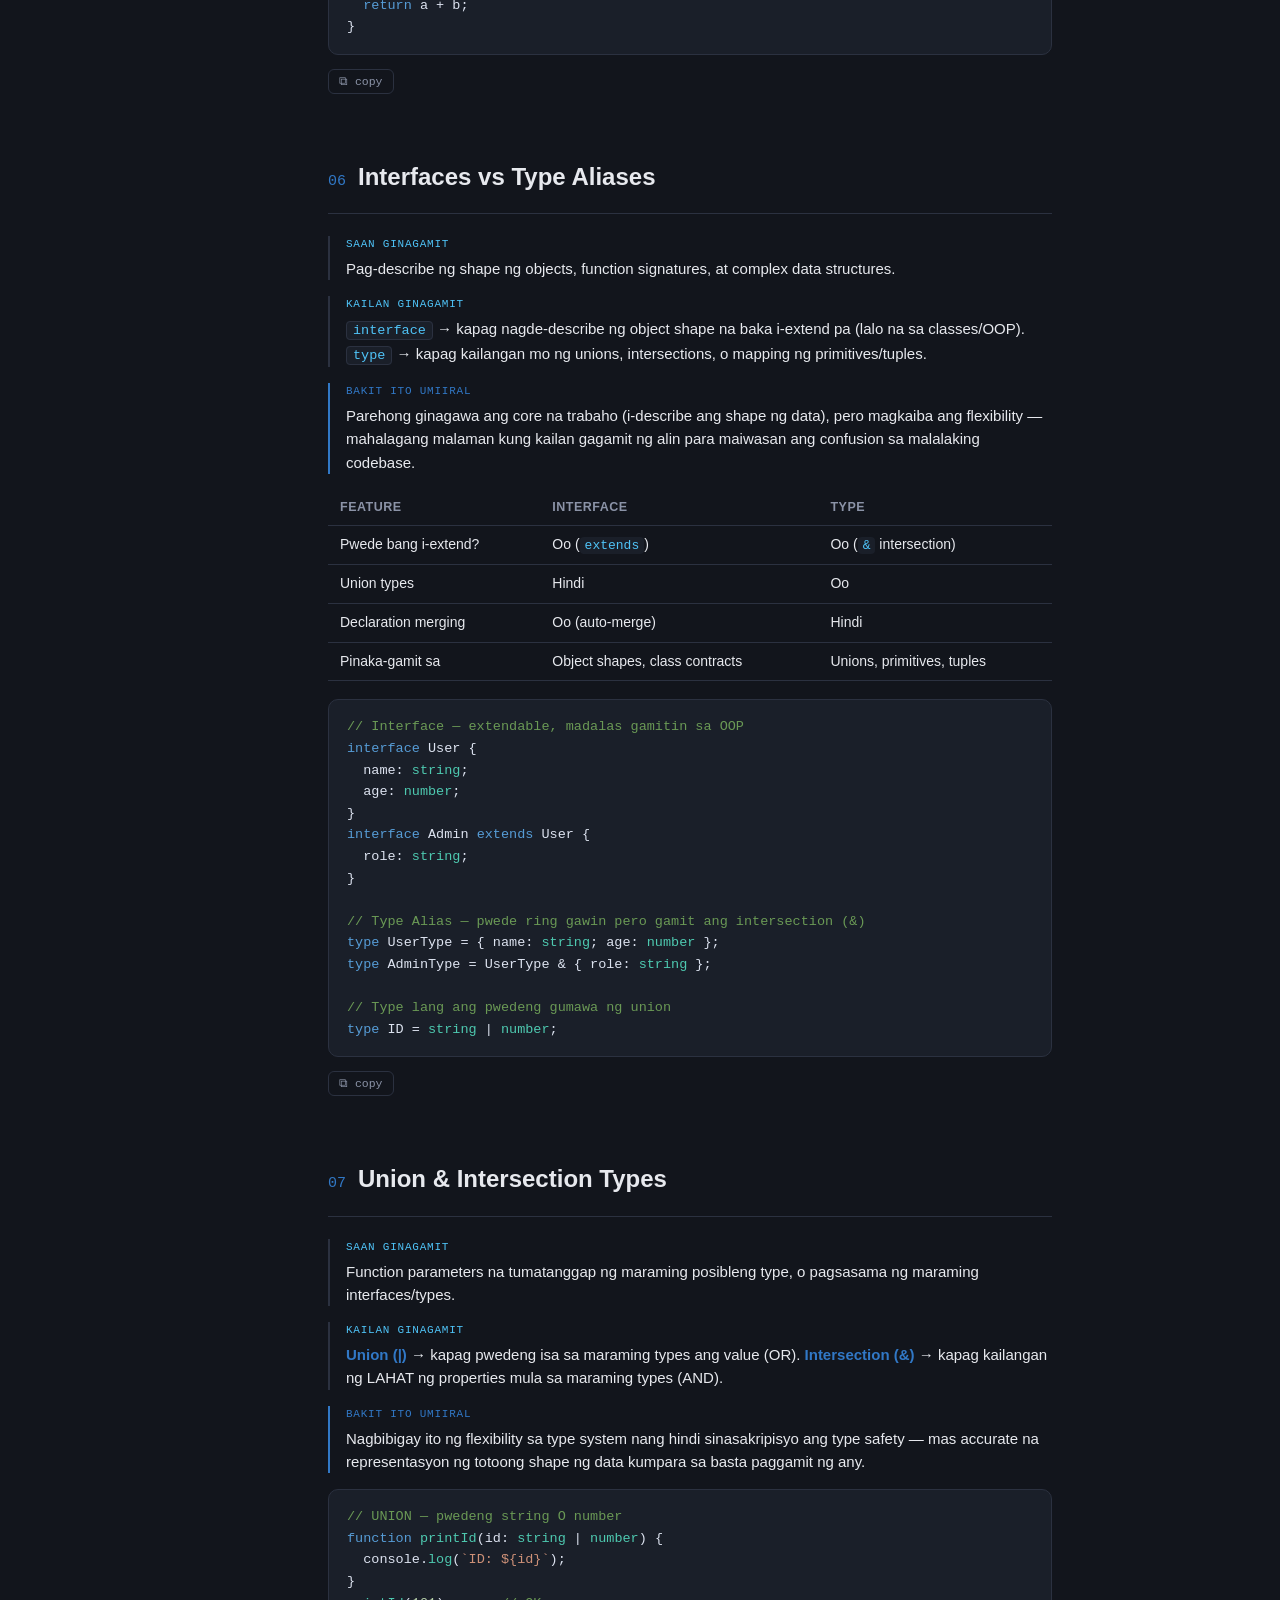
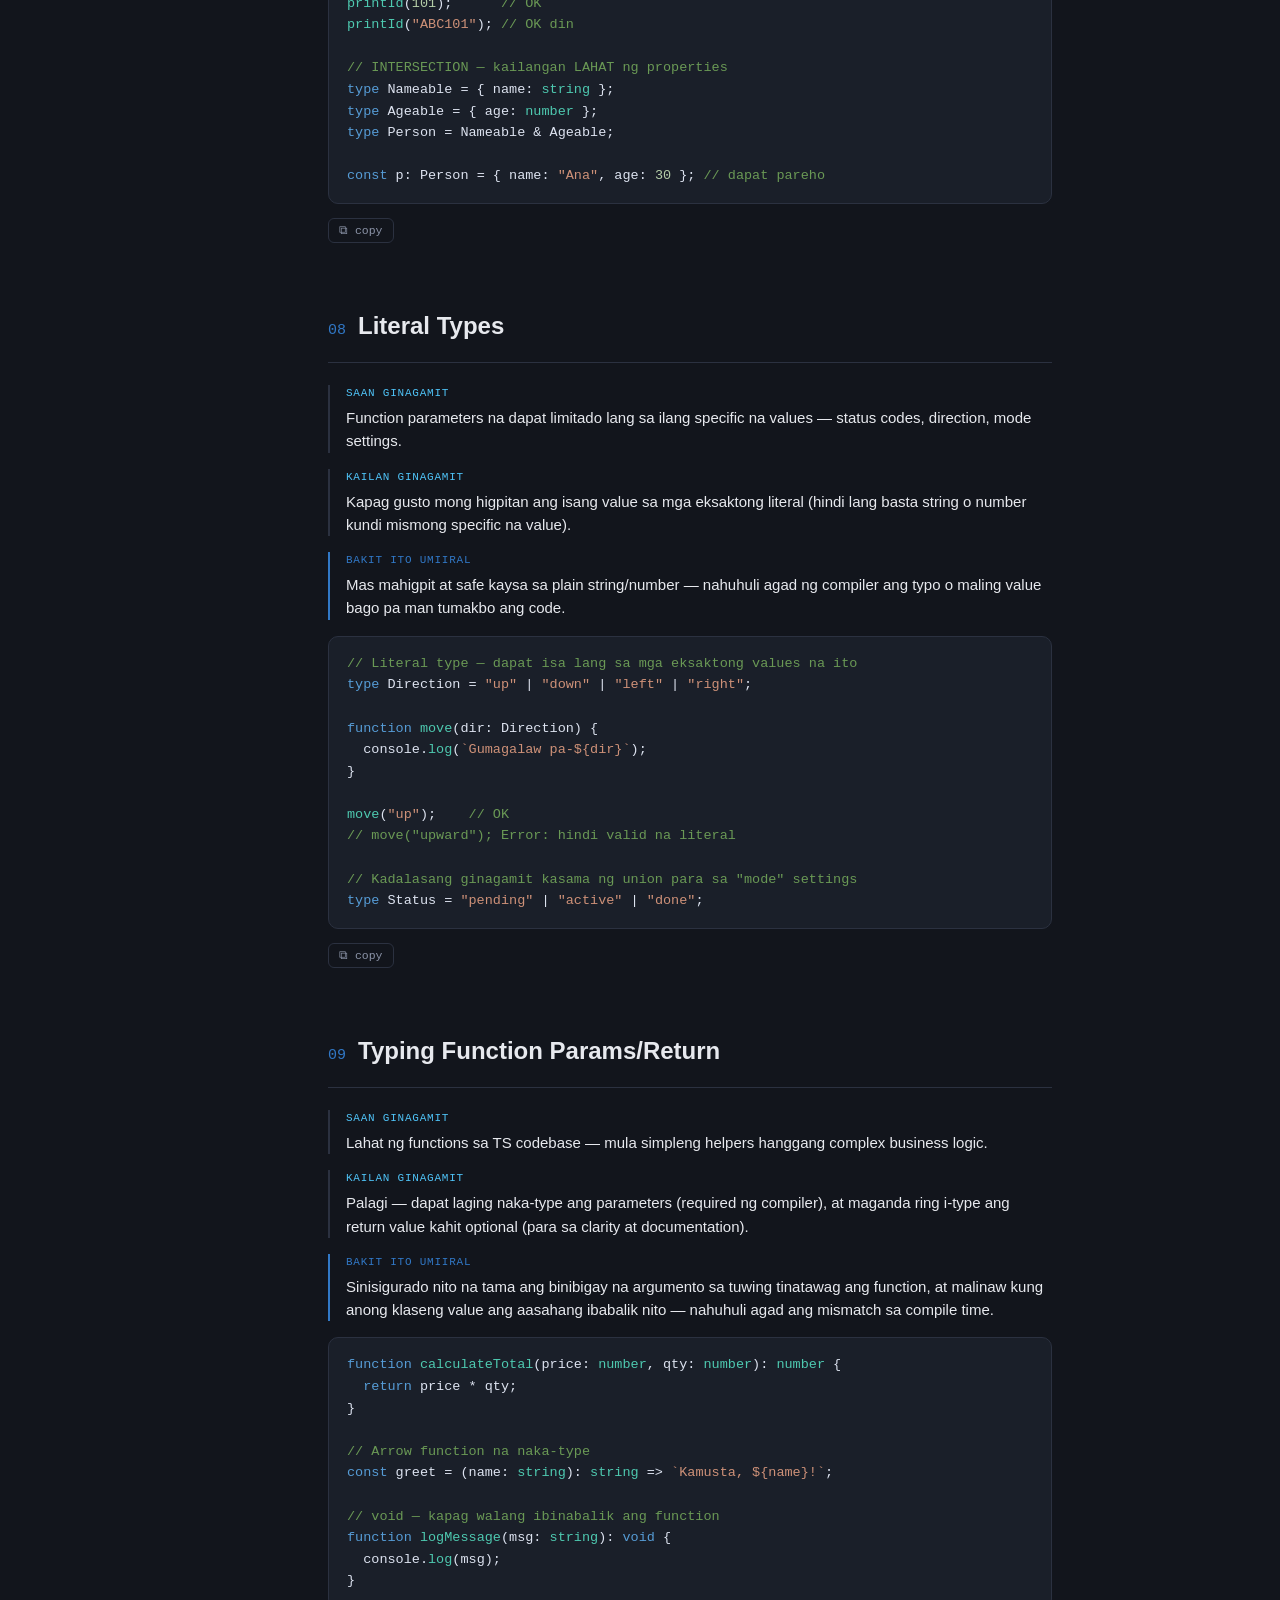
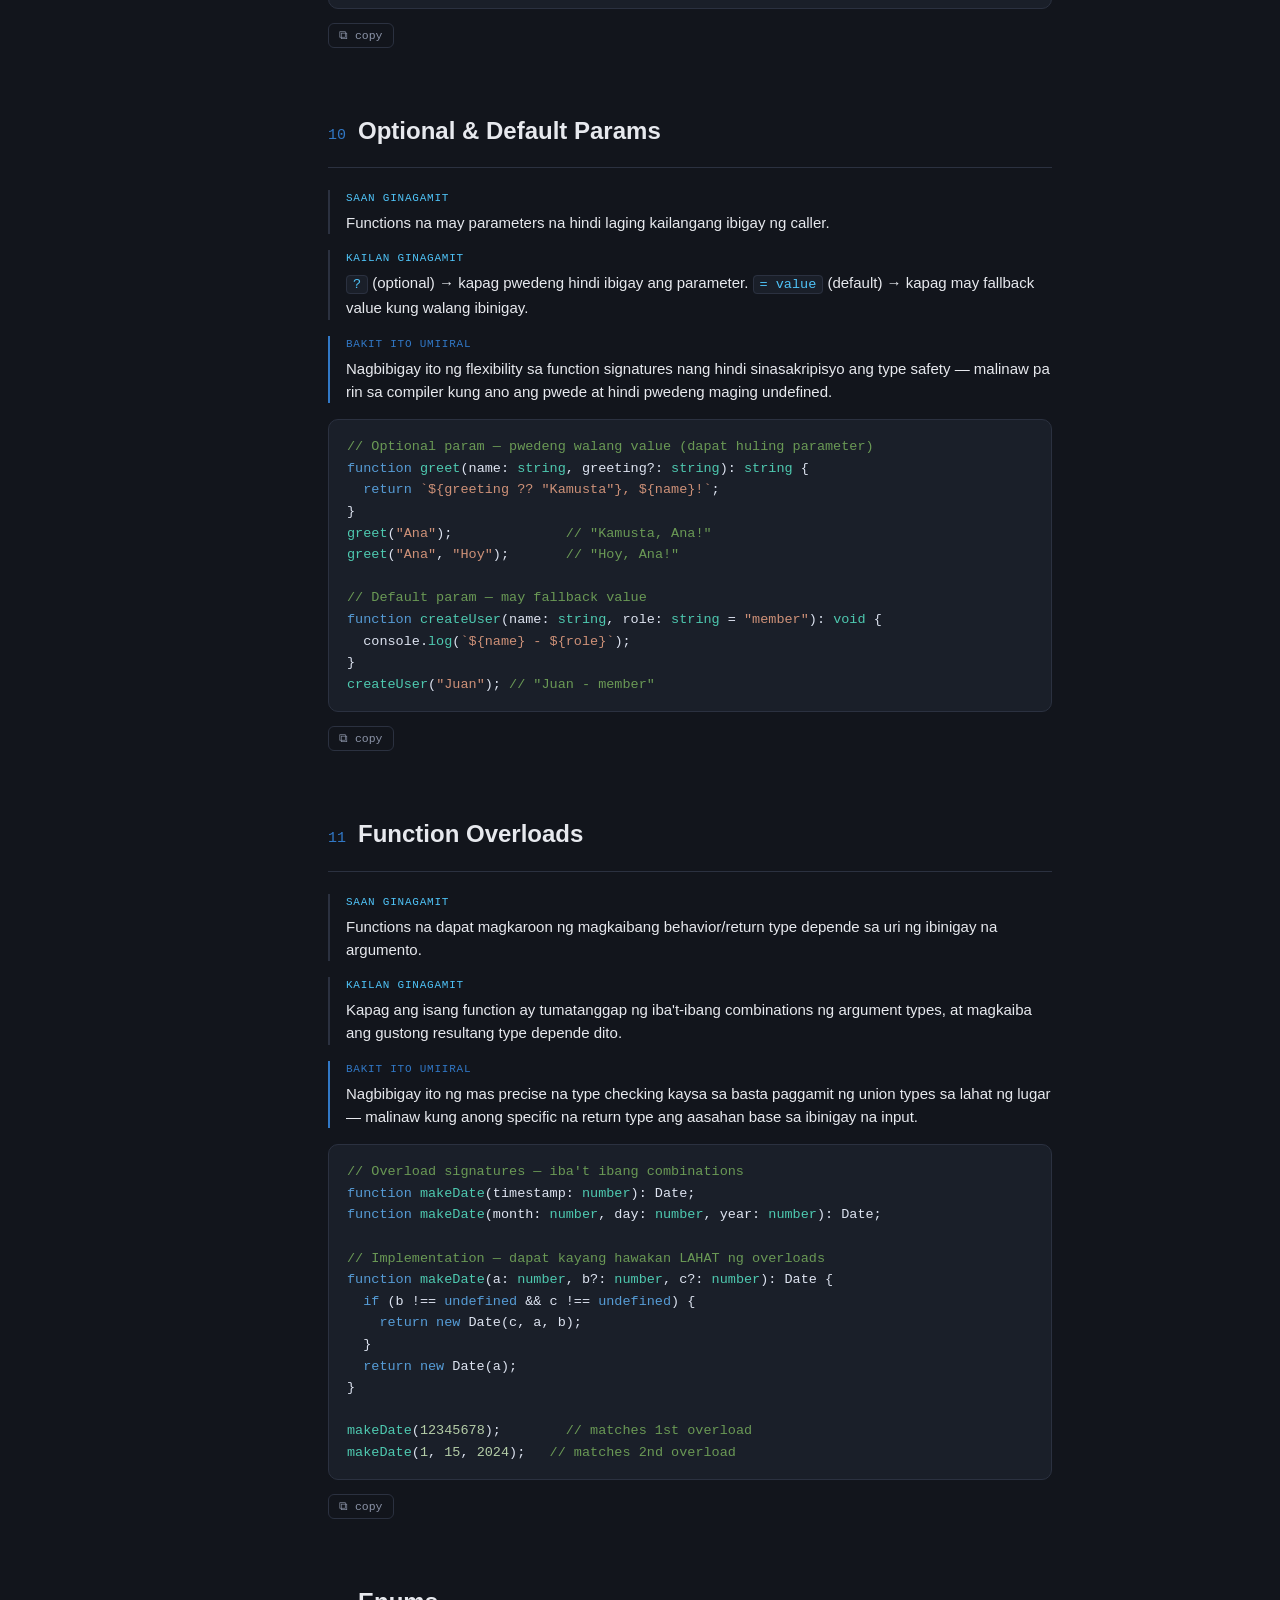
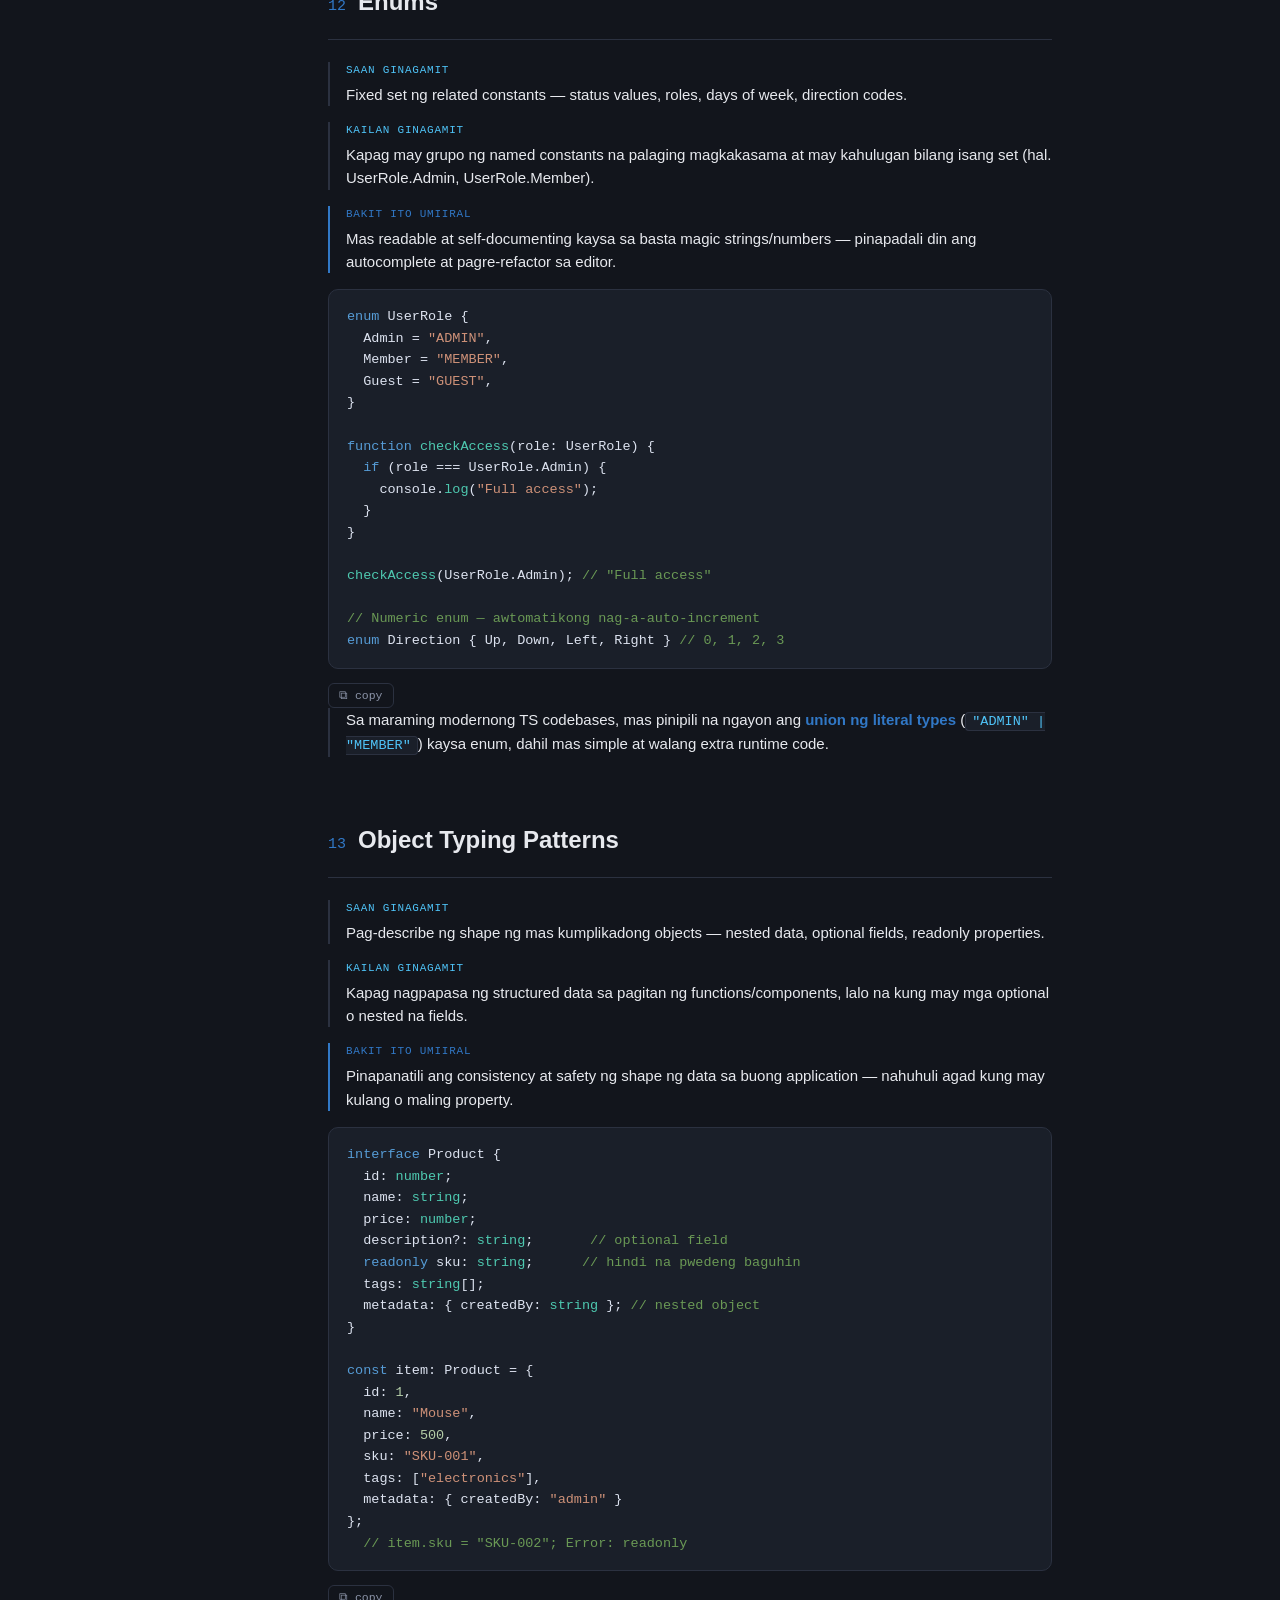
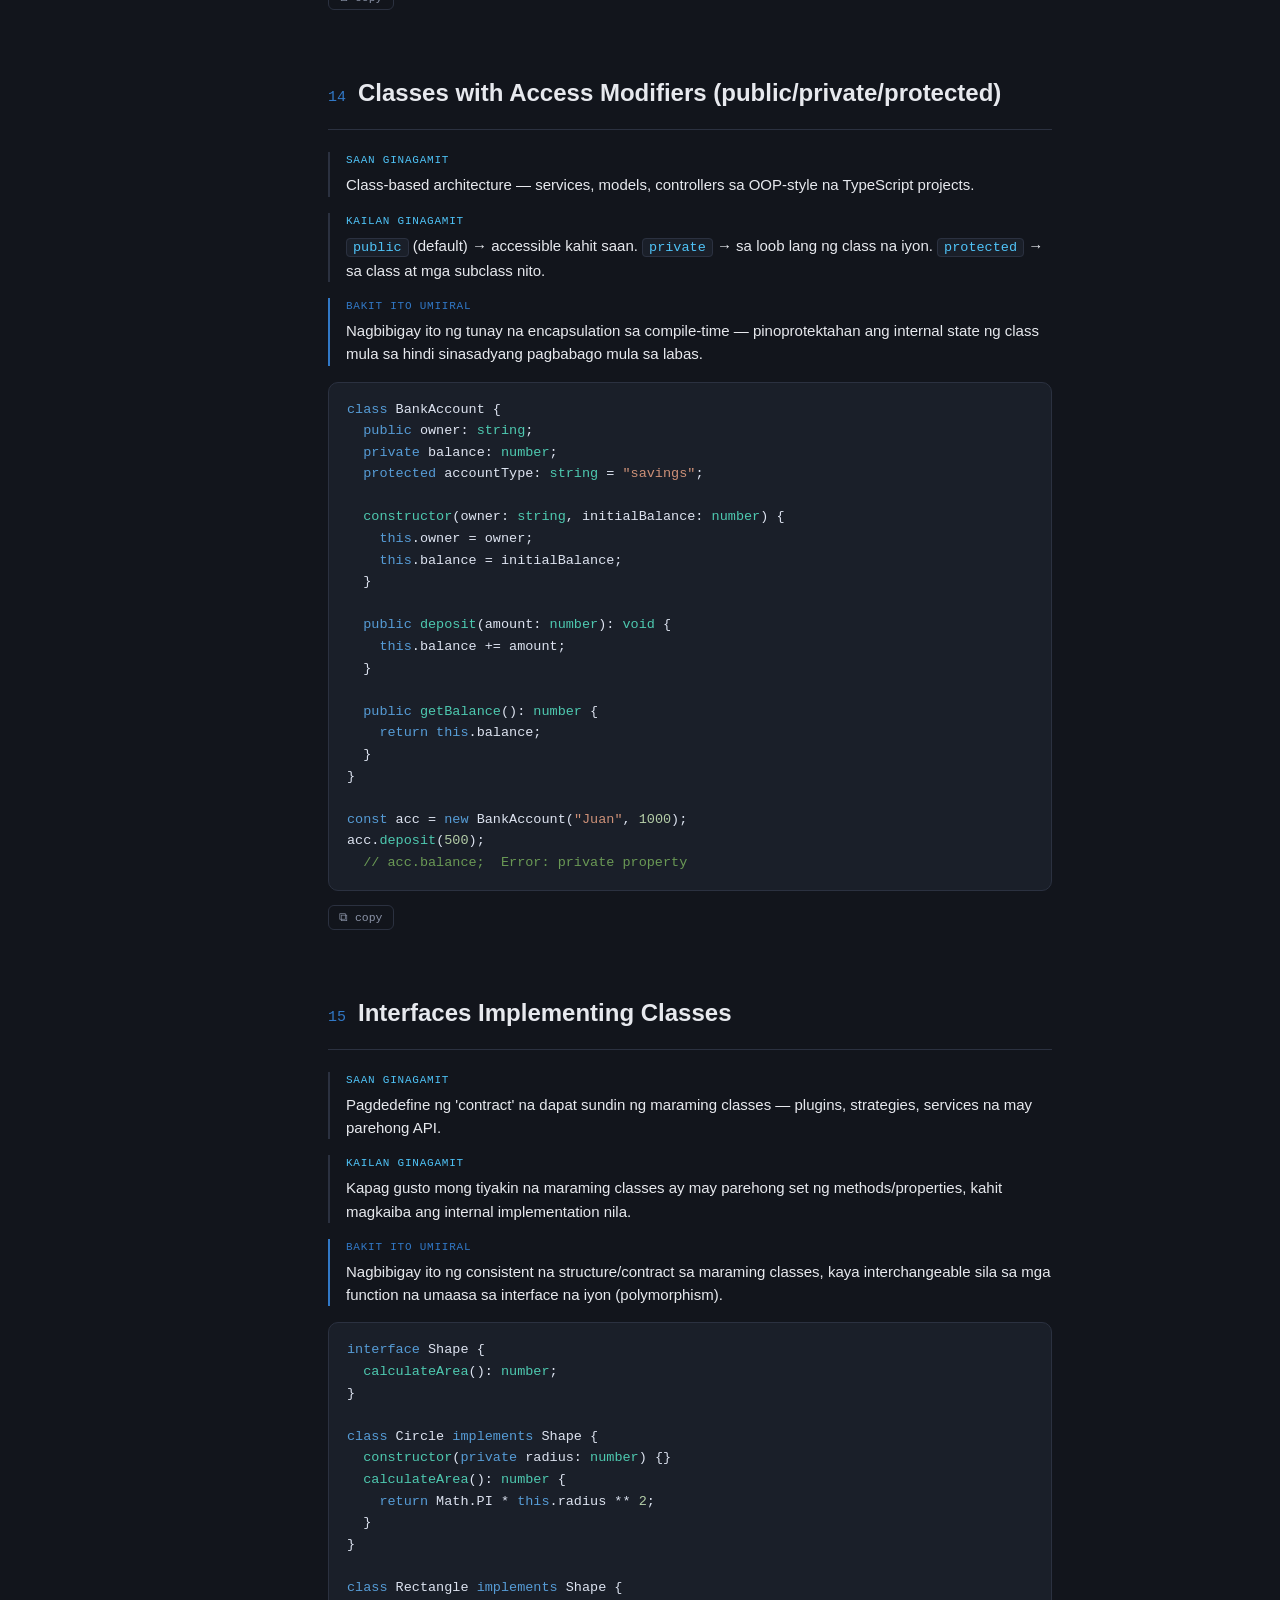
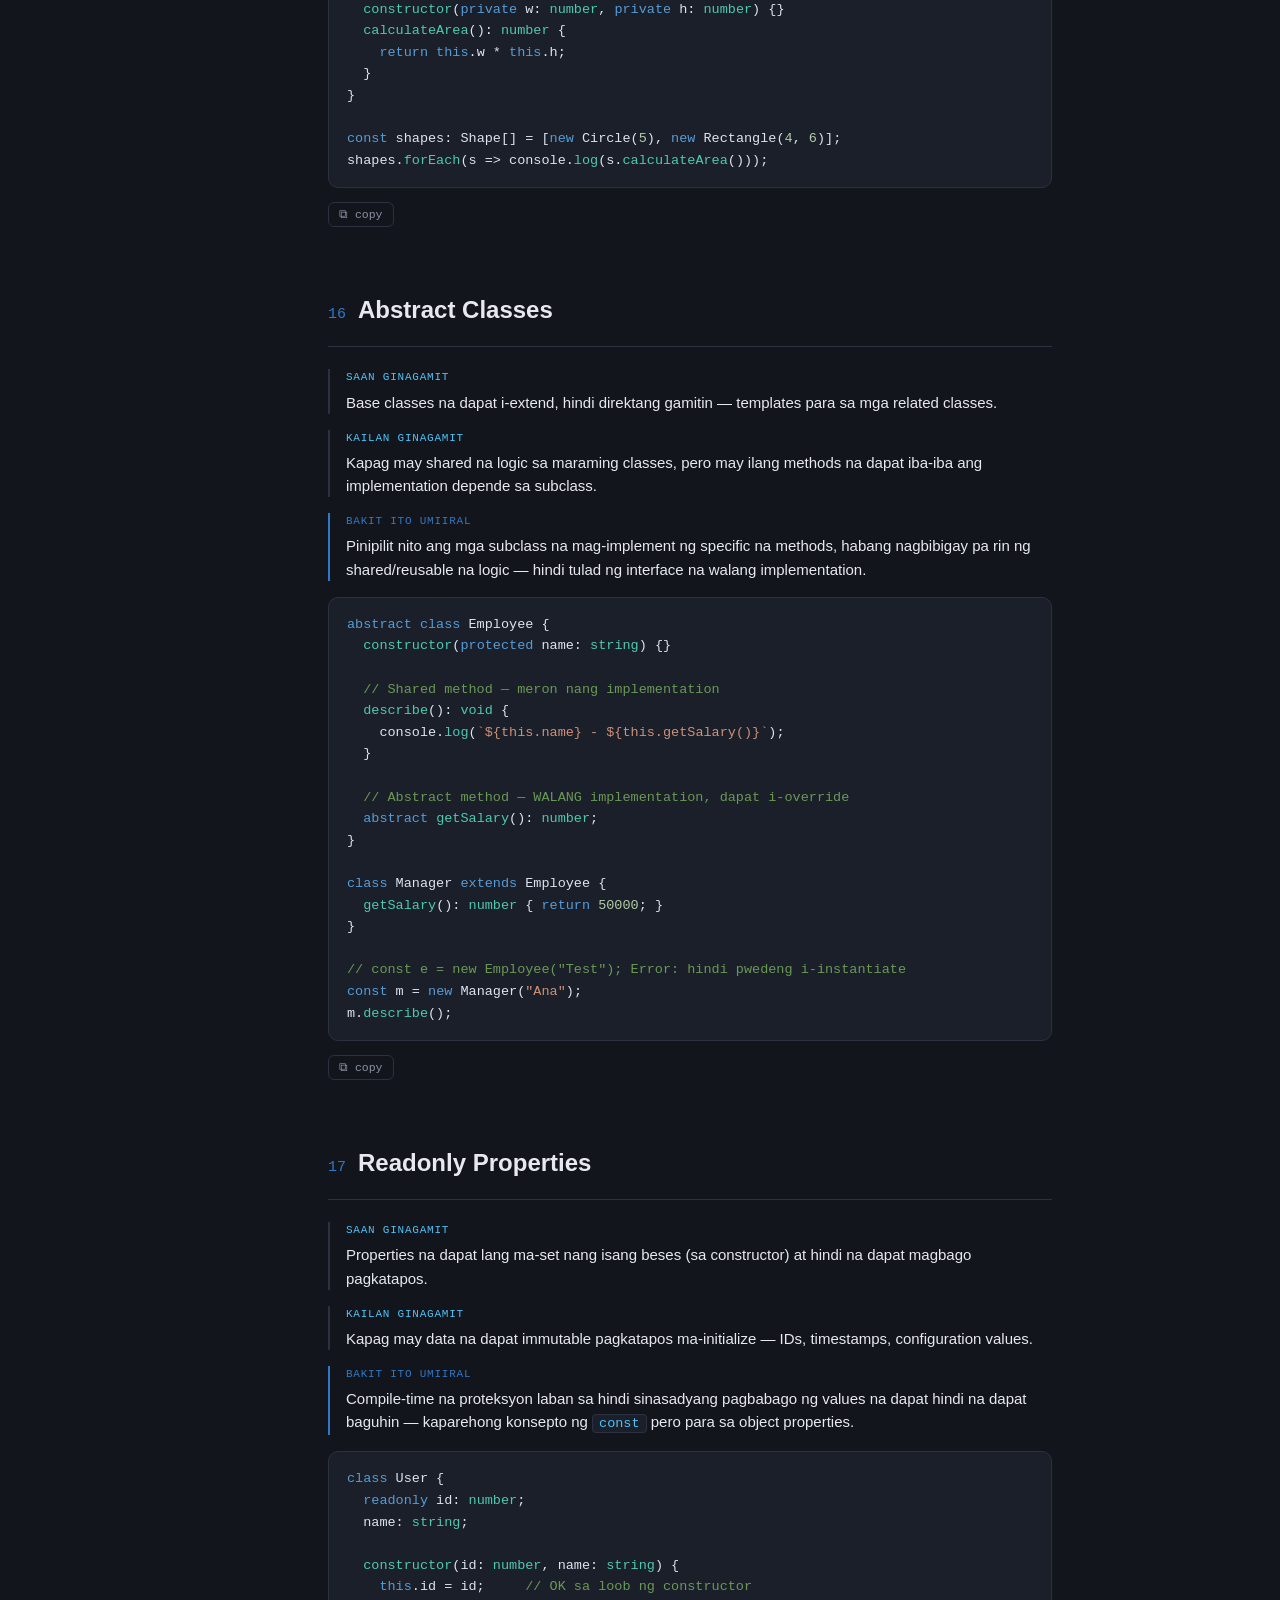
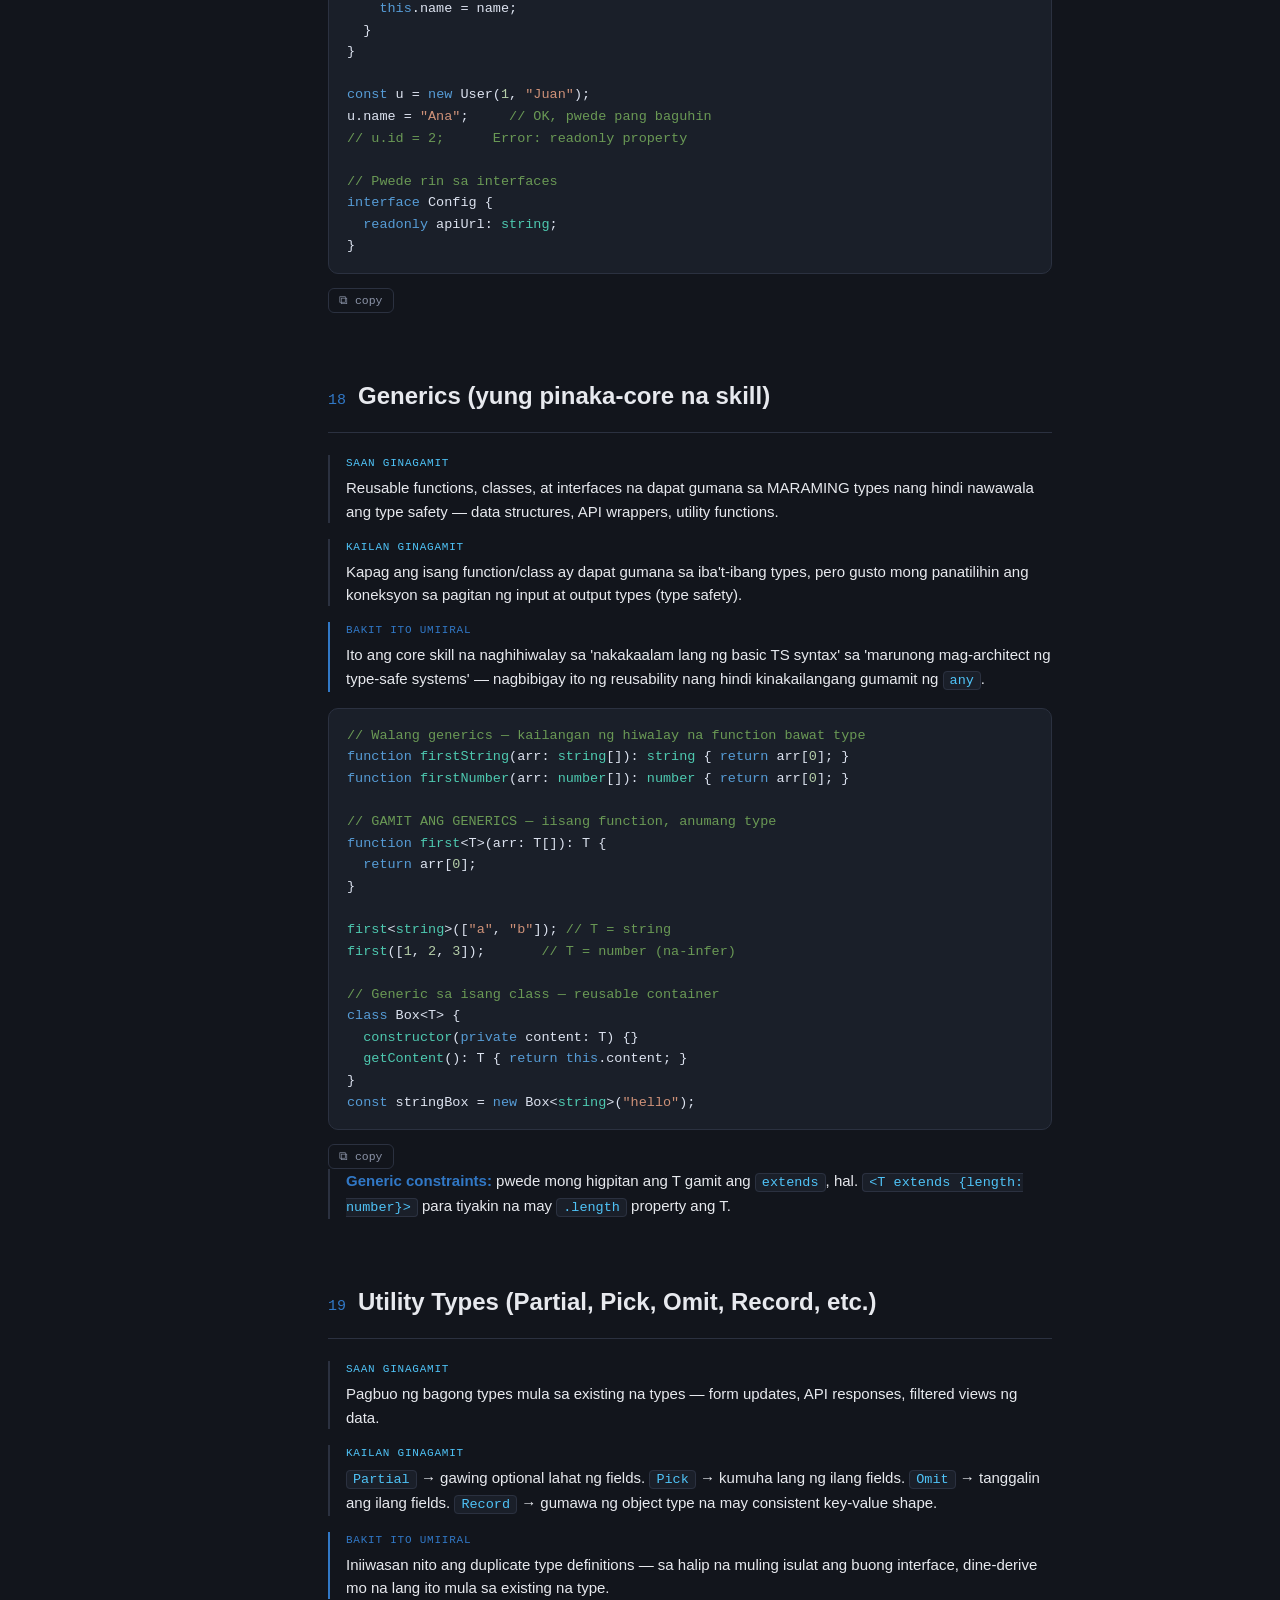
<file: ts-field-notes/index.html>
<!DOCTYPE html>
<html lang="tl">
<head>
<meta charset="UTF-8">
<meta name="viewport" content="width=device-width, initial-scale=1.0">
<title>TypeScript Roadmap — Field Notes</title>
<link rel="stylesheet" href="css/style.css">
</head>
<body>

<div id="app" class="app-shell"></div>

<script src="js/data/topics.js"></script>

<script src="js/components/Component.js"></script>

<script src="js/components/CodeBlock.js"></script>
<script src="js/components/DataTable.js"></script>
<script src="js/components/Field.js"></script>
<script src="js/components/Hero.js"></script>
<script src="js/components/NavLink.js"></script>
<script src="js/components/QuickMap.js"></script>

<script src="js/components/SearchBar.js"></script>
<script src="js/components/NavList.js"></script>
<script src="js/components/Sidebar.js"></script>
<script src="js/components/TopicCard.js"></script>
<script src="js/components/MainContent.js"></script>

<script src="js/layouts/AppLayout.js"></script>

<script src="js/App.js"></script>
<script src="js/main.js"></script>

</body>
</html>
</file>
<file: css/hub.css>
/* =========================================================
   CHEAT NOTES — HUB PAGE (css/hub.css)
   Parehong dark theme sa mga sub-project (--bg #12151C etc.)
   para consistent ang itsura pagpasok sa bawat isa.
   ========================================================= */

:root{
  --bg:#0F1218;
  --surface:#171B24;
  --surface-2:#1D2230;
  --border:#2B3140;
  --text:#E7E9EE;
  --muted:#8B93A7;
  --mono: "SF Mono", "Cascadia Code", "JetBrains Mono", Consolas, monospace;
  --sans: -apple-system, "Segoe UI", Inter, Roboto, sans-serif;
}

*{box-sizing:border-box;}
html,body{margin:0;padding:0;}
body{
  background:var(--bg); color:var(--text); font-family:var(--sans);
  line-height:1.55; -webkit-font-smoothing:antialiased;
  min-height:100vh; position:relative; overflow-x:hidden;
}

/* Subtle na dot-grid sa background — texture lang, hindi distracting */
.bg-grid{
  position:fixed; inset:0; z-index:-1;
  background-image:radial-gradient(var(--border) 1px, transparent 1px);
  background-size:26px 26px;
  mask-image:radial-gradient(ellipse 70% 55% at 50% 10%, #000 40%, transparent 90%);
  opacity:.55;
}

.hub{
  width:100%;
  max-width:1040px;
  margin:0 auto;
  padding:80px 24px 60px;
  display:flex; flex-direction:column; min-height:100vh;
}

/* ---------- Header ---------- */
.hub-header{margin-bottom:52px; max-width:680px;}
.hub-eyebrow{
  font-family:var(--mono); font-size:13px; letter-spacing:.06em;
  color:var(--muted); margin-bottom:14px;
}
.hub-header h1{
  font-size:clamp(30px, 5vw, 44px); margin:0 0 14px; letter-spacing:-.01em; font-weight:800;
}
.hub-title-accent{
  background:linear-gradient(90deg, #E34F26, #2965F1 40%, #38BDF8 70%, #3178C6);
  -webkit-background-clip:text; background-clip:text; color:transparent;
}
.hub-header p{color:var(--muted); font-size:15.5px; margin:0 0 20px; max-width:56ch;}

.hub-tags{display:flex; flex-wrap:wrap; gap:10px;}
.hub-tags span{
  font-family:var(--mono); font-size:11.5px; padding:5px 12px; border-radius:20px;
  border:1px solid var(--border); color:var(--muted); background:var(--surface);
}

/* ---------- Grid ng tech buttons ---------- */
/* auto-fit + minmax = automatic ang pagka-responsive: */
/* malapad na screen = 4 columns, papaliit = 2, mobile = 1 column. */
.tech-grid{
  display:grid;
  grid-template-columns:repeat(auto-fit, minmax(220px, 1fr));
  gap:20px;
  flex:1;
}

.tech-card{
  position:relative;
  display:flex; flex-direction:column; align-items:center; gap:14px;
  padding:34px 22px 26px;
  border-radius:18px;
  border:1px solid var(--border);
  background:linear-gradient(180deg, var(--surface), var(--surface-2));
  text-decoration:none;
  color:var(--muted);
  overflow:hidden;
  isolation:isolate;
  opacity:0; transform:translateY(14px);
  animation:cardIn .5s ease forwards;
  transition:transform .25s ease, border-color .25s ease, box-shadow .3s ease;
}
.tech-card:nth-child(1){animation-delay:.05s;}
.tech-card:nth-child(2){animation-delay:.12s;}
.tech-card:nth-child(3){animation-delay:.19s;}
.tech-card:nth-child(4){animation-delay:.26s;}
@keyframes cardIn{ to{ opacity:1; transform:translateY(0); } }

.tech-index{
  position:absolute; top:14px; right:16px;
  font-family:var(--mono); font-size:11px; color:var(--border);
  letter-spacing:.05em;
}

/* Malambot na radial glow na nakatago (opacity:0) hanggang mag-hover */
.tech-glow{
  position:absolute; inset:-30%;
  background:radial-gradient(circle at 50% 15%, var(--tech-1), transparent 65%);
  opacity:0;
  transition:opacity .35s ease;
  z-index:-1;
  pointer-events:none;
}

/* ITO YUNG "PLAIN / WALANG KULAY" NA DEFAULT STATE --------------- */
/* Puting plato ang lagyan ng logo — para pantay ang itsura kahit magkaiba */
/* ang background ng bawat na-upload na logo image (transparent, puti, dark). */
.tech-plate{
  width:100%;
  aspect-ratio:16/10;
  max-width:190px;
  background:#FFFFFF;
  border-radius:14px;
  display:flex; align-items:center; justify-content:center;
  padding:16px;
  box-shadow:inset 0 0 0 1px rgba(0,0,0,.04);
  transition:box-shadow .35s ease, transform .35s ease;
}
/* Yung Tailwind logo mismo may dark background na — gawin siyang transparent */
/* na frame sa halip na puti, para hindi mag-clash. */
.tech-plate--dark{background:#0F172A;}

.tech-plate img{
  max-width:100%; max-height:100%; object-fit:contain; display:block;
  filter:grayscale(1) opacity(.5);
  transition:filter .4s ease;
}

.tech-name{font-weight:700; font-size:17px; color:var(--text);}
.tech-desc{font-size:12.5px; color:var(--muted); text-align:center; min-height:2.4em;}

.tech-cta{
  margin-top:4px;
  font-family:var(--mono); font-size:11px; color:var(--border);
  display:inline-flex; align-items:center; gap:6px;
  transition:color .3s ease, gap .3s ease;
}
.tech-cta .arrow{transition:transform .3s ease;}

/* ITO YUNG "IILAW DEPENDE SA KULAY NG TECHNOLOGY" PAG NA-HOVER --- */
.tech-card:hover,
.tech-card:focus-visible{
  transform:translateY(-6px);
  border-color:var(--tech-1);
  box-shadow:0 20px 44px -20px var(--tech-1);
  outline:none;
}
.tech-card:hover .tech-glow,
.tech-card:focus-visible .tech-glow{
  opacity:.30;
}
.tech-card:hover .tech-plate,
.tech-card:focus-visible .tech-plate{
  box-shadow:0 0 0 2px var(--tech-1), 0 0 26px -4px var(--tech-1);
  transform:scale(1.03);
}
.tech-card:hover .tech-plate img,
.tech-card:focus-visible .tech-plate img{
  filter:grayscale(0) opacity(1);
}
.tech-card:hover .tech-cta,
.tech-card:focus-visible .tech-cta{
  color:var(--tech-1);
}
.tech-card:hover .tech-cta .arrow,
.tech-card:focus-visible .tech-cta .arrow{
  transform:translateX(3px);
}

/* ---------- Footer ---------- */
.hub-footer{
  margin-top:52px; padding-top:22px; border-top:1px solid var(--border);
  font-family:var(--mono); font-size:11.5px; color:var(--muted); text-align:center;
}

/* ---------- Responsive ---------- */
@media (max-width:640px){
  .hub{padding:52px 18px 40px;}
  .hub-header{margin-bottom:36px;}
  .tech-grid{grid-template-columns:repeat(auto-fit, minmax(150px, 1fr)); gap:14px;}
  .tech-card{padding:24px 14px 20px;}
  .tech-plate{max-width:140px;}
}

@media (prefers-reduced-motion: reduce){
  .tech-card{animation:none; opacity:1; transform:none;}
}
</file>
<file: htmlcss-field-notes/css/style.css>
:root{
  --bg:#12151C;
  --surface:#1A1F29;
  --border:#2B3140;
  --text:#E7E9EE;
  --muted:#8B93A7;
  --amber:#2965F1;
  --teal:#E34F26;
  --mono: "SF Mono", "Cascadia Code", "JetBrains Mono", Consolas, monospace;
  --sans: -apple-system, "Segoe UI", Inter, Roboto, sans-serif;
}
*{box-sizing:border-box;}
html,body{margin:0;padding:0;}
body{background:var(--bg); color:var(--text); font-family:var(--sans); line-height:1.55; -webkit-font-smoothing:antialiased;}

/* ---------- Layout shell ---------- */
.app-shell{display:grid; grid-template-columns:280px 1fr; min-height:100vh;}
/* ANG TUNAY NA FIX: ang mga direktang anak ng .app-shell ay yung mga
   walang-classes na wrapper div (data-slot="sidebar"/"main") mula sa
   AppLayout.js — SILA yung totoong "grid items", hindi ang .sidebar/
   .main-content sa loob nila. Kaya dito dapat ilagay ang min-width:0,
   kung hindi, pipilitin ng mahabang code/table content ang buong grid
   track na lumapad lampas sa screen (overflow sa mobile). */
.app-shell > *{min-width:0;}
@media (max-width:900px){
  .app-shell{grid-template-columns:1fr;}
  .sidebar{position:relative; height:auto; border-right:none; border-bottom:1px solid var(--border);}
}
.sidebar{
  position:sticky; top:0; height:100vh; overflow-y:auto; min-width:0;
  border-right:1px solid var(--border);
  padding:28px 20px 60px;
  background:linear-gradient(180deg, var(--surface), var(--bg) 60%);
}
.main-content{padding:56px 48px 120px; max-width:820px; min-width:0;}
@media (max-width:700px){.main-content{padding:32px 20px 100px;}}

/* ---------- Sidebar components ---------- */
.brand{font-family:var(--mono); font-size:13px; letter-spacing:.04em; color:var(--amber); margin-bottom:2px;}
.brand-sub{font-size:22px; font-weight:700; margin:2px 0 20px; color:var(--text);}
.search-wrap{margin-bottom:18px;}
.search-input{
  width:100%; padding:10px 12px; background:var(--surface); border:1px solid var(--border);
  border-radius:8px; color:var(--text); font-family:var(--sans); font-size:13.5px; outline:none;
}
.search-input:focus{border-color:var(--amber);}
.search-input::placeholder{color:var(--muted);}
.nav-link{
  display:flex; gap:10px; align-items:baseline; padding:7px 8px; border-radius:6px;
  color:var(--muted); text-decoration:none; font-size:13.5px; cursor:pointer; transition:background .12s, color .12s;
}
.nav-link:hover{background:var(--surface); color:var(--text);}
.nav-link.active{background:#2965F118; color:var(--amber);}
.nav-link.hidden{display:none;}
.nav-link .num{font-family:var(--mono); font-size:11px; color:var(--muted); min-width:22px;}
.nav-link.active .num{color:var(--amber);}
.no-results{color:var(--muted); font-size:13px; padding:10px 8px; display:none;}
.phase-label{
  font-family:var(--mono); font-size:11px; color:var(--amber); text-transform:uppercase;
  letter-spacing:.08em; margin:22px 0 8px; padding:0 8px;
  display:flex; align-items:center; gap:8px;
}
.phase-label::after{content:''; flex:1; height:1px; background:var(--border);}
.phase-label:first-child{margin-top:0;}

/* ---------- Hero component ---------- */
.hero{margin-bottom:56px; padding-bottom:32px; border-bottom:1px solid var(--border);}
.hero h1{font-size:38px; margin:0 0 10px; letter-spacing:-.01em; overflow-wrap:break-word;}
.hero p{color:var(--muted); font-size:16px; max-width:60ch; margin:0;}
.legend{margin-top:22px; display:flex; flex-wrap:wrap; gap:10px;}
.legend span{font-family:var(--mono); font-size:11.5px; padding:5px 10px; border-radius:20px; border:1px solid var(--border); color:var(--muted);}

/* ---------- TopicCard component ---------- */
.topic{margin-bottom:64px; scroll-margin-top:24px;}
.topic-head{display:flex; align-items:baseline; gap:12px; margin-bottom:6px;}
.topic-num{font-family:var(--mono); color:var(--amber); font-size:15px;}
.topic h2{font-size:24px; margin:0; overflow-wrap:break-word; min-width:0;}
.topic-divider{height:1px; background:var(--border); margin:18px 0 22px;}

.field{margin-bottom:16px; padding-left:16px; border-left:2px solid var(--border);}
.field.why{border-left-color:var(--amber);}
.field-label{font-family:var(--mono); font-size:11px; text-transform:uppercase; letter-spacing:.07em; color:var(--teal); margin-bottom:4px;}
.field.why .field-label{color:var(--amber);}
.field-body{font-size:15px; color:var(--text);}
.field-body b{color:var(--amber); font-weight:600;}
.field-body code{font-family:var(--mono); background:var(--surface); padding:1px 6px; border-radius:4px; font-size:13.5px; color:var(--teal); border:1px solid var(--border); overflow-wrap:break-word;}

/* Scroll container para sa tables — kapag mas malapad ang table kaysa
   sa screen (hal. maraming column sa maliit na phone), mag-scroll na
   lang ito nang pahalang sa halip na sirain ang buong page layout. */
.table-scroll{width:100%; overflow-x:auto; margin:14px 0 18px; -webkit-overflow-scrolling:touch;}
table{width:100%; min-width:420px; border-collapse:collapse; font-size:14px;}
th,td{text-align:left; padding:8px 12px; border-bottom:1px solid var(--border);}
th{color:var(--muted); font-weight:600; font-size:12.5px; text-transform:uppercase; letter-spacing:.04em;}
td code{font-family:var(--mono); background:var(--surface); padding:1px 5px; border-radius:4px; font-size:13px; color:var(--teal); overflow-wrap:break-word;}

pre{background:var(--surface); border:1px solid var(--border); border-radius:10px; padding:16px 18px; overflow-x:auto; margin:14px 0 6px;}
pre code{font-family:var(--mono); font-size:13.5px; line-height:1.6; color:#DDE3F0; white-space:pre;}
.cm{color:#6A9955;} .kw{color:#569CD6;} .str{color:#CE9178;} .fn{color:#4EC9B0;} .num{color:#B5CEA8;}

.copy-btn{
  display:inline-flex; align-items:center; gap:6px; margin-top:8px; background:transparent;
  border:1px solid var(--border); color:var(--muted); font-family:var(--mono); font-size:11.5px;
  padding:5px 10px; border-radius:6px; cursor:pointer;
}
.copy-btn:hover{border-color:var(--amber); color:var(--amber);}

/* ---------- QuickMap component ---------- */
.quickmap{background:var(--surface); border:1px solid var(--border); border-radius:12px; padding:24px 26px; margin-top:20px;}
.quickmap h3{margin-top:0; font-size:16px; color:var(--amber);}
.quickmap ul{margin:0; padding-left:20px;}
.quickmap li{margin-bottom:8px; font-size:14.5px;}

::-webkit-scrollbar{width:10px; height:10px;}
::-webkit-scrollbar-track{background:transparent;}
::-webkit-scrollbar-thumb{background:var(--border); border-radius:8px;}

/* ---------- LiveDemo component ---------- */
.demo-heading{
  font-family:var(--mono); font-size:11px; text-transform:uppercase; letter-spacing:.07em;
  color:var(--amber); margin:20px 0 10px;
}
.demo{
  display:grid; grid-template-columns:220px 1fr; gap:20px;
  background:var(--surface); border:1px solid var(--border); border-radius:12px;
  padding:20px; margin-bottom:6px;
}
@media (max-width:640px){ .demo{grid-template-columns:1fr;} }

.demo-controls{display:flex; flex-direction:column; gap:14px; min-width:0;}
.demo-control{display:flex; flex-direction:column; gap:6px; font-size:12.5px; color:var(--muted);}
.demo-control-label{display:flex; justify-content:space-between; gap:6px;}
.demo-control-value{font-family:var(--mono); color:var(--amber); font-size:11.5px;}

.demo-control input[type="range"]{
  -webkit-appearance:none; width:100%; height:4px; border-radius:4px;
  background:var(--border); outline:none;
}
.demo-control input[type="range"]::-webkit-slider-thumb{
  -webkit-appearance:none; width:14px; height:14px; border-radius:50%;
  background:var(--amber); cursor:pointer; border:2px solid var(--bg);
}
.demo-control input[type="range"]::-moz-range-thumb{
  width:14px; height:14px; border-radius:50%; background:var(--amber);
  cursor:pointer; border:2px solid var(--bg);
}
.demo-control select{
  background:var(--bg); color:var(--text); border:1px solid var(--border);
  border-radius:6px; padding:6px 8px; font-family:var(--sans); font-size:12.5px; outline:none;
}
.demo-control select:focus{border-color:var(--amber);}
.demo-control input[type="color"]{
  width:100%; height:32px; border:1px solid var(--border); border-radius:6px;
  background:var(--bg); cursor:pointer; padding:2px;
}

.demo-preview-wrap{
  display:flex; align-items:center; justify-content:center;
  position:relative; /* kailangan ito para may "anchor" ang position:absolute ng demo-box */
  background:
    linear-gradient(45deg, #262b36 25%, transparent 25%),
    linear-gradient(-45deg, #262b36 25%, transparent 25%),
    linear-gradient(45deg, transparent 75%, #262b36 75%),
    linear-gradient(-45deg, transparent 75%, #262b36 75%);
  background-size:16px 16px;
  background-position:0 0, 0 8px, 8px -8px, -8px 0px;
  background-color:#1e222c;
  border-radius:8px; min-height:220px; overflow:hidden; padding:16px;
}
.demo-box{
  background-color:#2965F1; color:#fff; display:flex; align-items:center; justify-content:center;
  min-width:60px; min-height:60px; font-family:var(--mono); font-size:13px;
  position:relative; box-sizing:border-box; text-align:center;
}
.demo-box--hoverable{cursor:pointer;}
.demo-box--draggable{cursor:grab; user-select:none; touch-action:none;}
.demo-box--draggable:active{cursor:grabbing;}
.demo-child{
  background:#E34F26; color:#fff; display:flex; align-items:center; justify-content:center;
  width:44px; height:44px; font-family:var(--mono); font-size:12px; border-radius:4px; flex-shrink:0;
}
.demo-child-2{background:#38BDF8;}
.demo-child-3{background:#22C55E;}
.demo-child-4{background:#EAB308;}
.demo-child-5{background:#A855F7;}
.demo-child-6{background:#F472B6;}

/* ---------- Diagram (inline SVG wireframes) ---------- */
.diagram-heading{
  font-family:var(--mono); font-size:11px; text-transform:uppercase; letter-spacing:.07em;
  color:var(--amber); margin:20px 0 10px;
}
.diagram-wrap{
  background:var(--surface); border:1px solid var(--border); border-radius:12px;
  padding:16px; margin-bottom:6px;
}
.diagram-wrap svg{width:100%; height:auto; display:block;}

/* ---------- Showcase (live, real HTML elements) ---------- */
.showcase-heading{
  font-family:var(--mono); font-size:11px; text-transform:uppercase; letter-spacing:.07em;
  color:var(--amber); margin:20px 0 10px;
}
.showcase-box{
  background:var(--surface); border:1px solid var(--border); border-radius:12px;
  padding:20px; margin-bottom:6px;
}
.showcase-grid{
  display:grid; grid-template-columns:repeat(auto-fill, minmax(160px, 1fr)); gap:14px;
}
.showcase-item{
  display:flex; flex-direction:column; gap:6px; font-size:11.5px; color:var(--muted);
  font-family:var(--mono); min-width:0;
}
.showcase-item-row{flex-direction:row; align-items:center; gap:8px;}
.showcase-item input{
  background:var(--bg); border:1px solid var(--border); border-radius:6px;
  padding:7px 9px; color:var(--text); font-family:var(--sans); font-size:13px; outline:none;
  accent-color:var(--amber); min-width:0; width:100%;
}
.showcase-item input:focus{border-color:var(--amber);}
.showcase-item input[type="checkbox"], .showcase-item input[type="radio"]{width:16px; height:16px; padding:0;}
.showcase-item input[type="color"]{padding:2px; height:34px;}
.showcase-item input[type="submit"]{
  background:var(--amber); color:#fff; border:none; cursor:pointer; font-weight:600;
}

.showcase-compare{display:grid; grid-template-columns:1fr 1fr; gap:16px;}
.showcase-compare > *{min-width:0;}
@media (max-width:600px){.showcase-compare{grid-template-columns:1fr;}}
.showcase-bad, .showcase-good{
  border-radius:10px; padding:16px; display:flex; flex-direction:column; gap:10px;
}
.showcase-bad{background:#3a1f1f; border:1px solid #5c2c2c;}
.showcase-good{background:#1f3a2a; border:1px solid #2c5c3c;}
.showcase-compare-label{
  font-family:var(--mono); font-size:11px; text-transform:uppercase; letter-spacing:.06em; font-weight:700;
}
.showcase-bad .showcase-compare-label{color:#F87171;}
.showcase-good .showcase-compare-label{color:#4ADE80;}
.showcase-fake-img{
  background:var(--bg); border:1px dashed var(--border); border-radius:6px; padding:14px;
  text-align:center; font-family:var(--mono); font-size:12px; color:var(--muted);
}
.showcase-fake-input, .showcase-real-label{
  font-size:13px; color:var(--text); display:flex; align-items:center; gap:8px;
}
.showcase-plain-input{
  display:inline-block; width:100px; height:20px; border-bottom:1px solid var(--muted);
}
.showcase-real-label{min-width:0;}
.showcase-real-label input{
  background:var(--bg); border:1px solid var(--border); border-radius:6px;
  padding:5px 8px; color:var(--text); font-size:13px; outline:none;
  min-width:0; flex:1;
}
.showcase-fake-button{
  background:var(--bg); border:1px solid var(--border); border-radius:6px; padding:8px 14px;
  text-align:center; font-size:13px; color:var(--muted); cursor:not-allowed;
}
.showcase-real-button{
  background:var(--amber); color:#fff; border:none; border-radius:6px; padding:8px 14px;
  font-size:13px; font-weight:600; cursor:pointer; font-family:var(--sans);
}

/* ---------- Back-to-hub link (idinagdag) ---------- */
.hub-back-link{
  display:inline-flex; align-items:center; gap:6px;
  font-family:var(--mono); font-size:11.5px; color:var(--muted);
  text-decoration:none; margin-bottom:16px; padding:4px 0;
}
.hub-back-link:hover{color:var(--amber);}

/* =========================================================
   SIDEBAR TOGGLE SYSTEM (open/close)
   - Desktop (>=901px): nagre-reflow lang ang column, bumabawi ng
     espasyo ang main-content kapag naka-close.
   - Mobile (<=900px): nagiging slide-in drawer na may dimmed
     backdrop sa likod.
   Ang mga classes (.sidebar-open/.sidebar-closed) ay nasa
   .app-shell mismo, kinokontrol ng AppLayout.js.
   ========================================================= */

.app-shell{position:relative;}

/* Ang laging-nakikitang pabukas/pasarang button (nasa itaas-kaliwa) */
.sidebar-toggle{
  position:fixed; top:16px; left:16px; z-index:50;
  width:38px; height:38px; border-radius:10px;
  background:var(--surface); border:1px solid var(--border);
  display:flex; align-items:center; justify-content:center;
  cursor:pointer; padding:0;
  transition:opacity .2s ease, border-color .2s ease, background .2s ease, transform .15s ease;
}
.sidebar-toggle:hover{border-color:var(--amber); background:var(--bg);}
.sidebar-toggle:active{transform:scale(.94);}
.sidebar-toggle:focus-visible{outline:2px solid var(--amber); outline-offset:2px;}

/* Hamburger icon — 3 guhit gamit ang ::before/::after */
.sidebar-toggle-icon{
  position:relative; display:block; width:16px; height:2px;
  background:var(--text); border-radius:2px;
}
.sidebar-toggle-icon::before,
.sidebar-toggle-icon::after{
  content:''; position:absolute; left:0; width:16px; height:2px;
  background:var(--text); border-radius:2px;
}
.sidebar-toggle-icon::before{top:-5px;}
.sidebar-toggle-icon::after{top:5px;}

/* Yung close button (X) sa loob mismo ng sidebar (maliit na bersyon) */
.sidebar-toggle--close{
  position:static; width:28px; height:28px; flex-shrink:0;
}
.sidebar-toggle-icon--x{background:transparent;}
.sidebar-toggle-icon--x::before,
.sidebar-toggle-icon--x::after{top:0; transform-origin:center;}
.sidebar-toggle-icon--x::before{transform:rotate(45deg);}
.sidebar-toggle-icon--x::after{transform:rotate(-45deg);}

.sidebar-head{
  display:flex; align-items:center; justify-content:space-between; gap:10px;
  margin-bottom:2px;
}

/* Dimmed na backdrop — mobile drawer lang gumagamit nito */
.sidebar-backdrop{
  position:fixed; inset:0; background:rgba(4,6,10,.6);
  opacity:0; pointer-events:none; z-index:32;
  transition:opacity .25s ease;
}

/* ---------- DESKTOP: reflow ng column ---------- */
/* Itago ang floating open-button kapag bukas na ang sidebar (may sarili
   naman itong X close button sa loob) — desktop man o mobile drawer. */
.app-shell.sidebar-open [data-role="sidebar-open-btn"]{opacity:0; pointer-events:none;}

@media (min-width:901px){
  .app-shell{transition:grid-template-columns .25s ease;}
  .app-shell.sidebar-closed{grid-template-columns:0px 1fr;}
  .app-shell.sidebar-closed .sidebar{
    opacity:0; pointer-events:none; padding-left:0; padding-right:0; border-right:none;
  }
  .sidebar{transition:opacity .18s ease, padding .25s ease;}
}

/* ---------- MOBILE: slide-in drawer ---------- */
@media (max-width:900px){
  .sidebar{
    position:fixed; top:0; left:0; height:100vh; width:82vw; max-width:320px;
    z-index:35; transform:translateX(-100%);
    transition:transform .28s ease;
    box-shadow:24px 0 48px -24px rgba(0,0,0,.6);
  }
  .app-shell.sidebar-open .sidebar{transform:translateX(0);}
  .app-shell.sidebar-open .sidebar-backdrop{opacity:1; pointer-events:auto;}
  .main-content{padding-top:74px;}
}
</file>
<file: js-field-notes/css/style.css>
:root{
  --bg:#12151C;
  --surface:#1A1F29;
  --border:#2B3140;
  --text:#E7E9EE;
  --muted:#8B93A7;
  --amber:#E8A94A;
  --teal:#5FB3AA;
  --mono: "SF Mono", "Cascadia Code", "JetBrains Mono", Consolas, monospace;
  --sans: -apple-system, "Segoe UI", Inter, Roboto, sans-serif;
}
*{box-sizing:border-box;}
html,body{margin:0;padding:0;}
body{background:var(--bg); color:var(--text); font-family:var(--sans); line-height:1.55; -webkit-font-smoothing:antialiased;}


.app-shell{display:grid; grid-template-columns:280px 1fr; min-height:100vh;}
/* ANG TUNAY NA FIX: ang mga direktang anak ng .app-shell ay yung mga
   walang-classes na wrapper div (data-slot="sidebar"/"main") mula sa
   AppLayout.js — SILA yung totoong "grid items", hindi ang .sidebar/
   .main-content sa loob nila. Kaya dito dapat ilagay ang min-width:0,
   kung hindi, pipilitin ng mahabang code/table content ang buong grid
   track na lumapad lampas sa screen (overflow sa mobile). */
.app-shell > *{min-width:0;}
@media (max-width:900px){
  .app-shell{grid-template-columns:1fr;}
  .sidebar{position:relative; height:auto; border-right:none; border-bottom:1px solid var(--border);}
}
.sidebar{
  position:sticky; top:0; height:100vh; overflow-y:auto; min-width:0;
  border-right:1px solid var(--border);
  padding:28px 20px 60px;
  background:linear-gradient(180deg, var(--surface), var(--bg) 60%);
}
.main-content{padding:56px 48px 120px; max-width:820px; min-width:0;}
@media (max-width:700px){.main-content{padding:32px 20px 100px;}}


.brand{font-family:var(--mono); font-size:13px; letter-spacing:.04em; color:var(--amber); margin-bottom:2px;}
.brand-sub{font-size:22px; font-weight:700; margin:2px 0 20px; color:var(--text);}
.search-wrap{margin-bottom:18px;}
.search-input{
  width:100%; padding:10px 12px; background:var(--surface); border:1px solid var(--border);
  border-radius:8px; color:var(--text); font-family:var(--sans); font-size:13.5px; outline:none;
}
.search-input:focus{border-color:var(--amber);}
.search-input::placeholder{color:var(--muted);}
.nav-link{
  display:flex; gap:10px; align-items:baseline; padding:7px 8px; border-radius:6px;
  color:var(--muted); text-decoration:none; font-size:13.5px; cursor:pointer; transition:background .12s, color .12s;
}
.nav-link:hover{background:var(--surface); color:var(--text);}
.nav-link.active{background:#E8A94A18; color:var(--amber);}
.nav-link.hidden{display:none;}
.nav-link .num{font-family:var(--mono); font-size:11px; color:var(--muted); min-width:22px;}
.nav-link.active .num{color:var(--amber);}
.no-results{color:var(--muted); font-size:13px; padding:10px 8px; display:none;}


.hero{margin-bottom:56px; padding-bottom:32px; border-bottom:1px solid var(--border);}
.hero h1{font-size:38px; margin:0 0 10px; letter-spacing:-.01em; overflow-wrap:break-word;}
.hero p{color:var(--muted); font-size:16px; max-width:60ch; margin:0;}
.legend{margin-top:22px; display:flex; flex-wrap:wrap; gap:10px;}
.legend span{font-family:var(--mono); font-size:11.5px; padding:5px 10px; border-radius:20px; border:1px solid var(--border); color:var(--muted);}


.topic{margin-bottom:64px; scroll-margin-top:24px;}
.topic-head{display:flex; align-items:baseline; gap:12px; margin-bottom:6px;}
.topic-num{font-family:var(--mono); color:var(--amber); font-size:15px;}
.topic h2{font-size:24px; margin:0; overflow-wrap:break-word; min-width:0;}
.topic-divider{height:1px; background:var(--border); margin:18px 0 22px;}

.field{margin-bottom:16px; padding-left:16px; border-left:2px solid var(--border);}
.field.why{border-left-color:var(--amber);}
.field-label{font-family:var(--mono); font-size:11px; text-transform:uppercase; letter-spacing:.07em; color:var(--teal); margin-bottom:4px;}
.field.why .field-label{color:var(--amber);}
.field-body{font-size:15px; color:var(--text);}
.field-body b{color:var(--amber); font-weight:600;}
.field-body code{font-family:var(--mono); background:var(--surface); padding:1px 6px; border-radius:4px; font-size:13.5px; color:var(--teal); border:1px solid var(--border); overflow-wrap:break-word;}

/* Scroll container para sa tables — kapag mas malapad ang table kaysa
   sa screen (hal. maraming column sa maliit na phone), mag-scroll na
   lang ito nang pahalang sa halip na sirain ang buong page layout. */
.table-scroll{width:100%; overflow-x:auto; margin:14px 0 18px; -webkit-overflow-scrolling:touch;}
table{width:100%; min-width:420px; border-collapse:collapse; font-size:14px;}
th,td{text-align:left; padding:8px 12px; border-bottom:1px solid var(--border);}
th{color:var(--muted); font-weight:600; font-size:12.5px; text-transform:uppercase; letter-spacing:.04em;}
td code{font-family:var(--mono); background:var(--surface); padding:1px 5px; border-radius:4px; font-size:13px; color:var(--teal); overflow-wrap:break-word;}

pre{background:var(--surface); border:1px solid var(--border); border-radius:10px; padding:16px 18px; overflow-x:auto; margin:14px 0 6px;}
pre code{font-family:var(--mono); font-size:13.5px; line-height:1.6; color:#DDE3F0; white-space:pre;}
.cm{color:#6B7385;} .kw{color:#C792EA;} .str{color:#B8D68C;} .fn{color:#82AAFF;} .num{color:#F78C6C;}

.copy-btn{
  display:inline-flex; align-items:center; gap:6px; margin-top:8px; background:transparent;
  border:1px solid var(--border); color:var(--muted); font-family:var(--mono); font-size:11.5px;
  padding:5px 10px; border-radius:6px; cursor:pointer;
}
.copy-btn:hover{border-color:var(--amber); color:var(--amber);}


.quickmap{background:var(--surface); border:1px solid var(--border); border-radius:12px; padding:24px 26px; margin-top:20px;}
.quickmap h3{margin-top:0; font-size:16px; color:var(--amber);}
.quickmap ul{margin:0; padding-left:20px;}
.quickmap li{margin-bottom:8px; font-size:14.5px;}

::-webkit-scrollbar{width:10px; height:10px;}
::-webkit-scrollbar-track{background:transparent;}
::-webkit-scrollbar-thumb{background:var(--border); border-radius:8px;}

/* ---------- Back-to-hub link (idinagdag) ---------- */
.hub-back-link{
  display:inline-flex; align-items:center; gap:6px;
  font-family:var(--mono); font-size:11.5px; color:var(--muted);
  text-decoration:none; margin-bottom:16px; padding:4px 0;
}
.hub-back-link:hover{color:var(--amber);}

/* =========================================================
   SIDEBAR TOGGLE SYSTEM (open/close)
   - Desktop (>=901px): nagre-reflow lang ang column, bumabawi ng
     espasyo ang main-content kapag naka-close.
   - Mobile (<=900px): nagiging slide-in drawer na may dimmed
     backdrop sa likod.
   Ang mga classes (.sidebar-open/.sidebar-closed) ay nasa
   .app-shell mismo, kinokontrol ng AppLayout.js.
   ========================================================= */

.app-shell{position:relative;}

/* Ang laging-nakikitang pabukas/pasarang button (nasa itaas-kaliwa) */
.sidebar-toggle{
  position:fixed; top:16px; left:16px; z-index:50;
  width:38px; height:38px; border-radius:10px;
  background:var(--surface); border:1px solid var(--border);
  display:flex; align-items:center; justify-content:center;
  cursor:pointer; padding:0;
  transition:opacity .2s ease, border-color .2s ease, background .2s ease, transform .15s ease;
}
.sidebar-toggle:hover{border-color:var(--amber); background:var(--bg);}
.sidebar-toggle:active{transform:scale(.94);}
.sidebar-toggle:focus-visible{outline:2px solid var(--amber); outline-offset:2px;}

/* Hamburger icon — 3 guhit gamit ang ::before/::after */
.sidebar-toggle-icon{
  position:relative; display:block; width:16px; height:2px;
  background:var(--text); border-radius:2px;
}
.sidebar-toggle-icon::before,
.sidebar-toggle-icon::after{
  content:''; position:absolute; left:0; width:16px; height:2px;
  background:var(--text); border-radius:2px;
}
.sidebar-toggle-icon::before{top:-5px;}
.sidebar-toggle-icon::after{top:5px;}

/* Yung close button (X) sa loob mismo ng sidebar (maliit na bersyon) */
.sidebar-toggle--close{
  position:static; width:28px; height:28px; flex-shrink:0;
}
.sidebar-toggle-icon--x{background:transparent;}
.sidebar-toggle-icon--x::before,
.sidebar-toggle-icon--x::after{top:0; transform-origin:center;}
.sidebar-toggle-icon--x::before{transform:rotate(45deg);}
.sidebar-toggle-icon--x::after{transform:rotate(-45deg);}

.sidebar-head{
  display:flex; align-items:center; justify-content:space-between; gap:10px;
  margin-bottom:2px;
}

/* Dimmed na backdrop — mobile drawer lang gumagamit nito */
.sidebar-backdrop{
  position:fixed; inset:0; background:rgba(4,6,10,.6);
  opacity:0; pointer-events:none; z-index:32;
  transition:opacity .25s ease;
}

/* ---------- DESKTOP: reflow ng column ---------- */
/* Itago ang floating open-button kapag bukas na ang sidebar (may sarili
   naman itong X close button sa loob) — desktop man o mobile drawer. */
.app-shell.sidebar-open [data-role="sidebar-open-btn"]{opacity:0; pointer-events:none;}

@media (min-width:901px){
  .app-shell{transition:grid-template-columns .25s ease;}
  .app-shell.sidebar-closed{grid-template-columns:0px 1fr;}
  .app-shell.sidebar-closed .sidebar{
    opacity:0; pointer-events:none; padding-left:0; padding-right:0; border-right:none;
  }
  .sidebar{transition:opacity .18s ease, padding .25s ease;}
}

/* ---------- MOBILE: slide-in drawer ---------- */
@media (max-width:900px){
  .sidebar{
    position:fixed; top:0; left:0; height:100vh; width:82vw; max-width:320px;
    z-index:35; transform:translateX(-100%);
    transition:transform .28s ease;
    box-shadow:24px 0 48px -24px rgba(0,0,0,.6);
  }
  .app-shell.sidebar-open .sidebar{transform:translateX(0);}
  .app-shell.sidebar-open .sidebar-backdrop{opacity:1; pointer-events:auto;}
  .main-content{padding-top:74px;}
}
</file>
<file: tailwind-field-notes/css/style.css>
:root{
  --bg:#12151C;
  --surface:#1A1F29;
  --border:#2B3140;
  --text:#E7E9EE;
  --muted:#8B93A7;
  --amber:#06B6D4;
  --teal:#38BDF8;
  --mono: "SF Mono", "Cascadia Code", "JetBrains Mono", Consolas, monospace;
  --sans: -apple-system, "Segoe UI", Inter, Roboto, sans-serif;
}
*{box-sizing:border-box;}
html,body{margin:0;padding:0;}
body{background:var(--bg); color:var(--text); font-family:var(--sans); line-height:1.55; -webkit-font-smoothing:antialiased;}

/* ---------- Layout shell ---------- */
.app-shell{display:grid; grid-template-columns:280px 1fr; min-height:100vh;}
/* ANG TUNAY NA FIX: ang mga direktang anak ng .app-shell ay yung mga
   walang-classes na wrapper div (data-slot="sidebar"/"main") mula sa
   AppLayout.js — SILA yung totoong "grid items", hindi ang .sidebar/
   .main-content sa loob nila. Kaya dito dapat ilagay ang min-width:0,
   kung hindi, pipilitin ng mahabang code/table content ang buong grid
   track na lumapad lampas sa screen (overflow sa mobile). */
.app-shell > *{min-width:0;}
@media (max-width:900px){
  .app-shell{grid-template-columns:1fr;}
  .sidebar{position:relative; height:auto; border-right:none; border-bottom:1px solid var(--border);}
}
.sidebar{
  position:sticky; top:0; height:100vh; overflow-y:auto; min-width:0;
  border-right:1px solid var(--border);
  padding:28px 20px 60px;
  background:linear-gradient(180deg, var(--surface), var(--bg) 60%);
}
.main-content{padding:56px 48px 120px; max-width:820px; min-width:0;}
@media (max-width:700px){.main-content{padding:32px 20px 100px;}}

/* ---------- Sidebar components ---------- */
.brand{font-family:var(--mono); font-size:13px; letter-spacing:.04em; color:var(--amber); margin-bottom:2px;}
.brand-sub{font-size:22px; font-weight:700; margin:2px 0 20px; color:var(--text);}
.search-wrap{margin-bottom:18px;}
.search-input{
  width:100%; padding:10px 12px; background:var(--surface); border:1px solid var(--border);
  border-radius:8px; color:var(--text); font-family:var(--sans); font-size:13.5px; outline:none;
}
.search-input:focus{border-color:var(--amber);}
.search-input::placeholder{color:var(--muted);}
.nav-link{
  display:flex; gap:10px; align-items:baseline; padding:7px 8px; border-radius:6px;
  color:var(--muted); text-decoration:none; font-size:13.5px; cursor:pointer; transition:background .12s, color .12s;
}
.nav-link:hover{background:var(--surface); color:var(--text);}
.nav-link.active{background:#06B6D418; color:var(--amber);}
.nav-link.hidden{display:none;}
.nav-link .num{font-family:var(--mono); font-size:11px; color:var(--muted); min-width:22px;}
.nav-link.active .num{color:var(--amber);}
.no-results{color:var(--muted); font-size:13px; padding:10px 8px; display:none;}
.phase-label{
  font-family:var(--mono); font-size:11px; color:var(--amber); text-transform:uppercase;
  letter-spacing:.08em; margin:22px 0 8px; padding:0 8px;
  display:flex; align-items:center; gap:8px;
}
.phase-label::after{content:''; flex:1; height:1px; background:var(--border);}
.phase-label:first-child{margin-top:0;}

/* ---------- Hero component ---------- */
.hero{margin-bottom:56px; padding-bottom:32px; border-bottom:1px solid var(--border);}
.hero h1{font-size:38px; margin:0 0 10px; letter-spacing:-.01em; overflow-wrap:break-word;}
.hero p{color:var(--muted); font-size:16px; max-width:60ch; margin:0;}
.legend{margin-top:22px; display:flex; flex-wrap:wrap; gap:10px;}
.legend span{font-family:var(--mono); font-size:11.5px; padding:5px 10px; border-radius:20px; border:1px solid var(--border); color:var(--muted);}

/* ---------- TopicCard component ---------- */
.topic{margin-bottom:64px; scroll-margin-top:24px;}
.topic-head{display:flex; align-items:baseline; gap:12px; margin-bottom:6px;}
.topic-num{font-family:var(--mono); color:var(--amber); font-size:15px;}
.topic h2{font-size:24px; margin:0; overflow-wrap:break-word; min-width:0;}
.topic-divider{height:1px; background:var(--border); margin:18px 0 22px;}

.field{margin-bottom:16px; padding-left:16px; border-left:2px solid var(--border);}
.field.why{border-left-color:var(--amber);}
.field-label{font-family:var(--mono); font-size:11px; text-transform:uppercase; letter-spacing:.07em; color:var(--teal); margin-bottom:4px;}
.field.why .field-label{color:var(--amber);}
.field-body{font-size:15px; color:var(--text);}
.field-body b{color:var(--amber); font-weight:600;}
.field-body code{font-family:var(--mono); background:var(--surface); padding:1px 6px; border-radius:4px; font-size:13.5px; color:var(--teal); border:1px solid var(--border); overflow-wrap:break-word;}

/* Scroll container para sa tables — kapag mas malapad ang table kaysa
   sa screen (hal. maraming column sa maliit na phone), mag-scroll na
   lang ito nang pahalang sa halip na sirain ang buong page layout. */
.table-scroll{width:100%; overflow-x:auto; margin:14px 0 18px; -webkit-overflow-scrolling:touch;}
table{width:100%; min-width:420px; border-collapse:collapse; font-size:14px;}
th,td{text-align:left; padding:8px 12px; border-bottom:1px solid var(--border);}
th{color:var(--muted); font-weight:600; font-size:12.5px; text-transform:uppercase; letter-spacing:.04em;}
td code{font-family:var(--mono); background:var(--surface); padding:1px 5px; border-radius:4px; font-size:13px; color:var(--teal); overflow-wrap:break-word;}

pre{background:var(--surface); border:1px solid var(--border); border-radius:10px; padding:16px 18px; overflow-x:auto; margin:14px 0 6px;}
pre code{font-family:var(--mono); font-size:13.5px; line-height:1.6; color:#DDE3F0; white-space:pre;}
.cm{color:#6A9955;} .kw{color:#569CD6;} .str{color:#CE9178;} .fn{color:#4EC9B0;} .num{color:#B5CEA8;}

.copy-btn{
  display:inline-flex; align-items:center; gap:6px; margin-top:8px; background:transparent;
  border:1px solid var(--border); color:var(--muted); font-family:var(--mono); font-size:11.5px;
  padding:5px 10px; border-radius:6px; cursor:pointer;
}
.copy-btn:hover{border-color:var(--amber); color:var(--amber);}

/* ---------- QuickMap component ---------- */
.quickmap{background:var(--surface); border:1px solid var(--border); border-radius:12px; padding:24px 26px; margin-top:20px;}
.quickmap h3{margin-top:0; font-size:16px; color:var(--amber);}
.quickmap ul{margin:0; padding-left:20px;}
.quickmap li{margin-bottom:8px; font-size:14.5px;}

::-webkit-scrollbar{width:10px; height:10px;}
::-webkit-scrollbar-track{background:transparent;}
::-webkit-scrollbar-thumb{background:var(--border); border-radius:8px;}

/* ---------- Back-to-hub link (idinagdag) ---------- */
.hub-back-link{
  display:inline-flex; align-items:center; gap:6px;
  font-family:var(--mono); font-size:11.5px; color:var(--muted);
  text-decoration:none; margin-bottom:16px; padding:4px 0;
}
.hub-back-link:hover{color:var(--amber);}

/* =========================================================
   SIDEBAR TOGGLE SYSTEM (open/close)
   - Desktop (>=901px): nagre-reflow lang ang column, bumabawi ng
     espasyo ang main-content kapag naka-close.
   - Mobile (<=900px): nagiging slide-in drawer na may dimmed
     backdrop sa likod.
   Ang mga classes (.sidebar-open/.sidebar-closed) ay nasa
   .app-shell mismo, kinokontrol ng AppLayout.js.
   ========================================================= */

.app-shell{position:relative;}

/* Ang laging-nakikitang pabukas/pasarang button (nasa itaas-kaliwa) */
.sidebar-toggle{
  position:fixed; top:16px; left:16px; z-index:50;
  width:38px; height:38px; border-radius:10px;
  background:var(--surface); border:1px solid var(--border);
  display:flex; align-items:center; justify-content:center;
  cursor:pointer; padding:0;
  transition:opacity .2s ease, border-color .2s ease, background .2s ease, transform .15s ease;
}
.sidebar-toggle:hover{border-color:var(--amber); background:var(--bg);}
.sidebar-toggle:active{transform:scale(.94);}
.sidebar-toggle:focus-visible{outline:2px solid var(--amber); outline-offset:2px;}

/* Hamburger icon — 3 guhit gamit ang ::before/::after */
.sidebar-toggle-icon{
  position:relative; display:block; width:16px; height:2px;
  background:var(--text); border-radius:2px;
}
.sidebar-toggle-icon::before,
.sidebar-toggle-icon::after{
  content:''; position:absolute; left:0; width:16px; height:2px;
  background:var(--text); border-radius:2px;
}
.sidebar-toggle-icon::before{top:-5px;}
.sidebar-toggle-icon::after{top:5px;}

/* Yung close button (X) sa loob mismo ng sidebar (maliit na bersyon) */
.sidebar-toggle--close{
  position:static; width:28px; height:28px; flex-shrink:0;
}
.sidebar-toggle-icon--x{background:transparent;}
.sidebar-toggle-icon--x::before,
.sidebar-toggle-icon--x::after{top:0; transform-origin:center;}
.sidebar-toggle-icon--x::before{transform:rotate(45deg);}
.sidebar-toggle-icon--x::after{transform:rotate(-45deg);}

.sidebar-head{
  display:flex; align-items:center; justify-content:space-between; gap:10px;
  margin-bottom:2px;
}

/* Dimmed na backdrop — mobile drawer lang gumagamit nito */
.sidebar-backdrop{
  position:fixed; inset:0; background:rgba(4,6,10,.6);
  opacity:0; pointer-events:none; z-index:32;
  transition:opacity .25s ease;
}

/* ---------- DESKTOP: reflow ng column ---------- */
/* Itago ang floating open-button kapag bukas na ang sidebar (may sarili
   naman itong X close button sa loob) — desktop man o mobile drawer. */
.app-shell.sidebar-open [data-role="sidebar-open-btn"]{opacity:0; pointer-events:none;}

@media (min-width:901px){
  .app-shell{transition:grid-template-columns .25s ease;}
  .app-shell.sidebar-closed{grid-template-columns:0px 1fr;}
  .app-shell.sidebar-closed .sidebar{
    opacity:0; pointer-events:none; padding-left:0; padding-right:0; border-right:none;
  }
  .sidebar{transition:opacity .18s ease, padding .25s ease;}
}

/* ---------- MOBILE: slide-in drawer ---------- */
@media (max-width:900px){
  .sidebar{
    position:fixed; top:0; left:0; height:100vh; width:82vw; max-width:320px;
    z-index:35; transform:translateX(-100%);
    transition:transform .28s ease;
    box-shadow:24px 0 48px -24px rgba(0,0,0,.6);
  }
  .app-shell.sidebar-open .sidebar{transform:translateX(0);}
  .app-shell.sidebar-open .sidebar-backdrop{opacity:1; pointer-events:auto;}
  .main-content{padding-top:74px;}
}
</file>
<file: ts-field-notes/css/style.css>
:root{
  --bg:#12151C;
  --surface:#1A1F29;
  --border:#2B3140;
  --text:#E7E9EE;
  --muted:#8B93A7;
  --amber:#3178C6;
  --teal:#4FC3F7;
  --mono: "SF Mono", "Cascadia Code", "JetBrains Mono", Consolas, monospace;
  --sans: -apple-system, "Segoe UI", Inter, Roboto, sans-serif;
}
*{box-sizing:border-box;}
html,body{margin:0;padding:0;}
body{background:var(--bg); color:var(--text); font-family:var(--sans); line-height:1.55; -webkit-font-smoothing:antialiased;}

.app-shell{display:grid; grid-template-columns:280px 1fr; min-height:100vh;}
/* ANG TUNAY NA FIX: ang mga direktang anak ng .app-shell ay yung mga
   walang-classes na wrapper div (data-slot="sidebar"/"main") mula sa
   AppLayout.js — SILA yung totoong "grid items", hindi ang .sidebar/
   .main-content sa loob nila. Kaya dito dapat ilagay ang min-width:0,
   kung hindi, pipilitin ng mahabang code/table content ang buong grid
   track na lumapad lampas sa screen (overflow sa mobile). */
.app-shell > *{min-width:0;}
@media (max-width:900px){
  .app-shell{grid-template-columns:1fr;}
  .sidebar{position:relative; height:auto; border-right:none; border-bottom:1px solid var(--border);}
}
.sidebar{
  position:sticky; top:0; height:100vh; overflow-y:auto; min-width:0;
  border-right:1px solid var(--border);
  padding:28px 20px 60px;
  background:linear-gradient(180deg, var(--surface), var(--bg) 60%);
}
.main-content{padding:56px 48px 120px; max-width:820px; min-width:0;}
@media (max-width:700px){.main-content{padding:32px 20px 100px;}}

.brand{font-family:var(--mono); font-size:13px; letter-spacing:.04em; color:var(--amber); margin-bottom:2px;}
.brand-sub{font-size:22px; font-weight:700; margin:2px 0 20px; color:var(--text);}
.search-wrap{margin-bottom:18px;}
.search-input{
  width:100%; padding:10px 12px; background:var(--surface); border:1px solid var(--border);
  border-radius:8px; color:var(--text); font-family:var(--sans); font-size:13.5px; outline:none;
}
.search-input:focus{border-color:var(--amber);}
.search-input::placeholder{color:var(--muted);}
.nav-link{
  display:flex; gap:10px; align-items:baseline; padding:7px 8px; border-radius:6px;
  color:var(--muted); text-decoration:none; font-size:13.5px; cursor:pointer; transition:background .12s, color .12s;
}
.nav-link:hover{background:var(--surface); color:var(--text);}
.nav-link.active{background:#3178C618; color:var(--amber);}
.nav-link.hidden{display:none;}
.nav-link .num{font-family:var(--mono); font-size:11px; color:var(--muted); min-width:22px;}
.nav-link.active .num{color:var(--amber);}
.no-results{color:var(--muted); font-size:13px; padding:10px 8px; display:none;}
.phase-label{
  font-family:var(--mono); font-size:11px; color:var(--amber); text-transform:uppercase;
  letter-spacing:.08em; margin:22px 0 8px; padding:0 8px;
  display:flex; align-items:center; gap:8px;
}
.phase-label::after{content:''; flex:1; height:1px; background:var(--border);}
.phase-label:first-child{margin-top:0;}

.hero{margin-bottom:56px; padding-bottom:32px; border-bottom:1px solid var(--border);}
.hero h1{font-size:38px; margin:0 0 10px; letter-spacing:-.01em; overflow-wrap:break-word;}
.hero p{color:var(--muted); font-size:16px; max-width:60ch; margin:0;}
.legend{margin-top:22px; display:flex; flex-wrap:wrap; gap:10px;}
.legend span{font-family:var(--mono); font-size:11.5px; padding:5px 10px; border-radius:20px; border:1px solid var(--border); color:var(--muted);}

.topic{margin-bottom:64px; scroll-margin-top:24px;}
.topic-head{display:flex; align-items:baseline; gap:12px; margin-bottom:6px;}
.topic-num{font-family:var(--mono); color:var(--amber); font-size:15px;}
.topic h2{font-size:24px; margin:0; overflow-wrap:break-word; min-width:0;}
.topic-divider{height:1px; background:var(--border); margin:18px 0 22px;}

.field{margin-bottom:16px; padding-left:16px; border-left:2px solid var(--border);}
.field.why{border-left-color:var(--amber);}
.field-label{font-family:var(--mono); font-size:11px; text-transform:uppercase; letter-spacing:.07em; color:var(--teal); margin-bottom:4px;}
.field.why .field-label{color:var(--amber);}
.field-body{font-size:15px; color:var(--text);}
.field-body b{color:var(--amber); font-weight:600;}
.field-body code{font-family:var(--mono); background:var(--surface); padding:1px 6px; border-radius:4px; font-size:13.5px; color:var(--teal); border:1px solid var(--border); overflow-wrap:break-word;}

/* Scroll container para sa tables — kapag mas malapad ang table kaysa
   sa screen (hal. maraming column sa maliit na phone), mag-scroll na
   lang ito nang pahalang sa halip na sirain ang buong page layout. */
.table-scroll{width:100%; overflow-x:auto; margin:14px 0 18px; -webkit-overflow-scrolling:touch;}
table{width:100%; min-width:420px; border-collapse:collapse; font-size:14px;}
th,td{text-align:left; padding:8px 12px; border-bottom:1px solid var(--border);}
th{color:var(--muted); font-weight:600; font-size:12.5px; text-transform:uppercase; letter-spacing:.04em;}
td code{font-family:var(--mono); background:var(--surface); padding:1px 5px; border-radius:4px; font-size:13px; color:var(--teal); overflow-wrap:break-word;}

pre{background:var(--surface); border:1px solid var(--border); border-radius:10px; padding:16px 18px; overflow-x:auto; margin:14px 0 6px;}
pre code{font-family:var(--mono); font-size:13.5px; line-height:1.6; color:#DDE3F0; white-space:pre;}
.cm{color:#6A9955;} .kw{color:#569CD6;} .str{color:#CE9178;} .fn{color:#4EC9B0;} .num{color:#B5CEA8;}

.copy-btn{
  display:inline-flex; align-items:center; gap:6px; margin-top:8px; background:transparent;
  border:1px solid var(--border); color:var(--muted); font-family:var(--mono); font-size:11.5px;
  padding:5px 10px; border-radius:6px; cursor:pointer;
}
.copy-btn:hover{border-color:var(--amber); color:var(--amber);}

.quickmap{background:var(--surface); border:1px solid var(--border); border-radius:12px; padding:24px 26px; margin-top:20px;}
.quickmap h3{margin-top:0; font-size:16px; color:var(--amber);}
.quickmap ul{margin:0; padding-left:20px;}
.quickmap li{margin-bottom:8px; font-size:14.5px;}

::-webkit-scrollbar{width:10px; height:10px;}
::-webkit-scrollbar-track{background:transparent;}
::-webkit-scrollbar-thumb{background:var(--border); border-radius:8px;}

/* ---------- Back-to-hub link (idinagdag) ---------- */
.hub-back-link{
  display:inline-flex; align-items:center; gap:6px;
  font-family:var(--mono); font-size:11.5px; color:var(--muted);
  text-decoration:none; margin-bottom:16px; padding:4px 0;
}
.hub-back-link:hover{color:var(--amber);}

/* =========================================================
   SIDEBAR TOGGLE SYSTEM (open/close)
   - Desktop (>=901px): nagre-reflow lang ang column, bumabawi ng
     espasyo ang main-content kapag naka-close.
   - Mobile (<=900px): nagiging slide-in drawer na may dimmed
     backdrop sa likod.
   Ang mga classes (.sidebar-open/.sidebar-closed) ay nasa
   .app-shell mismo, kinokontrol ng AppLayout.js.
   ========================================================= */

.app-shell{position:relative;}

/* Ang laging-nakikitang pabukas/pasarang button (nasa itaas-kaliwa) */
.sidebar-toggle{
  position:fixed; top:16px; left:16px; z-index:50;
  width:38px; height:38px; border-radius:10px;
  background:var(--surface); border:1px solid var(--border);
  display:flex; align-items:center; justify-content:center;
  cursor:pointer; padding:0;
  transition:opacity .2s ease, border-color .2s ease, background .2s ease, transform .15s ease;
}
.sidebar-toggle:hover{border-color:var(--amber); background:var(--bg);}
.sidebar-toggle:active{transform:scale(.94);}
.sidebar-toggle:focus-visible{outline:2px solid var(--amber); outline-offset:2px;}

/* Hamburger icon — 3 guhit gamit ang ::before/::after */
.sidebar-toggle-icon{
  position:relative; display:block; width:16px; height:2px;
  background:var(--text); border-radius:2px;
}
.sidebar-toggle-icon::before,
.sidebar-toggle-icon::after{
  content:''; position:absolute; left:0; width:16px; height:2px;
  background:var(--text); border-radius:2px;
}
.sidebar-toggle-icon::before{top:-5px;}
.sidebar-toggle-icon::after{top:5px;}

/* Yung close button (X) sa loob mismo ng sidebar (maliit na bersyon) */
.sidebar-toggle--close{
  position:static; width:28px; height:28px; flex-shrink:0;
}
.sidebar-toggle-icon--x{background:transparent;}
.sidebar-toggle-icon--x::before,
.sidebar-toggle-icon--x::after{top:0; transform-origin:center;}
.sidebar-toggle-icon--x::before{transform:rotate(45deg);}
.sidebar-toggle-icon--x::after{transform:rotate(-45deg);}

.sidebar-head{
  display:flex; align-items:center; justify-content:space-between; gap:10px;
  margin-bottom:2px;
}

/* Dimmed na backdrop — mobile drawer lang gumagamit nito */
.sidebar-backdrop{
  position:fixed; inset:0; background:rgba(4,6,10,.6);
  opacity:0; pointer-events:none; z-index:32;
  transition:opacity .25s ease;
}

/* ---------- DESKTOP: reflow ng column ---------- */
/* Itago ang floating open-button kapag bukas na ang sidebar (may sarili
   naman itong X close button sa loob) — desktop man o mobile drawer. */
.app-shell.sidebar-open [data-role="sidebar-open-btn"]{opacity:0; pointer-events:none;}

@media (min-width:901px){
  .app-shell{transition:grid-template-columns .25s ease;}
  .app-shell.sidebar-closed{grid-template-columns:0px 1fr;}
  .app-shell.sidebar-closed .sidebar{
    opacity:0; pointer-events:none; padding-left:0; padding-right:0; border-right:none;
  }
  .sidebar{transition:opacity .18s ease, padding .25s ease;}
}

/* ---------- MOBILE: slide-in drawer ---------- */
@media (max-width:900px){
  .sidebar{
    position:fixed; top:0; left:0; height:100vh; width:82vw; max-width:320px;
    z-index:35; transform:translateX(-100%);
    transition:transform .28s ease;
    box-shadow:24px 0 48px -24px rgba(0,0,0,.6);
  }
  .app-shell.sidebar-open .sidebar{transform:translateX(0);}
  .app-shell.sidebar-open .sidebar-backdrop{opacity:1; pointer-events:auto;}
  .main-content{padding-top:74px;}
}
</file>
